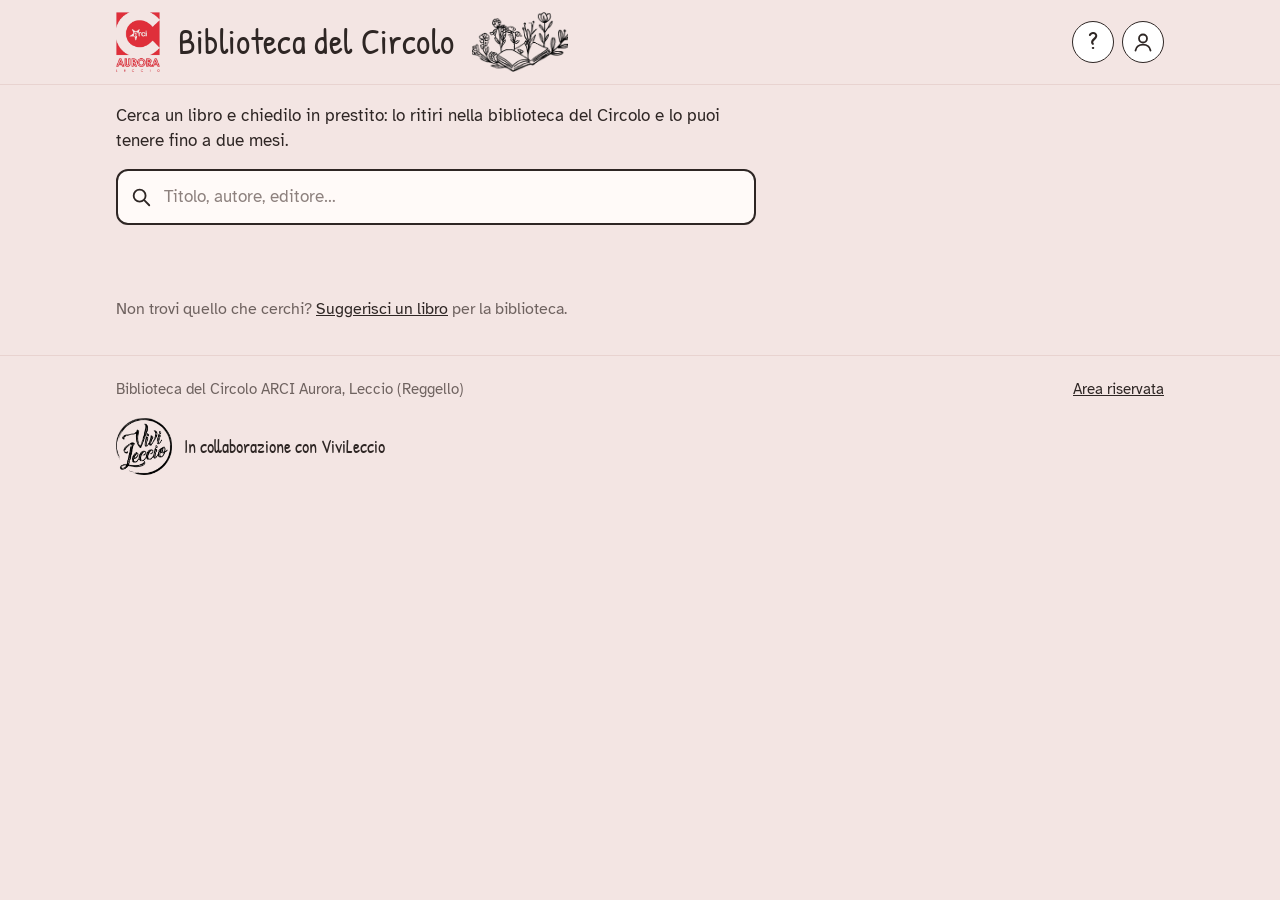
<file: index.html>
<!doctype html>
<html lang="it">
<head>
<meta charset="utf-8">
<meta name="viewport" content="width=device-width, initial-scale=1, interactive-widget=resizes-content">
<title>Biblioteca del Circolo ARCI Aurora — Leccio</title>
<meta name="description" content="Il catalogo della biblioteca del Circolo ARCI Aurora di Leccio: cerca un libro e chiedilo in prestito.">
<link rel="manifest" href="manifest.webmanifest">
<meta name="theme-color" content="#f3e5e3">
<link rel="icon" href="assets/icone/favicon-32.png" sizes="32x32" type="image/png">
<link rel="icon" href="assets/icone/favicon-16.png" sizes="16x16" type="image/png">
<link rel="apple-touch-icon" href="assets/icone/apple-touch-icon.png">
<meta name="apple-mobile-web-app-title" content="Biblioteca">
<meta name="mobile-web-app-capable" content="yes">
<meta name="apple-mobile-web-app-capable" content="yes">
<link rel="preconnect" href="https://fonts.googleapis.com">
<link rel="preconnect" href="https://fonts.gstatic.com" crossorigin>
<link href="https://fonts.googleapis.com/css2?family=Atkinson+Hyperlegible:ital,wght@0,400;0,700;1,400&family=Patrick+Hand&display=swap" rel="stylesheet">
<style>
:root{
  --rosa:#f3e5e3;        /* carta del materiale della biblioteca */
  --rosa-scuro:#e8d3d0;
  --pagina:#fffaf8;      /* bianco delle schede */
  --inchiostro:#2e2624;  /* tratto del disegno */
  --grigio:#6f6360;
  --rosso:#df2f3a;       /* rosso del logo Aurora */
  --verde:#2c7a55;
  --ambra:#a86a12;
  --mano:'Patrick Hand','Comic Neue',cursive;
  --testo:'Atkinson Hyperlegible',system-ui,sans-serif;
}
*{box-sizing:border-box}
html{-webkit-text-size-adjust:100%}
body{margin:0;background:var(--rosa);color:var(--inchiostro);font:400 1rem/1.5 var(--testo)}
img{max-width:100%;display:block}
button,input,select{font:inherit;color:inherit}
:focus-visible{outline:3px solid var(--rosso);outline-offset:2px}
[hidden]{display:none !important}
.contenitore{max-width:1080px;margin:0 auto;padding:0 16px}

/* ---------- barra in alto (resta ferma scorrendo) ---------- */
.testata{position:sticky;top:0;z-index:10;background:var(--rosa);border-bottom:1.5px solid var(--rosa-scuro)}
.testata .contenitore{display:flex;align-items:center;gap:10px}
.marchio{display:flex;align-items:center;gap:12px;height:66px;color:inherit;text-decoration:none;flex:1 1 auto;min-width:0}
/* area personale: cerchietto "profilo" sempre in vista nell'intestazione, pallino rosso quando c'è un avviso */
.profilo{position:relative;flex:none;width:42px;height:42px;border-radius:50%;border:1.5px solid var(--inchiostro);background:#fff;padding:0;cursor:pointer;display:grid;place-items:center;color:var(--inchiostro)}
.profilo svg{width:24px;height:24px;fill:none;stroke:currentColor;stroke-width:1.8;stroke-linecap:round;stroke-linejoin:round}
.testata .contenitore{gap:8px}
.domanda{text-decoration:none;font:400 1.6rem/1 var(--mano);padding-bottom:2px}
@media (max-width:600px){.marchio .disegno{display:none}}   /* sul telefono il posto va ai due bottoni */
@media (max-width:380px){.profilo{width:38px;height:38px}.marchio{gap:8px}}
.profilo .punto{position:absolute;top:-3px;right:-3px;width:14px;height:14px;border-radius:50%;background:var(--rosso);border:2px solid var(--rosa)}
.profilo .punto[hidden]{display:none}
.marchio img{height:46px;width:auto;flex:none}
.marchio .disegno{flex:0 1 auto;min-width:0;object-fit:contain;object-position:left center}
.marchio h1{font:400 clamp(1.35rem,6vw,2.2rem)/1 var(--mano);margin:0;white-space:nowrap;letter-spacing:.01em}
@media (min-width:760px){
  .marchio{height:84px;gap:18px}
  .marchio img{height:60px}
}

.intro{margin:18px 0 0;max-width:36em;font-size:1.05rem}

/* ---------- ricerca e filtri ---------- */
.ricerca{position:relative;margin:16px 0 14px;max-width:640px}
.ricerca svg{position:absolute;left:14px;top:50%;transform:translateY(-50%);width:22px;height:22px;stroke:var(--inchiostro)}
.ricerca input{width:100%;padding:13px 44px 13px 46px;border:2px solid var(--inchiostro);border-radius:12px;background:var(--pagina);font-size:1.08rem}
.ricerca input::placeholder{color:#8d817e}
.ricerca input:focus-visible{outline:2px solid var(--inchiostro);outline-offset:2px}
.ricerca input::-webkit-search-cancel-button{-webkit-appearance:none;appearance:none;display:none}
.ricerca .svuota{position:absolute;right:6px;top:50%;transform:translateY(-50%);border:0;background:none;width:36px;height:36px;border-radius:8px;font-size:1.4rem;line-height:1;cursor:pointer;color:var(--grigio)}
.ricerca .svuota[hidden]{display:none}


/* ---------- home a righe ---------- */
.righe{display:grid;grid-template-columns:minmax(0,1fr);padding:8px 0 40px}
.riga{padding:18px 0 14px;border-top:1.5px solid var(--rosa-scuro)}
.riga:first-child{border-top:0;padding-top:12px}
.riga{min-width:0}
.riga h2{display:flex;align-items:center;gap:8px;margin:0 0 10px;font:400 1.3rem/1.1 var(--mano)}
.riga h2 small{font:400 .88rem/1 var(--testo);color:var(--grigio);margin-left:2px}
.riga h2 a{margin-left:auto;font:400 .95rem/1 var(--testo);color:var(--inchiostro);white-space:nowrap}
.riga ul{list-style:none;margin:0 -16px;padding:4px 16px 8px;display:flex;gap:12px;overflow-x:auto;scroll-snap-type:x proximity;scroll-padding-inline:16px;scrollbar-width:none;-webkit-overflow-scrolling:touch}
.riga ul::-webkit-scrollbar{display:none}
.riga li{flex:0 0 31%;max-width:150px;scroll-snap-align:start}
@media (min-width:600px){.riga li{flex-basis:132px}}
.riga .ancora{display:flex;align-items:center;justify-content:center;text-align:center;aspect-ratio:2/3;border:1.5px dashed var(--inchiostro);border-radius:2px 5px 5px 2px;
  font:400 1.1rem/1.2 var(--mano);color:var(--inchiostro);text-decoration:none;padding:10px;background:transparent}
@media (min-width:760px){.riga ul{margin:0;padding:4px 0 8px;scroll-padding-inline:0}}

/* ---------- risultati ---------- */
.testa-risultati{padding-top:14px}
.indietro{border:0;background:none;padding:0;cursor:pointer;color:var(--grigio);text-decoration:underline;font-size:.95rem}
.titolo-risultati{margin:6px 0 2px;font:400 2.1rem/1.05 var(--mano)}
.titolo-risultati small{font:400 1rem/1 var(--testo);color:var(--grigio);margin-left:8px}
.scaffali{display:flex;gap:8px;overflow-x:auto;padding:10px 16px 12px;margin:0 -16px;scrollbar-width:none;scroll-padding-inline:16px}
.scaffali::-webkit-scrollbar{display:none}
.scaffali button{flex:none;border:1.5px solid var(--inchiostro);background:transparent;border-radius:8px;padding:3px 12px 4px;font:400 1.1rem/1.3 var(--mano);cursor:pointer;white-space:nowrap}
.scaffali button[aria-pressed="true"]{background:var(--inchiostro);color:var(--pagina)}
@media (min-width:760px){.scaffali{flex-wrap:wrap;overflow:visible;margin:0;padding:10px 0 12px}}

.barra{display:flex;flex-wrap:wrap;align-items:center;gap:10px 18px;padding:8px 0 14px;border-bottom:1.5px solid var(--rosa-scuro)}
.barra label{display:inline-flex;align-items:center;gap:8px}
.interruttore{display:inline-flex;align-items:center;gap:8px;cursor:pointer;user-select:none}
.interruttore input{appearance:none;width:40px;height:24px;border-radius:12px;background:var(--rosa-scuro);border:1.5px solid var(--inchiostro);position:relative;cursor:pointer;margin:0;transition:background .15s}
.interruttore input::after{content:"";position:absolute;top:2px;left:2px;width:17px;height:17px;border-radius:50%;background:var(--pagina);border:1.5px solid var(--inchiostro);transition:transform .15s}
.interruttore input:checked{background:var(--verde)}
.interruttore input:checked::after{transform:translateX(16px)}
.barra select{border:1.5px solid var(--inchiostro);border-radius:8px;background:var(--pagina);padding:4px 8px;margin-left:auto}
.conteggio{flex-basis:100%;color:var(--grigio);font-size:.92rem}
@media (min-width:760px){.barra select{margin-left:0}.conteggio{flex-basis:auto;margin-left:auto;font-size:1rem}}

/* ---------- griglia dei libri: 3 colonne su telefono ---------- */
.libri{list-style:none;margin:0;padding:20px 0 40px;display:grid;grid-template-columns:repeat(3,minmax(0,1fr));gap:22px 12px}
@media (min-width:600px){.libri{grid-template-columns:repeat(auto-fill,minmax(118px,1fr));gap:28px 20px}}
.libro{display:block;width:100%;text-align:left;background:none;border:0;padding:0;cursor:pointer}
.libro .copertina{transition:transform .15s}
.libro:hover .copertina{transform:translateY(-3px)}
.libro h2{font:700 .86rem/1.25 var(--testo);margin:8px 0 0;display:-webkit-box;-webkit-line-clamp:2;-webkit-box-orient:vertical;overflow:hidden}
@media (min-width:600px){.libro h2{font-size:.92rem}}

/* copertina: immagine se c'è, altrimenti disegnata col colore dello scaffale.
   Il testo si ridimensiona con la larghezza della copertina (unità cqi). */
.copertina{position:relative;container-type:inline-size;aspect-ratio:2/3;border-radius:2px 5px 5px 2px;overflow:hidden;color:var(--inchiostro);
  background:color-mix(in srgb,var(--c,#888) 16%,var(--pagina));border:1.5px solid var(--inchiostro);box-shadow:2px 3px 0 var(--rosa-scuro)}
.copertina::before{content:"";position:absolute;inset:0 auto 0 0;width:11%;background:var(--c,#888);border-right:1.5px solid var(--inchiostro)}
.copertina .t{position:absolute;left:20%;right:8%;top:10%;font:400 14.5cqi/1.05 var(--mano);overflow-wrap:break-word;hyphens:auto}
.copertina .a{position:absolute;left:20%;right:8%;bottom:8%;font-size:8.5cqi;line-height:1.2;color:var(--grigio)}
.copertina img{position:absolute;inset:0;width:100%;height:100%;object-fit:cover;background:var(--pagina)}
/* libro non disponibile: copertina velata e fascia in basso */
.copertina.occupato::after{content:"";position:absolute;inset:0;background:rgba(243,229,227,.55)}
.copertina .fascia{position:absolute;z-index:1;left:0;right:0;bottom:0;background:var(--inchiostro);color:var(--pagina);font:700 .7rem/1 var(--testo);padding:6px 4px;text-align:center}

.miei-gruppo{margin:14px 0 0}
.miei-gruppo h3{font:400 1.35rem/1.1 var(--mano);margin:0 0 6px}
.miei-riga{display:grid;grid-template-columns:52px 1fr;gap:12px;align-items:center;padding:10px 0;border-top:1px solid var(--rosa-scuro)}
.miei-riga .copertina{width:52px}
.miei-riga .copertina .t,.miei-riga .copertina .a{display:none}
.miei-riga b{display:block}
.miei-riga span{color:var(--grigio);font-size:.92rem}
.miei-riga span.scaduto{color:var(--rosso);font-weight:700}
.miei-numeri{display:flex;gap:18px;margin:4px 0 8px;font:400 1.1rem/1.2 var(--mano)}
.miei-numeri b{font-size:1.9rem;color:var(--rosso);font-weight:400;display:block;line-height:1}
.suggerisci{padding:10px 0 34px;color:var(--grigio)}
.suggerisci p{margin:0}
.suggerisci .link,.messaggio .link{border:0;background:none;padding:0;font:inherit;color:var(--inchiostro);text-decoration:underline;cursor:pointer}
.titolo-desiderio{font:400 1.9rem/1.05 var(--mano);margin:4px 36px 4px 0}
.sotto-desiderio{margin:0 0 14px;color:var(--grigio);max-width:46ch}
.messaggio{padding:40px 0 60px;max-width:34em}
.messaggio h2{font:400 1.8rem/1.1 var(--mano);margin:0 0 6px}
.messaggio p{margin:0;color:var(--grigio)}

/* ---------- scheda del libro ---------- */
dialog{border:0;padding:0;background:var(--pagina);color:var(--inchiostro);width:min(680px,100%);max-height:92vh;max-height:92dvh;overflow:auto;overscroll-behavior:contain;
  border-radius:16px;box-shadow:0 20px 60px rgba(46,38,36,.35)}
dialog::backdrop{background:rgba(46,38,36,.45)}
.maniglia{display:none}
@media (max-width:640px){
  dialog{margin:auto 0 0;max-width:100%;border-radius:16px 16px 0 0;max-height:94vh;max-height:94dvh;touch-action:pan-y}
  dialog.trascinata{transition:none}
  .maniglia{display:block;position:sticky;top:0;z-index:3;height:22px;background:var(--pagina)}
  .maniglia::after{content:"";position:absolute;left:50%;top:8px;width:40px;height:5px;border-radius:3px;background:var(--rosa-scuro);transform:translateX(-50%)}
  .scheda{padding-top:6px}
}
@media (prefers-reduced-motion:no-preference){
  dialog[open]{animation:entra .2s ease-out}
  @keyframes entra{from{opacity:0;transform:translateY(16px)}to{opacity:1;transform:none}}
}
.scheda{padding:20px 20px 26px;position:relative}
.scheda:has(form.richiesta){padding-bottom:0}
.chiudi{position:absolute;top:10px;right:10px;border:0;background:var(--rosa);width:40px;height:40px;border-radius:50%;font-size:1.5rem;line-height:1;cursor:pointer}
.scheda-testa{display:grid;grid-template-columns:110px 1fr;gap:18px;align-items:start;padding-right:36px}
@media (min-width:640px){.scheda-testa{grid-template-columns:150px 1fr}}
.scheda h2{font:400 1.9rem/1.05 var(--mano);margin:2px 0 6px}
.scheda .autori{margin:0 0 10px;font-size:1.05rem}
.dati{margin:0;display:grid;grid-template-columns:auto 1fr;gap:2px 12px;font-size:.92rem}
.dati dt{color:var(--grigio)}
.dati dd{margin:0}
.stato{display:inline-flex;align-items:center;gap:6px;margin-top:8px;font-size:.92rem}
.stato::before{content:"";width:9px;height:9px;border-radius:50%;background:currentColor}
.stato.disponibile{color:var(--verde)}
.stato.prenotato{color:var(--ambra)}
.stato.in-prestito{color:var(--grigio)}
.trama{margin:18px 0 0;max-width:62ch}
.cuore{display:inline-flex;align-items:center;gap:8px;margin:12px 0 0;padding:6px 12px 6px 8px;border:1.5px solid var(--inchiostro);border-radius:999px;background:#fff;color:var(--inchiostro);font:400 1.05rem/1 var(--mano);cursor:pointer}
.cuore svg{width:20px;height:20px;fill:none;stroke:var(--rosso);stroke-width:2.2;stroke-linejoin:round;transition:transform .15s}
.cuore[aria-pressed="true"]{background:var(--rosa);border-color:var(--rosa-scuro)}
.cuore[aria-pressed="true"] svg{fill:var(--rosso)}
.cuore:active svg{transform:scale(1.25)}

.dove{margin:22px 0 0;padding:14px 14px 16px;background:var(--rosa);border-radius:12px}
.dove h3{font:400 1.45rem/1.1 var(--mano);margin:0 0 10px}
.mappa{display:grid;grid-template-columns:repeat(2,1fr);gap:4px;border:2px solid var(--inchiostro);border-radius:4px;padding:4px;background:var(--pagina)}
@media (min-width:640px){.mappa{grid-template-columns:repeat(4,1fr)}}
/* mappa fisica: una colonna per scaffalatura, i ripiani dall'alto in basso */
.mappa.fisica{grid-template-columns:repeat(var(--colonne),1fr);gap:0 10px;padding:6px 8px;overflow-x:auto}
.mappa.fisica span{min-height:2.2em;font-size:.88rem;border-bottom:2.5px solid var(--inchiostro);padding:4px 5px 5px}
.mappa.fisica span:empty{border-bottom-color:var(--rosa-scuro)}
.mappa.fisica b{grid-row:1;font:400 .95rem/1.2 var(--mano);color:var(--grigio);text-align:center;padding-bottom:4px}
.mappa span{padding:6px 6px 7px;font:400 .98rem/1.1 var(--mano);color:var(--grigio);border-bottom:2px solid var(--rosa-scuro);min-height:2.6em;display:flex;align-items:flex-end}
.mappa span.qui{background:var(--rosso);color:#fff;border-color:var(--inchiostro);border-radius:3px}

.prestito{margin-top:22px}
.prestito > p{margin:0 0 12px;max-width:52ch}
.bottone{display:inline-block;border:2px solid var(--inchiostro);background:var(--inchiostro);color:var(--pagina);border-radius:10px;padding:11px 20px;font-weight:700;cursor:pointer;text-decoration:none;text-align:center}
.bottone.chiaro{background:transparent;color:var(--inchiostro)}
.bottone[disabled]{opacity:.6;cursor:wait}

/* form di richiesta: i bottoni restano attaccati in fondo alla scheda, anche con la tastiera aperta */
form.richiesta{display:grid;gap:12px;scroll-margin-top:12px}
form.richiesta h3{font:400 1.6rem/1.1 var(--mano);margin:0}
form.richiesta .nota{margin:-6px 0 2px;color:var(--grigio);font-size:.95rem}
form.richiesta label{display:grid;gap:4px;font-size:.92rem;color:var(--grigio);max-width:440px}
form.richiesta input{border:1.5px solid var(--inchiostro);border-radius:8px;padding:10px 12px;background:#fff;color:var(--inchiostro);font-size:1rem}
form.richiesta input:focus-visible{outline:2px solid var(--inchiostro);outline-offset:1px}
form.richiesta input[aria-invalid="true"]{border-color:var(--rosso);box-shadow:inset 0 0 0 1px var(--rosso)}
.esito{margin:0;font-size:.95rem}
.esito:empty{display:none}
.esito.errore{color:var(--rosso)}
form.richiesta .azioni .esito{flex-basis:100%}
.a-destra{display:flex;justify-content:flex-end}
form.richiesta .azioni{position:sticky;bottom:0;z-index:2;display:flex;flex-wrap:wrap;justify-content:flex-end;gap:10px;margin:2px -20px 0;padding:12px 20px calc(14px + env(safe-area-inset-bottom));
  background:var(--pagina);border-top:1.5px solid var(--rosa-scuro)}
form.richiesta .azioni [type="submit"]{min-width:200px}
.fatto{padding:14px;border:2px solid var(--verde);border-radius:12px}
.fatto h3{font:400 1.5rem/1.1 var(--mano);margin:0 0 4px;color:var(--verde)}
.fatto p{margin:0}

/* ---------- lente flottante: compare quando la ricerca esce dallo schermo ---------- */
.lente{position:fixed;z-index:20;right:18px;bottom:calc(20px + env(safe-area-inset-bottom));width:58px;height:58px;border-radius:50%;
  display:grid;place-items:center;border:2px solid var(--inchiostro);background:#f7d5d1;cursor:pointer;
  box-shadow:4px 5px 12px rgba(46,38,36,.32);opacity:0;transform:translateY(12px) scale(.9);pointer-events:none;transition:opacity .18s,transform .18s}
.lente.visibile{opacity:1;transform:none;pointer-events:auto}
.lente svg{width:26px;height:26px;stroke:var(--inchiostro)}
.lente:active{transform:scale(.94)}
@media (prefers-reduced-motion:reduce){.lente{transition:none}}
@media (min-width:760px){.lente{right:28px;bottom:28px}}

/* ---------- piede ---------- */
.piede{border-top:1.5px solid var(--rosa-scuro);padding:22px 0 30px;font-size:.92rem;color:var(--grigio)}
.piede .contenitore{display:flex;flex-wrap:wrap;gap:8px 24px;justify-content:space-between;align-items:center}
.piede a{color:var(--inchiostro)}
.piede .collaborazione{justify-content:flex-start;gap:12px;margin-top:18px;color:var(--inchiostro);font:400 1.1rem/1.2 var(--mano)}
.piede .collaborazione img{width:56px;height:auto;flex:none}
.installa{border:1.5px solid var(--inchiostro);background:var(--pagina);border-radius:8px;padding:6px 12px;cursor:pointer;font-size:.92rem}
.avviso-demo{background:var(--inchiostro);color:var(--pagina);text-align:center;font-size:.85rem;padding:6px 16px}
</style>
</head>
<body>

<div class="avviso-demo" id="avviso-demo" hidden>Anteprima con libri di prova: il catalogo vero arriverà dal foglio Google.</div>

<header class="testata">
  <div class="contenitore">
    <a class="marchio" href="./">
      <img src="assets/logo-aurora.png" alt="Circolo ARCI Aurora Leccio">
      <h1>Biblioteca del Circolo</h1>
      <img class="disegno" src="assets/icona-biblioteca.png" alt="">
    </a>
    <a class="profilo domanda" href="aiuto.html" aria-label="Come funziona" title="Come funziona">?</a>
    <button class="profilo" type="button" id="apri-miei" aria-label="I miei libri" title="I miei libri">
      <svg viewBox="0 0 24 24" aria-hidden="true"><circle cx="12" cy="8.5" r="4"/><path d="M4.5 20.5c.8-3.8 3.9-5.8 7.5-5.8s6.7 2 7.5 5.8"/></svg>
      <span class="punto" id="miei-punto" hidden></span>
    </button>
  </div>
</header>

<main class="contenitore">
  <p class="intro">Cerca un libro e chiedilo in prestito: lo ritiri nella biblioteca del Circolo e lo puoi tenere fino a due mesi.</p>

  <div class="ricerca" role="search">
    <svg viewBox="0 0 24 24" fill="none" stroke-width="2" stroke-linecap="round" aria-hidden="true"><circle cx="10.5" cy="10.5" r="6.5"/><path d="M15.5 15.5 21 21"/></svg>
    <input id="q" type="search" placeholder="Titolo, autore, editore…" aria-label="Cerca nel catalogo" autocomplete="off" enterkeyhint="search">
    <button class="svuota" id="svuota" type="button" aria-label="Cancella la ricerca" hidden>×</button>
  </div>


  <!-- home: una riga per scaffale, da scorrere in orizzontale -->
  <section class="righe" id="righe"></section>

  <!-- risultati: ricerca o singolo scaffale -->
  <div class="risultati" id="risultati" hidden>
  <div class="testa-risultati">
    <button class="indietro" type="button" id="indietro">← Tutti gli scaffali</button>
    <h2 class="titolo-risultati" id="titolo-risultati"></h2>
  </div>
  <nav class="scaffali" id="scaffali" aria-label="Scaffali"></nav>
  <div class="barra">
    <label class="interruttore"><input type="checkbox" id="disponibili"> Solo disponibili</label>
    <select id="ordine" aria-label="Ordina">
      <option value="recenti">Ultimi arrivati</option>
      <option value="titolo">Per titolo</option>
      <option value="autore">Per autore</option>
    </select>
    <span class="conteggio" id="conteggio" aria-live="polite"></span>
  </div>

  <ul class="libri" id="libri"></ul>
  <div class="messaggio" id="messaggio" hidden></div>
  </div>

  <section class="suggerisci">
    <p>Non trovi quello che cerchi? <button class="link" type="button" id="apri-desiderio">Suggerisci un libro</button> per la biblioteca.</p>
  </section>
</main>

<dialog id="dialogo-miei" aria-labelledby="miei-titolo">
  <div class="maniglia" aria-hidden="true"></div>
  <div class="scheda">
    <button class="chiudi" type="button" aria-label="Chiudi" data-chiudi-miei>×</button>
    <h2 id="miei-titolo" class="titolo-desiderio">I miei libri</h2>
    <div id="miei"></div>
  </div>
</dialog>

<dialog id="dialogo-desiderio" aria-labelledby="desiderio-titolo">
  <div class="maniglia" aria-hidden="true"></div>
  <div class="scheda">
    <button class="chiudi" type="button" aria-label="Chiudi" data-chiudi-desiderio>×</button>
    <h2 id="desiderio-titolo" class="titolo-desiderio">Suggerisci un libro</h2>
    <p class="sotto-desiderio">Un libro che vorresti trovare in biblioteca. La bibliotecaria lo riceve e, se arriva, lo vedi nel catalogo.</p>
    <form class="richiesta" id="form-desiderio" novalidate>
      <label>Titolo<input name="titolo" required autocomplete="off"></label>
      <label>Autore<input name="autore" autocomplete="off"></label>
      <label>Perché lo consigli, o altre note<input name="nota" autocomplete="off"></label>
      <label>Il tuo nome (facoltativo)<input name="nome" autocomplete="name"></label>
      <label>Email, se vuoi sapere quando arriva (facoltativa)<input name="email" type="email" autocomplete="email" inputmode="email"></label>
      <div class="azioni">
        <p class="esito" id="esito-desiderio" aria-live="polite"></p>
        <button class="bottone" type="submit">Invia il suggerimento</button>
      </div>
    </form>
  </div>
</dialog>

<footer class="piede">
  <div class="contenitore">
    <span>Biblioteca del Circolo ARCI Aurora, Leccio (Reggello)</span>
    <button class="installa" type="button" id="installa" hidden>Installa l'app sul telefono</button>
    <a href="admin.html">Area riservata</a>
  </div>
  <div class="contenitore collaborazione">
    <img src="assets/logo-vivileccio.png" alt="ViviLeccio" width="56" height="57">
    <span>In collaborazione con ViviLeccio</span>
  </div>
</footer>

<button class="lente" id="lente" type="button" aria-label="Cerca un libro" tabindex="-1">
  <svg viewBox="0 0 24 24" fill="none" stroke-width="2.2" stroke-linecap="round" aria-hidden="true"><circle cx="10.5" cy="10.5" r="6.5"/><path d="M15.5 15.5 21 21"/></svg>
</button>

<dialog id="dialogo" aria-labelledby="scheda-titolo">
  <div class="maniglia" id="maniglia" aria-hidden="true"></div>
  <div class="scheda" id="scheda"></div>
</dialog>

<script>
/* ================= IMPOSTAZIONI ================= */
const API_URL = "https://script.google.com/macros/s/AKfycby-9mfOH8GR7sk716ybS6NWo-8Q4LF_VZXZs0Xj7svTZI3io9WxKG9DedNnM7yjM3Ll/exec";   // URL della web app Apps Script (finisce con /exec). Vuoto = libri di prova.

/* Colore delle copertine disegnate, per scaffale (le categorie nuove prendono un colore dalla lista) */
const COLORI_SCAFFALE = {
  "Albi illustrati": "#c98a1c",
  "Narrativa ragazzi": "#2f6690",
  "Fantasy e avventura": "#5a4a8c",
  "Fumetti e graphic novel": "#df2f3a",
  "Gialli e mistero": "#2f4d4a",
  "Divulgazione": "#3f7a52",
  "Classici": "#8a3a3a",
  "Narrativa adulti": "#6b5547"
};
const COLORI_RISERVA = ["#2f6690", "#5a4a8c", "#3f7a52", "#8a3a3a", "#c98a1c", "#2f4d4a", "#6b5547"];

/* ================= LIBRI DI PROVA (usati solo se API_URL è vuoto) ================= */
const PROVA = {
  categorie: Object.keys(COLORI_SCAFFALE),
  libri: [
    { id:"L0001", isbn:"9788804776352", titolo:"Il barone rampante", autori:"Italo Calvino", editore:"Mondadori", anno:"2023", categoria:"Classici", stato:"disponibile", data_inserimento:"2026-09-02",
      copertina:"https://covers.openlibrary.org/b/isbn/9788804776352-M.jpg?default=false",
      trama:"Cosimo, dodici anni, sale su un albero per protesta e decide di non scendere più: da lassù vive tutta la sua vita." },
    { id:"L0002", isbn:"9788833842424", titolo:"L'oppio di Firenze capitale", autori:"Sergio Calamandrei", editore:"Pontecorboli Editore", anno:"2025", categoria:"Gialli e mistero", stato:"in prestito", data_inserimento:"2026-09-02",
      copertina:"https://covers.openlibrary.org/b/isbn/9788833842424-M.jpg?default=false",
      trama:"La prima avventura di Sabatino Arturi nella Firenze capitale d'Italia." },
    { id:"L0003", isbn:"9788804772118", titolo:"Le città invisibili", autori:"Italo Calvino", editore:"Mondadori", anno:"2022", categoria:"Classici", stato:"disponibile", data_inserimento:"2026-09-02",
      copertina:"https://covers.openlibrary.org/b/isbn/9788804772118-M.jpg?default=false",
      trama:"Marco Polo racconta a Kublai Khan le città che ha visitato. O forse le inventa." },
    { id:"L0004", titolo:"Wonder", autori:"R.J. Palacio", editore:"Giunti", anno:"2013", categoria:"Narrativa ragazzi", stato:"disponibile", data_inserimento:"2026-10-10",
      trama:"Auggie ha dieci anni e un volto diverso da tutti. Quest'anno, per la prima volta, va a scuola." },
    { id:"L0005", titolo:"Il piccolo principe", autori:"Antoine de Saint-Exupéry", editore:"Bompiani", anno:"2015", categoria:"Classici", stato:"prenotato", data_inserimento:"2026-09-12",
      trama:"Un aviatore precipitato nel deserto incontra un bambino arrivato da un piccolissimo pianeta." },
    { id:"L0006", titolo:"Harry Potter e la pietra filosofale", autori:"J.K. Rowling", editore:"Salani", anno:"2014", categoria:"Fantasy e avventura", stato:"in prestito", data_inserimento:"2026-09-12",
      trama:"Il giorno del suo undicesimo compleanno Harry scopre di essere un mago." },
    { id:"L0007", titolo:"La storia infinita", autori:"Michael Ende", editore:"Longanesi", anno:"2018", categoria:"Fantasy e avventura", stato:"disponibile", data_inserimento:"2026-09-20",
      trama:"Bastiano ruba un libro e, leggendolo, si accorge che il regno di Fantàsia ha bisogno di lui." },
    { id:"L0008", titolo:"Momo", autori:"Michael Ende", editore:"Longanesi", anno:"2019", categoria:"Fantasy e avventura", stato:"disponibile", data_inserimento:"2026-09-20",
      trama:"Una bambina che sa ascoltare sfida gli Uomini Grigi, che rubano il tempo alle persone." },
    { id:"L0009", titolo:"Matilde", autori:"Roald Dahl", editore:"Salani", anno:"2016", categoria:"Narrativa ragazzi", stato:"disponibile", data_inserimento:"2026-09-15",
      trama:"Matilde legge tutto, è un genio e ha due genitori che non se ne accorgono. E poi c'è la preside." },
    { id:"L0010", titolo:"Il GGG", autori:"Roald Dahl", editore:"Salani", anno:"2016", categoria:"Narrativa ragazzi", stato:"disponibile", data_inserimento:"2026-09-15",
      trama:"Sofia viene rapita da un gigante: per fortuna è il Grande Gigante Gentile." },
    { id:"L0011", titolo:"Diario di una schiappa", autori:"Jeff Kinney", editore:"Il Castoro", anno:"2009", categoria:"Narrativa ragazzi", stato:"prenotato", data_inserimento:"2026-10-05",
      trama:"Il primo anno di medie di Greg Heffley, raccontato da lui, con i suoi disegni." },
    { id:"L0012", titolo:"Storia di una gabbianella e del gatto che le insegnò a volare", autori:"Luis Sepúlveda", editore:"Salani", anno:"2010", categoria:"Narrativa ragazzi", stato:"disponibile", data_inserimento:"2026-09-28",
      trama:"Il gatto Zorba promette a una gabbiana di covare il suo uovo e di insegnare a volare al piccolo." },
    { id:"L0013", titolo:"Il ladro di fulmini", autori:"Rick Riordan", editore:"Mondadori", anno:"2010", categoria:"Fantasy e avventura", stato:"disponibile", data_inserimento:"2026-10-12",
      trama:"Percy Jackson scopre di essere figlio di un dio greco e ha dieci giorni per evitare una guerra sull'Olimpo." },
    { id:"L0014", titolo:"Hunger Games", autori:"Suzanne Collins", editore:"Mondadori", anno:"2009", categoria:"Fantasy e avventura", stato:"in prestito", data_inserimento:"2026-10-01",
      trama:"Katniss prende il posto della sorella nei giochi in cui ventiquattro ragazzi devono sopravvivere." },
    { id:"L0015", titolo:"Smile", autori:"Raina Telgemeier", editore:"Il Castoro", anno:"2016", categoria:"Fumetti e graphic novel", stato:"disponibile", data_inserimento:"2026-10-14",
      trama:"A dodici anni Raina cade e si rompe i denti davanti: comincia una lunga storia di apparecchi e amicizie." },
    { id:"L0016", titolo:"Bone. Fuori da Boneville", autori:"Jeff Smith", editore:"BAO Publishing", anno:"2016", categoria:"Fumetti e graphic novel", stato:"disponibile", data_inserimento:"2026-10-14",
      trama:"Tre cugini cacciati da Boneville si perdono in una valle piena di misteri." },
    { id:"L0017", titolo:"Asterix il gallico", autori:"René Goscinny, Albert Uderzo", editore:"Panini", anno:"2019", categoria:"Fumetti e graphic novel", stato:"disponibile", data_inserimento:"2026-09-25",
      trama:"Un piccolo villaggio di Galli resiste ancora e sempre all'invasore romano." },
    { id:"L0018", titolo:"Il Gruffalò", autori:"Julia Donaldson, Axel Scheffler", editore:"Emme Edizioni", anno:"2017", categoria:"Albi illustrati", stato:"disponibile", data_inserimento:"2026-09-30",
      trama:"Un topo attraversa il bosco e, per non farsi mangiare, si inventa un mostro. Che poi incontra." },
    { id:"L0019", titolo:"Nel paese dei mostri selvaggi", autori:"Maurice Sendak", editore:"Adelphi", anno:"2018", categoria:"Albi illustrati", stato:"disponibile", data_inserimento:"2026-09-30",
      trama:"Max, mandato a letto senza cena, parte per l'isola dei mostri selvaggi e ne diventa il re." },
    { id:"L0020", titolo:"Storie della buonanotte per bambine ribelli", autori:"Elena Favilli, Francesca Cavallo", editore:"Mondadori", anno:"2017", categoria:"Divulgazione", stato:"prenotato", data_inserimento:"2026-10-08",
      trama:"Cento ritratti di donne che hanno cambiato il loro tempo, ognuno in una pagina." },
    { id:"L0021", titolo:"Il mondo di Sofia", autori:"Jostein Gaarder", editore:"Longanesi", anno:"2016", categoria:"Divulgazione", stato:"disponibile", data_inserimento:"2026-10-08",
      trama:"Sofia trova nella cassetta della posta due domande: chi sei? da dove viene il mondo? Comincia così la storia della filosofia." },
    { id:"L0022", titolo:"Il diario di Anna Frank", autori:"Anna Frank", editore:"Einaudi", anno:"2014", categoria:"Classici", stato:"disponibile", data_inserimento:"2026-09-18",
      trama:"Il diario scritto da Anna nei due anni passati nascosta con la famiglia ad Amsterdam." },
    { id:"L0023", titolo:"Il buio oltre la siepe", autori:"Harper Lee", editore:"Feltrinelli", anno:"2015", categoria:"Narrativa adulti", stato:"disponibile", data_inserimento:"2026-09-18",
      trama:"Scout racconta l'estate in cui suo padre, avvocato, difese un uomo nero accusato ingiustamente." },
    { id:"L0024", titolo:"La profezia dell'armadillo", autori:"Zerocalcare", editore:"BAO Publishing", anno:"2012", categoria:"Fumetti e graphic novel", stato:"in prestito", data_inserimento:"2026-10-16",
      trama:"Zero, il suo armadillo e i pensieri di chi ha da poco perso un'amica d'infanzia." }
  ]
};

/* ================= CODICE ================= */
const CHIAVE_CACHE = "biblioteca-aurora-catalogo";
const $ = s => document.querySelector(s);
const esc = s => String(s ?? "").replace(/[&<>"']/g, c => ({ "&":"&amp;", "<":"&lt;", ">":"&gt;", '"':"&quot;", "'":"&#39;" }[c]));
const norm = s => String(s ?? "").normalize("NFD").replace(/[̀-ͯ]/g, "").toLowerCase();
const chiaveTitolo = t => norm(t).replace(/^(il|lo|la|i|gli|le|un|uno|una)\s+|^(l|un)'\s*/, "");   // ignora l'articolo iniziale
const ETICHETTA_STATO = { "disponibile":"Disponibile", "prenotato":"Prenotato", "in prestito":"In prestito" };
const classeStato = s => String(s || "").replace(" ", "-");

let LIBRI = [], CATEGORIE = [];
const filtro = { q:"", categoria:"", soloDisponibili:false, ordine:"recenti" };

function colore(cat) {
  if (COLORI_SCAFFALE[cat]) return COLORI_SCAFFALE[cat];
  let h = 0; for (const c of String(cat)) h = (h * 31 + c.charCodeAt(0)) >>> 0;
  return COLORI_RISERVA[h % COLORI_RISERVA.length];
}

// conFascia: nella griglia i libri non disponibili hanno la copertina velata e la scritta in basso
function copertina(l, conFascia) {
  const occupato = conFascia && l.stato !== "disponibile";
  return `<div class="copertina ${occupato ? "occupato" : ""}" style="--c:${colore(l.categoria)}" aria-hidden="true">
    <span class="t">${esc(l.titolo)}</span><span class="a">${esc(l.autori)}</span>
    ${l.copertina ? `<img src="${esc(l.copertina)}" alt="" loading="lazy">` : ""}
    ${occupato ? `<span class="fascia">${ETICHETTA_STATO[l.stato] || esc(l.stato)}</span>` : ""}
  </div>`;
}
// se l'immagine non si carica resta la copertina disegnata
document.addEventListener("error", e => { if (e.target.matches?.(".copertina img")) e.target.remove(); }, true);

/* ---------- caricamento ---------- */
async function carica() {
  if (!API_URL) { $("#avviso-demo").hidden = false; usa(PROVA); return; }
  let salvato = null;
  try { salvato = JSON.parse(localStorage.getItem(CHIAVE_CACHE)); } catch {}
  if (salvato?.libri) usa(salvato);   // mostra subito l'ultima copia, poi aggiorna
  else messaggio("Carico il catalogo…", "La prima apertura può richiedere qualche secondo.");
  try {
    const r = await fetch(API_URL + "?azione=catalogo", { cache: "no-store" });
    const d = await r.json();
    if (!d.ok) throw new Error(d.errore);
    usa(d);
    try { localStorage.setItem(CHIAVE_CACHE, JSON.stringify({ libri: d.libri, categorie: d.categorie })); } catch {}
  } catch (err) {
    console.error(err);
    if (!salvato) messaggio("Il catalogo non si è caricato", "Ricarica la pagina tra qualche secondo.");
  }
}

function usa(d) {
  LIBRI = (d.libri || []).map(l => ({ ...l, _testo: norm([l.titolo, l.autori, l.editore, l.isbn, l.categoria, l.collana, l.genere].join(" ")) }));
  const usate = [...new Set(LIBRI.map(l => l.categoria).filter(Boolean))];
  CATEGORIE = (d.categorie?.length ? d.categorie : usate).filter(c => usate.includes(c));
  MAPPA = d.mappa || null;
  ORARI = d.orari || "";
  if (filtro.categoria && !CATEGORIE.includes(filtro.categoria)) filtro.categoria = "";
  $("#q").placeholder = LIBRI.length ? `Cerca tra ${LIBRI.length} libri…` : "Titolo, autore, editore…";
  disegna();
  apriDaIndirizzo();
}

/* ---------- home a righe: ultimi arrivati, poi uno scaffale per riga ---------- */
const PER_RIGA = 12;
const recenti = (a, b) => String(b.data_inserimento || "").localeCompare(String(a.data_inserimento || "")) || String(b.id).localeCompare(String(a.id));
function tessera(l) {
  return `<li><button class="libro" type="button" data-id="${esc(l.id)}" aria-label="${esc(l.titolo)}, ${esc(l.autori)}: ${ETICHETTA_STATO[l.stato] || esc(l.stato)}">
    ${copertina(l, true)}<h2>${esc(l.titolo)}</h2></button></li>`;
}
function disegnaRighe() {
  const righe = [{ nome: "Ultimi arrivati", cat: "", libri: [...LIBRI].sort(recenti) }]
    .concat(CATEGORIE.map(c => ({ nome: c, cat: c, libri: LIBRI.filter(l => l.categoria === c).sort(recenti) })))
    .filter(r => r.libri.length);
  $("#righe").innerHTML = righe.map(r => `
    <section class="riga" aria-label="${esc(r.nome)}">
      <h2>${esc(r.nome)} <small>${r.libri.length} libri</small>${r.cat ? `<a href="#scaffale=${encodeURIComponent(r.cat)}" data-cat="${esc(r.cat)}">Vedi tutti →</a>` : ""}</h2>
      <ul>${r.libri.slice(0, PER_RIGA).map(tessera).join("")}
        ${r.cat && r.libri.length > PER_RIGA ? `<li><a class="ancora" href="#scaffale=${encodeURIComponent(r.cat)}" data-cat="${esc(r.cat)}">Tutti i ${r.libri.length} libri<br>di ${esc(r.nome)} →</a></li>` : ""}
      </ul>
    </section>`).join("");
}

function risultati() {
  const parole = norm(filtro.q).split(/\s+/).filter(Boolean);
  const cifre = filtro.q.replace(/[\s-]/g, "");
  const r = LIBRI.filter(l =>
    (!filtro.categoria || l.categoria === filtro.categoria) &&
    (!filtro.soloDisponibili || l.stato === "disponibile") &&
    (parole.every(p => l._testo.includes(p)) || (/^\d{4,}$/.test(cifre) && String(l.isbn || "").includes(cifre))));
  const perTitolo = (a, b) => chiaveTitolo(a.titolo).localeCompare(chiaveTitolo(b.titolo), "it");
  const cmp = {
    titolo: perTitolo,
    autore: (a, b) => norm(a.autori).localeCompare(norm(b.autori), "it") || perTitolo(a, b),
    recenti: (a, b) => String(b.data_inserimento || "").localeCompare(String(a.data_inserimento || "")) || String(b.id).localeCompare(String(a.id))
  }[filtro.ordine];
  return r.sort(cmp);
}

function disegna() {
  const home = !filtro.q && !filtro.categoria;
  $("#righe").hidden = !home;
  $("#risultati").hidden = home;
  if (home) { disegnaRighe(); $("#messaggio").hidden = true; return; }
  const r = risultati();
  const disp = r.filter(l => l.stato === "disponibile").length;
  const nScaffale = filtro.categoria ? LIBRI.filter(l => l.categoria === filtro.categoria).length : 0;
  $("#titolo-risultati").innerHTML = filtro.q ? `Risultati per «${esc(filtro.q)}»` : `${esc(filtro.categoria)} <small>${nScaffale} libri</small>`;
  $("#scaffali").hidden = !!filtro.q;   // i bottoni degli scaffali solo nella vista scaffale
  $("#scaffali").innerHTML = ["", ...CATEGORIE].map(c =>
    `<button type="button" data-cat="${esc(c)}" aria-pressed="${filtro.categoria === c}">${c ? esc(c) : "Tutti"}</button>`).join("");
  $("#conteggio").textContent = r.length === 1 ? "1 libro" : `${r.length} libri, ${disp} disponibili`;
  $("#libri").innerHTML = r.map(tessera).join("");
  if (r.length) $("#messaggio").hidden = true;
  else if (!LIBRI.length) messaggio("Il catalogo è ancora vuoto", "I libri arrivano presto: torna a dare un'occhiata.");
  else messaggio("Nessun libro trovato", filtro.q ? `Niente per «${filtro.q}». Prova con un'altra parola o togli i filtri.` : "Prova a togliere i filtri.", filtro.q);
}

function messaggio(titolo, testo, conSuggerimento) {
  $("#messaggio").innerHTML = `<h2>${esc(titolo)}</h2><p>${esc(testo)}</p>${conSuggerimento ? `<p>Oppure <button class="link" type="button" data-suggerisci>suggerisci questo libro</button> alla biblioteca.</p>` : ""}`;
  $("#messaggio").hidden = false;
}

$("#q").addEventListener("input", e => {
  const prima = filtro.q;
  filtro.q = e.target.value.trim(); $("#svuota").hidden = !e.target.value;
  if (filtro.q && filtro.categoria) { filtro.categoria = ""; history.replaceState(null, "", location.pathname + location.search); }   // la ricerca è sempre su tutto il catalogo
  disegna();
});
$("#svuota").addEventListener("click", () => { $("#q").value = ""; filtro.q = ""; $("#svuota").hidden = true; $("#q").focus(); disegna(); });
function vaiAScaffale(cat) {
  filtro.categoria = cat;
  disegna();
  if (cat) history.pushState(null, "", "#scaffale=" + encodeURIComponent(cat));
  else history.replaceState(null, "", location.pathname + location.search);
  if (cat) scrollTo({ top: 0, behavior: "auto" });
}
$("#righe").addEventListener("click", e => {
  const a = e.target.closest("a[data-cat]"); if (!a) return;
  e.preventDefault(); vaiAScaffale(a.dataset.cat);
});
$("#righe").addEventListener("click", e => { const b = e.target.closest(".libro"); if (b) apri(b.dataset.id); });
$("#scaffali").addEventListener("click", e => {
  const b = e.target.closest("button[data-cat]"); if (!b) return;
  if (!b.dataset.cat && !filtro.q) { $("#indietro").click(); return; }   // "Tutti" senza ricerca = home
  vaiAScaffale(b.dataset.cat);
  const attivo = $('#scaffali button[aria-pressed="true"]'); if (attivo) attivo.scrollIntoView({ inline: "center", block: "nearest" });
});
$("#indietro").addEventListener("click", () => {
  filtro.categoria = ""; $("#q").value = ""; filtro.q = ""; $("#svuota").hidden = true;
  vaiAScaffale("");
  scrollTo({ top: 0, behavior: "smooth" });
});
$("#disponibili").addEventListener("change", e => { filtro.soloDisponibili = e.target.checked; disegna(); });
$("#ordine").addEventListener("change", e => { filtro.ordine = e.target.value; disegna(); });
$("#libri").addEventListener("click", e => { const b = e.target.closest(".libro"); if (b) apri(b.dataset.id); });

/* ---------- lente flottante ----------
   Compare quando la casella di ricerca è scorsa sopra lo schermo; toccandola si torna
   alla ricerca con la tastiera già aperta. */
const lente = $("#lente");
new IntersectionObserver(([v]) => {
  const sopra = !v.isIntersecting && v.boundingClientRect.top < 0;
  lente.classList.toggle("visibile", sopra);
  lente.tabIndex = sopra ? 0 : -1;
}, { rootMargin: "-70px 0px 0px 0px" }).observe($(".ricerca"));
lente.addEventListener("click", () => {
  const q = $("#q");
  q.focus({ preventScroll: true });   // dentro il tocco, così il telefono apre la tastiera
  const y = $(".ricerca").getBoundingClientRect().top + scrollY - $(".testata").offsetHeight - 12;
  scrollTo({ top: Math.max(0, y), behavior: matchMedia("(prefers-reduced-motion: reduce)").matches ? "auto" : "smooth" });
});

/* ---------- scheda del libro ---------- */
const dialogo = $("#dialogo");

function apri(id) {
  const l = LIBRI.find(x => x.id === id);
  if (!l) return;
  const dati = [["Genere", l.genere], ["Collana", l.collana], ["Editore", l.editore], ["Anno", l.anno], ["ISBN", l.isbn]].filter(d => d[1]);
  $("#scheda").innerHTML = `
    <button class="chiudi" type="button" aria-label="Chiudi" data-chiudi>×</button>
    <div class="scheda-testa">
      ${copertina(l, false)}
      <div>
        <h2 id="scheda-titolo">${esc(l.titolo)}</h2>
        <p class="autori">${esc(l.autori)}</p>
        ${dati.length ? `<dl class="dati">${dati.map(([k, v]) => `<dt>${k}</dt><dd>${esc(v)}</dd>`).join("")}</dl>` : ""}
        <span class="stato ${classeStato(l.stato)}">${ETICHETTA_STATO[l.stato] || esc(l.stato)}</span>
        <div>${bottoneCuore(l.id)}</div>
      </div>
    </div>
    ${l.trama ? `<p class="trama">${esc(l.trama)}</p>` : ""}
    ${l.categoria ? `<section class="dove">
      <h3>Lo trovi qui: ${esc(l.categoria)}</h3>
      ${mappaScaffali(l.categoria)}
    </section>` : ""}
    <section class="prestito" id="prestito">${zonaPrestito(l)}</section>`;
  if (!dialogo.open) dialogo.showModal();
  dialogo.scrollTop = 0;
  history.replaceState(null, "", "#" + l.id);
}

// MAPPA: dal foglio "Mappa" (ogni colonna una scaffalatura, prima riga il nome, sotto i ripiani dall'alto);
// se il foglio non c'è, l'elenco degli scaffali in due colonne.
let MAPPA = null, ORARI = "";
function mappaScaffali(cat) {
  const qui = c => String(c || "").trim() === cat;
  if (!MAPPA || !MAPPA.length) return `<div class="mappa">${CATEGORIE.map(c => `<span class="${qui(c) ? "qui" : ""}">${esc(c)}</span>`).join("")}</div>`;
  const nCol = Math.max(...MAPPA.map(r => r.length));
  const celle = [];
  for (let r = 0; r < MAPPA.length; r++) for (let c = 0; c < nCol; c++) {
    const v = String((MAPPA[r] || [])[c] || "").trim();
    celle.push(r === 0 ? `<b>${esc(v)}</b>` : `<span class="${qui(v) ? "qui" : ""}">${esc(v)}</span>`);
  }
  return `<div class="mappa fisica" style="--colonne:${nCol}">${celle.join("")}</div>`;
}

function zonaPrestito(l) {
  if (l.stato === "prenotato") return `<p>Qualcuno l'ha già chiesto in prestito. Torna a controllare tra qualche settimana.</p>`;
  if (l.stato === "in prestito") return `<p>Ora è in prestito. Torna a controllare più avanti.</p>`;
  return `<p>Lascia nome e contatti: ti scriviamo quando è pronto e lo ritiri in biblioteca negli orari di apertura${ORARI ? " (" + esc(ORARI) + ")" : ""}.</p>
    <div class="a-destra"><button class="bottone" type="button" data-richiedi="${esc(l.id)}">Chiedi in prestito</button></div>`;
}

function formRichiesta(l) {
  $("#prestito").innerHTML = `
    <form class="richiesta" id="form-richiesta" novalidate>
      <h3>Chiedi in prestito</h3>
      <p class="nota">Ti scriviamo quando il libro è pronto da ritirare.</p>
      <label>Nome e cognome<input name="nome" required autocomplete="name" enterkeyhint="next" value="${esc(io.nome || "")}"></label>
      <label>Email<input name="email" type="email" required autocomplete="email" inputmode="email" enterkeyhint="next" value="${esc(io.email || "")}"></label>
      <label>Telefono<input name="telefono" type="tel" required autocomplete="tel" inputmode="tel" enterkeyhint="send" value="${esc(io.telefono || "")}"></label>
      <div class="azioni">
        <p class="esito" id="esito" aria-live="polite"></p>
        <button class="bottone" type="submit">Invia la richiesta</button>
      </div>
    </form>`;
  const f = $("#form-richiesta");
  f.scrollIntoView({ block: "start", behavior: "smooth" });
  setTimeout(() => f.nome.focus({ preventScroll: true }), 300);

  // Invio sui primi due campi passa al successivo; sull'ultimo invia
  f.addEventListener("keydown", ev => {
    if (ev.key !== "Enter" || ev.target === f.telefono || ev.target.tagName !== "INPUT") return;
    ev.preventDefault();
    (ev.target === f.nome ? f.email : f.telefono).focus();
  });
  f.addEventListener("input", ev => ev.target.removeAttribute("aria-invalid"));

  f.addEventListener("submit", async ev => {
    ev.preventDefault();
    const esito = $("#esito");
    esito.className = "esito"; esito.textContent = "";
    const mancanti = [
      [f.nome, !f.nome.value.trim()],
      [f.email, !f.email.value.trim() || !f.email.checkValidity()],
      [f.telefono, !f.telefono.value.trim()]
    ].filter(([, male]) => male).map(([campo]) => campo);
    if (mancanti.length) {
      mancanti.forEach(c => c.setAttribute("aria-invalid", "true"));
      esito.textContent = "Compila nome, email e telefono."; esito.classList.add("errore");
      mancanti[0].focus();
      return;
    }
    const bottone = f.querySelector('[type="submit"]');
    bottone.disabled = true; bottone.textContent = "Invio…";
    const email = f.email.value.trim();
    const chiave = chiavePersonale();
    const r = API_URL
      ? await invia({ azione: "richiesta", id_libro: l.id, nome: f.nome.value.trim(), email, telefono: f.telefono.value.trim(), chiave })
      : { ok: true, prova: true };
    if (r.ok) {
      const conferma = r.mail === false
        ? `La richiesta è registrata, ma la mail di conferma a ${esc(email)} non è partita: controlla di averla scritta giusta.`
        : `Ti arriva una mail di conferma a ${esc(email)}.`;
      $("#prestito").innerHTML = `<div class="fatto"><h3>Richiesta inviata</h3>
        <p>${conferma} Quando il libro è pronto ti contattiamo: lo ritiri nella biblioteca del Circolo.</p>
        ${r.prova ? `<p class="esito">Anteprima: non è stato inviato niente.</p>` : ""}</div>`;
      $("#prestito").scrollIntoView({ block: "nearest", behavior: "smooth" });
      io = { nome: f.nome.value.trim(), email, telefono: f.telefono.value.trim() };
      try { localStorage.setItem(CHIAVE_IO, JSON.stringify(io)); } catch {}
      if (!r.prova) { l.stato = "prenotato"; disegna(); salvaCopiaLocale(); aggiornaStatoScheda(l); }
    } else if (r.stato) {
      // nel frattempo l'ha chiesto qualcun altro
      l.stato = r.stato; disegna(); salvaCopiaLocale(); aggiornaStatoScheda(l);
      $("#prestito").innerHTML = `<p>${esc(r.errore)}</p>`;
    } else {
      esito.textContent = r.errore || "La richiesta non è partita: riprova."; esito.classList.add("errore");
      bottone.disabled = false; bottone.textContent = "Invia la richiesta";
    }
  });
}

function aggiornaStatoScheda(l) {
  const s = $("#scheda .stato");
  if (s) { s.className = "stato " + classeStato(l.stato); s.textContent = ETICHETTA_STATO[l.stato] || l.stato; }
}
// la copia del catalogo nel browser riflette subito il cambio di stato
function salvaCopiaLocale() {
  if (!API_URL) return;
  try { localStorage.setItem(CHIAVE_CACHE, JSON.stringify({ libri: LIBRI.map(({ _testo, ...l }) => l), categorie: CATEGORIE })); } catch {}
}

dialogo.addEventListener("click", e => {
  if (e.target === dialogo || e.target.closest("[data-chiudi]")) return dialogo.close();
  const ric = e.target.closest("[data-richiedi]"); if (ric) return formRichiesta(LIBRI.find(x => x.id === ric.dataset.richiedi));
  const ann = e.target.closest("[data-annulla]"); if (ann) $("#prestito").innerHTML = zonaPrestito(LIBRI.find(x => x.id === ann.dataset.annulla));
});
/* trascinando in giù dalla cima della scheda si chiude (come i pannelli delle app) */
(() => {
  let y0 = null, dy = 0, attivo = false;
  dialogo.addEventListener("touchstart", e => {
    if (innerWidth > 640 || dialogo.scrollTop > 0) return;
    y0 = e.touches[0].clientY; dy = 0; attivo = true;
  }, { passive: true });
  dialogo.addEventListener("touchmove", e => {
    if (!attivo || y0 === null) return;
    dy = e.touches[0].clientY - y0;
    if (dy < 0) { dy = 0; return; }
    dialogo.classList.add("trascinata");
    dialogo.style.transform = `translateY(${dy}px)`;
  }, { passive: true });
  const fine = () => {
    if (!attivo) return;
    attivo = false; y0 = null;
    dialogo.classList.remove("trascinata");
    if (dy > 90) { dialogo.style.transition = "transform .18s ease-in"; dialogo.style.transform = "translateY(100%)"; setTimeout(() => { dialogo.close(); dialogo.style.transition = ""; dialogo.style.transform = ""; }, 180); }
    else { dialogo.style.transition = "transform .18s"; dialogo.style.transform = ""; setTimeout(() => dialogo.style.transition = "", 200); }
  };
  dialogo.addEventListener("touchend", fine); dialogo.addEventListener("touchcancel", fine);
})();

dialogo.addEventListener("close", () => history.replaceState(null, "", filtro.categoria ? "#scaffale=" + encodeURIComponent(filtro.categoria) : location.pathname + location.search));

// quando si apre la tastiera del telefono, il campo in cui si scrive resta in vista
(window.visualViewport || window).addEventListener("resize", () => {
  const a = document.activeElement;
  if (a && a.closest && a.closest("form.richiesta")) a.scrollIntoView({ block: "center" });
});

// link diretto a un libro: …/biblioteca/#L0012
function apriDaIndirizzo() {
  const h = decodeURIComponent(location.hash.slice(1));
  if (h.startsWith("scaffale=")) { const c = h.slice(9); if (CATEGORIE.includes(c) && filtro.categoria !== c) { filtro.categoria = c; disegna(); } return; }
  if (!h && filtro.categoria) { filtro.categoria = ""; disegna(); return; }   // tasto Indietro: dallo scaffale alla home
  const id = h;
  if (id && !dialogo.open && LIBRI.some(l => l.id === id)) apri(id);
}
window.addEventListener("hashchange", apriDaIndirizzo);

/* ---------- chiave personale e "I miei libri" ----------
   Nessun login: una chiave casuale, creata alla prima richiesta di prestito, resta nel telefono e nel link
   della mail di conferma (…/?chiave=…). Con la chiave il sito mostra i prestiti di quella persona. */
const CHIAVE_PERSONALE = "biblioteca-aurora-chiave", CHIAVE_IO = "biblioteca-aurora-io";
let io = {};
try { io = JSON.parse(localStorage.getItem(CHIAVE_IO)) || {}; } catch {}
function chiavePersonale() {
  let k = "";
  try { k = localStorage.getItem(CHIAVE_PERSONALE) || ""; } catch {}
  if (!/^[a-z0-9]{16,64}$/.test(k)) {
    k = Array.from(crypto.getRandomValues(new Uint8Array(16)), b => (b % 36).toString(36)).join("");
    try { localStorage.setItem(CHIAVE_PERSONALE, k); } catch {}
  }
  return k;
}
function haChiave() { try { return /^[a-z0-9]{16,64}$/.test(localStorage.getItem(CHIAVE_PERSONALE) || ""); } catch { return false; } }
// Pallino rosso sull'icona: un libro scaduto o in scadenza entro una settimana (controllo in sottofondo all'apertura)
async function mostraMiei() {
  if (!haChiave() || !API_URL) return;
  try {
    const r = await invia({ azione: "miei", chiave: chiavePersonale() });
    const oggi = new Date(r.oggi || Date.now());
    const avviso = (r.prestiti || []).some(x => x.stato === "in prestito" && x.scadenza && (new Date(x.scadenza) - oggi) / 86400000 <= 7);
    $("#miei-punto").hidden = !avviso;
  } catch {}
}

// Preferiti: il cuore sulla scheda. L'elenco sta nel telefono (subito) e nel foglio, legato alla chiave (così segue il link della mail).
const CHIAVE_PREFERITI = "biblioteca-aurora-preferiti";
let PREFERITI = new Set();
try { PREFERITI = new Set(JSON.parse(localStorage.getItem(CHIAVE_PREFERITI)) || []); } catch {}
const CUORE_SVG = `<svg viewBox="0 0 24 24" aria-hidden="true"><path d="M12 20.5s-7.5-4.6-9.3-9.4C1.5 7.8 3.6 4.5 6.9 4.5c2 0 3.6 1.1 5.1 3 1.5-1.9 3.1-3 5.1-3 3.3 0 5.4 3.3 4.2 6.6-1.8 4.8-9.3 9.4-9.3 9.4z"/></svg>`;
function bottoneCuore(id) {
  const on = PREFERITI.has(id);
  return `<button class="cuore" type="button" data-cuore="${esc(id)}" aria-pressed="${on}">${CUORE_SVG}${on ? "Tra i preferiti" : "Aggiungi ai preferiti"}</button>`;
}
function toggleCuore(id) {
  const on = !PREFERITI.has(id);
  if (on) PREFERITI.add(id); else PREFERITI.delete(id);
  try { localStorage.setItem(CHIAVE_PREFERITI, JSON.stringify([...PREFERITI])); } catch {}
  document.querySelectorAll(`[data-cuore="${id}"]`).forEach(b => { b.outerHTML = bottoneCuore(id); });
  const chiave = chiavePersonale();   // il primo cuore crea la chiave personale (così i preferiti seguono il link della mail)
  if (API_URL) invia({ azione: "preferito", chiave, id_libro: id, attivo: on }).catch(() => {});
}
document.addEventListener("click", e => { const b = e.target.closest("[data-cuore]"); if (b) toggleCuore(b.dataset.cuore); });
// arrivo dal link della mail: la chiave passa a questo telefono
(() => {
  const k = new URLSearchParams(location.search).get("chiave");
  if (k && /^[a-z0-9]{16,64}$/.test(k)) {
    try { localStorage.setItem(CHIAVE_PERSONALE, k); } catch {}
    history.replaceState(null, "", location.pathname + location.hash);
    addEventListener("load", () => apriMiei());
  }
})();
mostraMiei();

const dialogoMiei = $("#dialogo-miei");
async function apriMiei() {
  $("#miei").innerHTML = `<p class="sotto-desiderio">Carico…</p>`;
  dialogoMiei.showModal();
  const r = API_URL ? await invia({ azione: "miei", chiave: chiavePersonale() }) : { ok: true, nome: "Giulia", oggi: "2026-10-19", prestiti: [
    { id_prestito: "P0001", id_libro: "L0013", titolo: "Il ladro di fulmini", autori: "Rick Riordan", categoria: "Fantasy e avventura", stato: "in prestito", data_ritiro: "2026-09-01", scadenza: "2026-11-01" },
    { id_prestito: "P0002", id_libro: "L0009", titolo: "Matilde", autori: "Roald Dahl", categoria: "Narrativa ragazzi", stato: "richiesto", data_richiesta: "2026-10-18" },
    { id_prestito: "P0000", id_libro: "L0018", titolo: "Il Gruffalò", autori: "Julia Donaldson", categoria: "Albi illustrati", stato: "restituito", data_restituzione: "2026-08-20" }], preferiti: [] };
  if (!r.ok) { $("#miei").innerHTML = `<p class="sotto-desiderio">Non riesco a leggere i tuoi prestiti: riprova tra poco.${r.errore ? " (" + esc(r.errore) + ")" : ""}</p>`; return; }
  const oggi = r.oggi || new Date().toISOString().slice(0, 10);
  const dataIt = s => { if (!s) return ""; const [a, m, g] = String(s).split("-"); return g ? `${g}/${m}/${a}` : s; };
  const giorni = (a, b) => Math.round((new Date(a) - new Date(b)) / 86400000);
  const p = r.prestiti || [];
  const inCorso = p.filter(x => x.stato === "in prestito"), attesa = p.filter(x => x.stato === "richiesto"), letti = p.filter(x => x.stato === "restituito");
  $("#miei-punto").hidden = !inCorso.some(x => x.scadenza && giorni(x.scadenza, oggi) <= 7);
  // preferiti: quelli del foglio più quelli salvati in questo telefono (se il foglio ne ha di nuovi, li teniamo anche qui)
  (r.preferiti || []).forEach(x => PREFERITI.add(x.id_libro));
  try { localStorage.setItem(CHIAVE_PREFERITI, JSON.stringify([...PREFERITI])); } catch {}
  const preferiti = [...PREFERITI].map(id => (r.preferiti || []).find(x => x.id_libro === id) || LIBRI.find(l => l.id === id)).filter(Boolean)
    .map(x => ({ id_libro: x.id_libro || x.id, titolo: x.titolo, autori: x.autori, categoria: x.categoria, copertina: x.copertina, stato: x.stato }));
  const riga = (x, testo, cls = "") => `<div class="miei-riga" data-id="${esc(x.id_libro)}">
      ${copertina({ titolo: x.titolo, autori: x.autori, categoria: x.categoria, copertina: x.copertina, stato: "disponibile" }, false)}
      <div><b>${esc(x.titolo)}</b><span class="${cls}">${testo}</span></div></div>`;
  if (!p.length && !preferiti.length) {
    $("#miei").innerHTML = `<p class="sotto-desiderio">Qui vedrai i libri che hai in prestito, le scadenze, quelli che hai già letto e i tuoi preferiti. Per ora non c'è niente: cerca un libro e chiedilo in prestito, o segnalo con il cuore.</p>`;
    return;
  }
  let h = `<p class="sotto-desiderio">${r.nome ? "Ciao " + esc(r.nome) + "! " : ""}Questa è la tua pagina: la ritrovi dal link nella mail di conferma, anche su un altro telefono.</p>
    <div class="miei-numeri"><div><b>${letti.length}</b>libri letti</div><div><b>${inCorso.length}</b>in prestito</div>${attesa.length ? `<div><b>${attesa.length}</b>in attesa</div>` : ""}${preferiti.length ? `<div><b>${preferiti.length}</b>preferiti</div>` : ""}</div>`;
  if (inCorso.length) h += `<section class="miei-gruppo"><h3>Da restituire</h3>` + inCorso.map(x => {
    const d = x.scadenza ? giorni(x.scadenza, oggi) : null;
    const t = d === null ? "in prestito" : d < 0 ? `scaduto da ${-d} giorni: riportalo in biblioteca` : d === 0 ? "scade oggi" : `entro il ${dataIt(x.scadenza)} (${d} giorni)`;
    return riga(x, t, d !== null && d < 0 ? "scaduto" : "");
  }).join("") + `</section>`;
  if (attesa.length) h += `<section class="miei-gruppo"><h3>In attesa di ritiro</h3>` + attesa.map(x => riga(x, `richiesto il ${dataIt(x.data_richiesta)}: ti scriviamo quando è pronto`)).join("") + `</section>`;
  if (letti.length) h += `<section class="miei-gruppo"><h3>Già letti</h3>` + letti.map(x => riga(x, `restituito il ${dataIt(x.data_restituzione)}`)).join("") + `</section>`;
  if (preferiti.length) h += `<section class="miei-gruppo"><h3>Preferiti</h3>` + preferiti.map(x => riga(x, ETICHETTA_STATO[x.stato] || "da leggere")).join("") + `</section>`;
  $("#miei").innerHTML = h;
}
$("#apri-miei").addEventListener("click", apriMiei);
dialogoMiei.addEventListener("click", e => {
  if (e.target === dialogoMiei || e.target.closest("[data-chiudi-miei]")) return dialogoMiei.close();
  const r = e.target.closest(".miei-riga[data-id]"); if (r && LIBRI.some(l => l.id === r.dataset.id)) { dialogoMiei.close(); apri(r.dataset.id); }
});

/* ---------- suggerisci un libro ---------- */
const dialogoDesiderio = $("#dialogo-desiderio");
function apriDesiderio(titolo) {
  const f = $("#form-desiderio");
  f.reset(); $("#esito-desiderio").textContent = ""; $("#esito-desiderio").className = "esito";
  f.querySelector('[type="submit"]').disabled = false; f.querySelector('[type="submit"]').textContent = "Invia il suggerimento";
  f.hidden = false;
  if (titolo) f.titolo.value = titolo;
  dialogoDesiderio.showModal();
  setTimeout(() => (titolo ? f.autore : f.titolo).focus({ preventScroll: true }), 300);
}
$("#apri-desiderio").addEventListener("click", () => apriDesiderio(""));
$("#messaggio").addEventListener("click", e => { if (e.target.closest("[data-suggerisci]")) apriDesiderio(filtro.q); });
dialogoDesiderio.addEventListener("click", e => { if (e.target === dialogoDesiderio || e.target.closest("[data-chiudi-desiderio]")) dialogoDesiderio.close(); });
$("#form-desiderio").addEventListener("submit", async ev => {
  ev.preventDefault();
  const f = ev.target, esito = $("#esito-desiderio");
  esito.className = "esito"; esito.textContent = "";
  if (!f.titolo.value.trim()) { f.titolo.setAttribute("aria-invalid", "true"); esito.className = "esito errore"; esito.textContent = "Scrivi almeno il titolo."; f.titolo.focus(); return; }
  if (f.email.value && !f.email.checkValidity()) { f.email.setAttribute("aria-invalid", "true"); esito.className = "esito errore"; esito.textContent = "L'indirizzo email non sembra giusto."; f.email.focus(); return; }
  const b = f.querySelector('[type="submit"]'); b.disabled = true; b.textContent = "Invio…";
  const dati = { azione: "desiderio" }; ["titolo", "autore", "nota", "nome", "email"].forEach(k => dati[k] = f[k].value.trim());
  const r = API_URL ? await invia(dati) : { ok: true, prova: true };
  if (r.ok) {
    f.hidden = true;
    f.insertAdjacentHTML("afterend", `<div class="fatto" id="desiderio-fatto"><h3>Grazie!</h3><p>Il suggerimento è arrivato alla biblioteca.${r.prova ? " (Anteprima: non è stato inviato niente.)" : ""}</p><p style="margin-top:10px"><button class="bottone chiaro" type="button" data-chiudi-desiderio>Chiudi</button></p></div>`);
  } else { esito.className = "esito errore"; esito.textContent = r.errore || "Invio non riuscito: riprova."; b.disabled = false; b.textContent = "Invia il suggerimento"; }
});
dialogoDesiderio.addEventListener("close", () => { const d = $("#desiderio-fatto"); if (d) d.remove(); });
$("#form-desiderio").addEventListener("input", e => e.target.removeAttribute("aria-invalid"));

/* ---------- invio ad Apps Script ----------
   POST come text/plain (niente preflight CORS). Se la risposta diretta non arriva
   (avvio lento di Apps Script, redirect), si chiede l'esito con il codice rid. */
async function invia(dati) {
  dati.rid = Date.now().toString(36) + Math.random().toString(36).slice(2, 8);
  const ctrl = new AbortController(); const timer = setTimeout(() => ctrl.abort(), 45000);
  try {
    const r = await fetch(API_URL, { method: "POST", body: JSON.stringify(dati), redirect: "follow", signal: ctrl.signal });
    return await r.json();
  } catch (err) {
    for (let i = 0; i < 6; i++) {
      await new Promise(ok => setTimeout(ok, 2500));
      try {
        const x = await fetch(`${API_URL}?azione=esito&rid=${dati.rid}`, { cache: "no-store" }).then(r => r.json());
        if (x.risposta) return x.risposta;
      } catch {}
    }
    return { ok: false, errore: "Nessuna risposta dal server: controlla la connessione e riprova." };
  } finally { clearTimeout(timer); }
}

/* ---------- app installabile ---------- */
if ("serviceWorker" in navigator) addEventListener("load", () => navigator.serviceWorker.register("sw.js").catch(() => {}));
let invitoInstalla = null;
addEventListener("beforeinstallprompt", e => { e.preventDefault(); invitoInstalla = e; $("#installa").hidden = false; });
addEventListener("appinstalled", () => { invitoInstalla = null; $("#installa").hidden = true; });
$("#installa").addEventListener("click", async () => {
  if (!invitoInstalla) return;
  invitoInstalla.prompt();
  await invitoInstalla.userChoice;
  invitoInstalla = null; $("#installa").hidden = true;
});

carica();
</script>
</body>
</html>
</file>
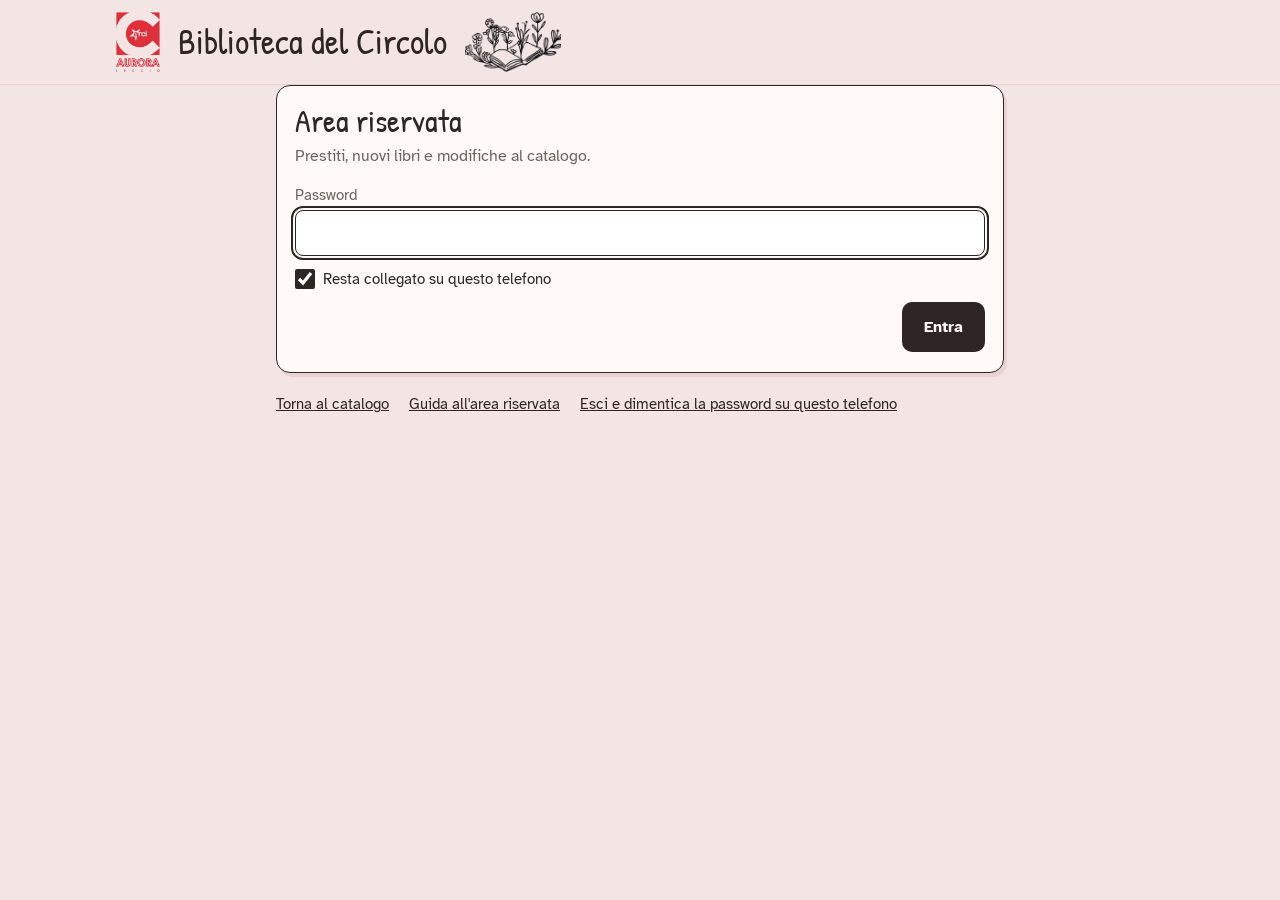
<file: admin.html>
<!doctype html>
<html lang="it">
<head>
<meta charset="utf-8">
<meta name="viewport" content="width=device-width, initial-scale=1, interactive-widget=resizes-content">
<meta name="robots" content="noindex">
<title>Area riservata — Biblioteca del Circolo ARCI Aurora</title>
<link rel="manifest" href="manifest.webmanifest">
<meta name="theme-color" content="#f3e5e3">
<link rel="icon" href="assets/icone/favicon-32.png" sizes="32x32" type="image/png">
<link rel="icon" href="assets/icone/favicon-16.png" sizes="16x16" type="image/png">
<link rel="apple-touch-icon" href="assets/icone/gestione-apple-touch-icon.png">
<meta name="apple-mobile-web-app-title" content="Gestione libri">
<meta name="mobile-web-app-capable" content="yes">
<meta name="apple-mobile-web-app-capable" content="yes">
<link rel="preconnect" href="https://fonts.googleapis.com">
<link rel="preconnect" href="https://fonts.gstatic.com" crossorigin>
<link href="https://fonts.googleapis.com/css2?family=Atkinson+Hyperlegible:ital,wght@0,400;0,700;1,400&family=Patrick+Hand&display=swap" rel="stylesheet">
<style>
:root{
  --rosa:#f3e5e3; --rosa-scuro:#e8d3d0; --pagina:#fffaf8; --inchiostro:#2e2624; --grigio:#6f6360;
  --rosso:#df2f3a; --verde:#2c7a55;
  --mano:'Patrick Hand','Comic Neue',cursive; --testo:'Atkinson Hyperlegible',system-ui,sans-serif;
}
*{box-sizing:border-box}
html{-webkit-text-size-adjust:100%}
body{margin:0;background:var(--rosa);color:var(--inchiostro);font:400 1rem/1.5 var(--testo)}
img{max-width:100%;display:block}
button,input,select,textarea{font:inherit;color:inherit}
:focus-visible{outline:2px solid var(--inchiostro);outline-offset:2px}
[hidden]{display:none !important}
.contenitore{max-width:760px;margin:0 auto;padding:0 16px}

/* barra in alto, come nel catalogo */
.testata{position:sticky;top:0;z-index:10;background:var(--rosa);border-bottom:1.5px solid var(--rosa-scuro)}
.testata .contenitore{max-width:1080px}
.marchio{display:flex;align-items:center;gap:12px;height:66px;color:inherit;text-decoration:none;width:max-content;max-width:100%}
.marchio img{height:46px;width:auto;flex:none}
.marchio .disegno{flex:0 1 auto;min-width:0;object-fit:contain;object-position:left center}
.marchio h1{font:400 clamp(1.35rem,6vw,2.2rem)/1 var(--mano);margin:0;white-space:nowrap}
@media (min-width:760px){.marchio{height:84px;gap:18px}.marchio img{height:60px}}

main{padding:22px 0 60px}
h2{font:400 2rem/1.05 var(--mano);margin:0 0 6px}
.pannello{background:var(--pagina);border:1.5px solid var(--inchiostro);border-radius:14px;padding:18px 18px 20px;box-shadow:3px 4px 0 var(--rosa-scuro)}
.sotto{margin:0 0 16px;color:var(--grigio)}
.riga-titolo{display:flex;align-items:baseline;justify-content:space-between;gap:12px;margin-bottom:12px}
.schede{display:flex;gap:6px;align-items:center;overflow-x:auto;margin:0 -16px 14px;padding:2px 16px 6px;scrollbar-width:none}
.schede::-webkit-scrollbar{display:none}
.schede button[data-scheda]{flex:none;border:1.5px solid var(--inchiostro);background:transparent;border-radius:8px;padding:5px 12px 6px;font:400 1.15rem/1.2 var(--mano);cursor:pointer;display:inline-flex;align-items:center;gap:6px}
.schede button[aria-pressed="true"]{background:var(--inchiostro);color:var(--pagina)}
.schede .esci{margin-left:auto;flex:none;color:var(--inchiostro);text-decoration:underline}
.piede-righe{display:flex;flex-wrap:wrap;gap:8px 20px;align-items:center}
.pallino{min-width:20px;height:20px;padding:0 6px;border-radius:10px;background:var(--rosso);color:#fff;font:700 .78rem/20px var(--testo);text-align:center}
.schede button[aria-pressed="true"] .pallino{background:var(--pagina);color:var(--rosso)}
.schede .ingranaggio{margin-left:auto;padding:5px 8px 6px}
.schede .ingranaggio svg{width:22px;height:22px;fill:none;stroke:currentColor;stroke-width:1.6;stroke-linecap:round;stroke-linejoin:round;display:block}
.impostazioni-azioni{display:flex;gap:12px;justify-content:space-between;align-items:center}
.impostazioni-azioni .link{text-align:left;font-size:.92rem}

/* prestiti */
.gruppo{margin:14px 0 0}
.gruppo h3{font:400 1.35rem/1.1 var(--mano);margin:0 0 6px}
.gruppo h3 small{font:400 .85rem/1 var(--testo);color:var(--grigio);margin-left:6px}
.prestito-riga{display:grid;grid-template-columns:1fr auto;gap:4px 12px;padding:10px 0;border-top:1px solid var(--rosa-scuro)}
.prestito-riga .t{font-weight:700}
.prestito-riga .chi{color:var(--grigio);font-size:.92rem}
.prestito-riga .chi a{color:var(--inchiostro)}
.prestito-riga .quando{font-size:.88rem;color:var(--grigio)}
.prestito-riga .quando.scaduto{color:var(--rosso);font-weight:700}
.prestito-riga .az{display:flex;flex-direction:column;gap:6px;align-items:stretch}
.prestito-riga .az .bottone{padding:7px 12px;font-size:.9rem}
.prestito-riga.chiuso{opacity:.7}
.vuoto{margin:8px 0 0;color:var(--grigio)}

/* modifica: ricerca */
.ricerca-cat input{border:2px solid var(--inchiostro);border-radius:12px;padding:12px 14px;font-size:1.05rem;width:100%}
.trovati{list-style:none;margin:12px 0 0;padding:0}
.trovati li{display:grid;grid-template-columns:44px 1fr;gap:10px;align-items:center;padding:8px 0;border-top:1px solid var(--rosa-scuro);cursor:pointer}
.trovati .copertina{width:44px}
.trovati .copertina .t,.trovati .copertina .a{display:none}
.trovati b{display:block}
.trovati span{color:var(--grigio);font-size:.9rem}
.trovati li:hover{background:var(--rosa)}
body:not(.modifica) .solo-modifica{display:none !important}
body.modifica .solo-aggiunta,body.modifica .da-collana{display:none !important}
.link{border:0;background:none;padding:4px 0;text-decoration:underline;cursor:pointer;color:var(--inchiostro)}

label{display:grid;gap:4px;font-size:.92rem;color:var(--grigio)}
input,select,textarea{border:1.5px solid var(--inchiostro);border-radius:8px;padding:10px 12px;background:#fff;color:var(--inchiostro);font-size:1rem;width:100%}
textarea{resize:vertical;min-height:5.5em;line-height:1.4}
input[aria-invalid="true"],select[aria-invalid="true"]{border-color:var(--rosso);box-shadow:inset 0 0 0 1px var(--rosso)}
.bottone{display:inline-block;border:2px solid var(--inchiostro);background:var(--inchiostro);color:var(--pagina);border-radius:10px;padding:11px 20px;font-weight:700;cursor:pointer;text-align:center;white-space:nowrap}
.bottone.chiaro{background:transparent;color:var(--inchiostro)}
.bottone.piccolo{padding:6px 12px;font-size:.9rem;border-width:1.5px}
.bottone[disabled]{opacity:.6;cursor:wait}
.esito{margin:0;font-size:.95rem}
.esito:empty{display:none}
.esito.errore{color:var(--rosso)}
.esito.ok{color:var(--verde)}
.esito .bottone{margin-top:8px}

form{display:grid;gap:12px}

/* ricerca ISBN */
.isbn{margin-bottom:18px;padding-bottom:18px;border-bottom:1.5px dashed var(--rosa-scuro)}
.isbn-riga{display:flex;gap:8px}
.isbn-riga input{font-size:1.25rem;letter-spacing:.04em;padding:12px 14px}
.aiuto{margin:-4px 0 0;font-size:.88rem;color:var(--grigio)}
.scansiona{display:flex;align-items:center;justify-content:center;gap:10px;width:100%;padding:14px 20px;font-size:1.05rem}
.oppure-isbn{margin-top:4px}
.scansiona svg{width:24px;height:24px}

/* scanner a tutto schermo */
.scanner{position:fixed;inset:0;z-index:50;background:#000;display:grid}
.scanner video{width:100%;height:100%;object-fit:cover;grid-area:1/1;position:relative;z-index:0}
.scanner .mirino{position:relative;z-index:1;pointer-events:none}
.scanner .scanner-giu{position:relative;z-index:2}
.mirino{grid-area:1/1;place-self:center;width:min(82vw,420px);aspect-ratio:2/1;border:3px solid #fff;border-radius:12px;
  box-shadow:0 0 0 100vmax rgba(0,0,0,.45)}
.scanner-giu{grid-area:1/1;align-self:end;display:grid;justify-items:center;gap:12px;padding:20px 16px calc(24px + env(safe-area-inset-bottom));color:#fff;text-align:center}
.scanner-giu p{margin:0;font-size:1.05rem;max-width:26em}
.scanner-giu .bottone{background:var(--pagina);color:var(--inchiostro);border-color:var(--pagina);min-width:160px}

/* scheda del libro */
.libro-form{grid-template-columns:1fr}
.libro-testa{display:grid;grid-template-columns:96px 1fr;gap:14px;align-items:start}
@media (min-width:560px){.libro-testa{grid-template-columns:130px 1fr}}
.anteprima{position:relative;min-width:0}
.libro-testa > *{min-width:0}
.togli{position:absolute;top:-9px;right:-9px;z-index:2;width:32px;height:32px;border-radius:50%;border:1.5px solid var(--inchiostro);
  background:var(--pagina);font-size:1.3rem;line-height:1;cursor:pointer;display:grid;place-items:center;padding:0 0 2px}
.due{display:grid;grid-template-columns:minmax(0,1fr) 6.5em;gap:10px}
.campi{display:grid;gap:12px}
.libro-form .azioni .esito{flex-basis:100%}
.libro-form .azioni{position:sticky;bottom:0;display:flex;flex-wrap:wrap;gap:10px;margin:4px -18px -20px;padding:12px 18px calc(14px + env(safe-area-inset-bottom));
  background:var(--pagina);border-top:1.5px solid var(--rosa-scuro);border-radius:0 0 14px 14px}
.libro-form .azioni{justify-content:flex-end}
.libro-form .azioni [type="submit"]{order:3;min-width:180px}
.libro-form .azioni #svuota{order:2}
.libro-form .azioni #rimuovi{order:1;margin-right:auto}

/* copertina: stessa resa del catalogo */
.copertina{position:relative;container-type:inline-size;aspect-ratio:2/3;border-radius:2px 5px 5px 2px;overflow:hidden;color:var(--inchiostro);
  background:color-mix(in srgb,var(--c,#888) 16%,var(--pagina));border:1.5px solid var(--inchiostro);box-shadow:2px 3px 0 var(--rosa-scuro)}
.copertina::before{content:"";position:absolute;inset:0 auto 0 0;width:11%;background:var(--c,#888);border-right:1.5px solid var(--inchiostro)}
.copertina .t{position:absolute;left:20%;right:8%;top:10%;font:400 14.5cqi/1.05 var(--mano);overflow-wrap:break-word;hyphens:auto}
.copertina .a{position:absolute;left:20%;right:8%;bottom:8%;font-size:8.5cqi;line-height:1.2;color:var(--grigio)}
.copertina img{position:absolute;inset:0;width:100%;height:100%;object-fit:cover;background:var(--pagina)}

.aggiunti{margin-top:22px}
.aggiunti h3{font:400 1.5rem/1.1 var(--mano);margin:0 0 6px}
.aggiunti ul{margin:0;padding:0;list-style:none}
.aggiunti li{display:flex;gap:10px;padding:7px 0;border-bottom:1px solid var(--rosa-scuro)}
.aggiunti li span{color:var(--grigio);font-variant-numeric:tabular-nums}

.piede{padding:16px 0 30px;font-size:.92rem}
.piede a{color:var(--inchiostro)}
.nascosto{position:absolute;width:1px;height:1px;opacity:0;pointer-events:none;overflow:hidden}
.a-destra{display:flex;justify-content:flex-end}
.spunta{display:flex;align-items:center;gap:8px;color:var(--inchiostro);font-size:.95rem;cursor:pointer}
.spunta input{width:20px;height:20px;accent-color:var(--inchiostro);margin:0}

.installa-box{display:grid;grid-template-columns:52px 1fr;gap:12px;align-items:center;margin:0 0 16px;padding:12px 14px;
  background:var(--pagina);border:1.5px dashed var(--inchiostro);border-radius:12px}
.installa-box img{width:52px;height:52px;border-radius:50%}
.installa-box p{margin:0 0 6px;font-size:.95rem}
.installa-azioni{display:flex;gap:14px;align-items:center;flex-wrap:wrap}

.da-collana{display:grid;gap:10px}
.da-collana .link{justify-self:start;text-align:left}
.collana-box{display:grid;gap:10px;padding:12px;border-radius:10px;background:var(--rosa)}
.foto-righe{display:flex;align-items:center;gap:6px 14px;flex-wrap:wrap}
.foto-righe .bottone{display:inline-flex;align-items:center;gap:8px}
.foto-righe svg{width:20px;height:20px}
.scegli{display:inline;position:relative;color:var(--inchiostro);text-decoration:underline;cursor:pointer;font-size:.92rem}

.mirino-copertina{width:auto;height:min(56vh,96vw);aspect-ratio:2/3;transform:translateY(-5vh)}
.foto-bottoni{display:flex;align-items:center;gap:30px}
.scatta{width:74px;height:74px;border-radius:50%;border:5px solid #fff;background:rgba(255,255,255,.3);cursor:pointer;padding:0}
.scatta:active{background:#fff}
.scatta[disabled]{opacity:.4}
</style>
<script>
  // password ricordata: si entra subito, senza mostrare il modulo vuoto (il controllo col server avviene dopo)
  try { if (localStorage.getItem("biblioteca-aurora-pw") || sessionStorage.getItem("biblioteca-aurora-pw")) document.documentElement.classList.add("ricordata"); } catch (e) {}
</script>
<style>.ricordata #accesso{display:none}.ricordata #gestione[hidden]{display:block !important}</style>
</head>
<body>

<header class="testata">
  <div class="contenitore">
    <a class="marchio" href="./">
      <img src="assets/logo-aurora.png" alt="Circolo ARCI Aurora Leccio">
      <h1>Biblioteca del Circolo</h1>
      <img class="disegno" src="assets/icona-biblioteca.png" alt="">
    </a>
  </div>
</header>

<main class="contenitore">

  <!-- accesso -->
  <section class="pannello" id="accesso">
    <h2>Area riservata</h2>
    <p class="sotto">Prestiti, nuovi libri e modifiche al catalogo.</p>
    <form id="form-accesso" novalidate>
      <input class="nascosto" type="text" name="utente" value="biblioteca" autocomplete="username" tabindex="-1" aria-hidden="true">
      <label>Password<input type="password" name="password" autocomplete="current-password" enterkeyhint="go"></label>
      <label class="spunta"><input type="checkbox" name="ricorda" checked> Resta collegato su questo telefono</label>
      <p class="esito" id="esito-accesso" aria-live="polite"></p>
      <div class="a-destra"><button class="bottone" type="submit">Entra</button></div>
    </form>
  </section>

  <!-- inserimento -->
  <div id="gestione" hidden>
  <nav class="schede" aria-label="Sezioni">
    <button type="button" data-scheda="prestiti" aria-pressed="true">Prestiti <span class="pallino" id="n-prestiti" hidden></span></button>
    <button type="button" data-scheda="aggiungi">Aggiungi</button>
    <button type="button" data-scheda="modifica">Modifica</button>
    <button type="button" data-scheda="desideri">Desideri <span class="pallino" id="n-desideri" hidden></span></button>
    <button type="button" data-scheda="impostazioni" class="ingranaggio" aria-label="Impostazioni" title="Impostazioni"><svg viewBox="0 0 24 24" aria-hidden="true"><circle cx="12" cy="12" r="3"/><path d="M19.4 15a1.7 1.7 0 0 0 .3 1.8l.1.1a2 2 0 1 1-2.8 2.8l-.1-.1a1.7 1.7 0 0 0-1.8-.3 1.7 1.7 0 0 0-1 1.5V21a2 2 0 1 1-4 0v-.1a1.7 1.7 0 0 0-1.1-1.5 1.7 1.7 0 0 0-1.8.3l-.1.1a2 2 0 1 1-2.8-2.8l.1-.1a1.7 1.7 0 0 0 .3-1.8 1.7 1.7 0 0 0-1.5-1H3a2 2 0 1 1 0-4h.1a1.7 1.7 0 0 0 1.5-1.1 1.7 1.7 0 0 0-.3-1.8l-.1-.1a2 2 0 1 1 2.8-2.8l.1.1a1.7 1.7 0 0 0 1.8.3H9a1.7 1.7 0 0 0 1-1.5V3a2 2 0 1 1 4 0v.1a1.7 1.7 0 0 0 1 1.5 1.7 1.7 0 0 0 1.8-.3l.1-.1a2 2 0 1 1 2.8 2.8l-.1.1a1.7 1.7 0 0 0-.3 1.8V9a1.7 1.7 0 0 0 1.5 1H21a2 2 0 1 1 0 4h-.1a1.7 1.7 0 0 0-1.5 1z"/></svg></button>
  </nav>

  <!-- PRESTITI -->
  <section class="pannello scheda-p" id="scheda-prestiti">
    <div class="riga-titolo">
      <h2>Prestiti</h2>
      <button class="link" type="button" id="ricarica-prestiti">Aggiorna</button>
    </div>
    <p class="esito" id="esito-prestiti" aria-live="polite"></p>
    <div id="prestiti"></div>
  </section>

  <!-- MODIFICA: ricerca nel catalogo -->
  <section class="pannello scheda-p" id="scheda-modifica" hidden>
    <h2>Modifica un libro</h2>
    <p class="sotto">Cerca il libro nel catalogo, poi correggi la scheda, cambia scaffale o aggiungi la copertina.</p>
    <div class="ricerca-cat">
      <input id="cerca-cat" type="search" placeholder="Titolo, autore o codice (L0123)" autocomplete="off" enterkeyhint="search">
    </div>
    <ul class="trovati" id="trovati"></ul>
  </section>

  <!-- DESIDERI -->
  <section class="pannello scheda-p" id="scheda-desideri" hidden>
    <div class="riga-titolo">
      <h2>Libri suggeriti</h2>
      <button class="link" type="button" id="ricarica-desideri">Aggiorna</button>
    </div>
    <p class="sotto">Dal sito, "Suggerisci un libro". Quando lo compri, aggiungilo dalla scheda Aggiungi e segnalo qui come acquistato.</p>
    <p class="esito" id="esito-desideri" aria-live="polite"></p>
    <div id="desideri"></div>
  </section>

  <!-- IMPOSTAZIONI -->
  <section class="pannello scheda-p" id="scheda-impostazioni" hidden>
    <h2>Impostazioni</h2>
    <p class="sotto" id="info-mail">Carico…</p>
    <form id="form-impostazioni" novalidate>
      <label>Chi riceve gli avvisi di richieste e suggerimenti<input name="EMAIL_BIBLIOTECARIA" type="text" inputmode="email" autocomplete="off" autocapitalize="off" spellcheck="false"></label>
      <p class="aiuto">Uno o più indirizzi, separati da virgola.</p>
      <label>A chi rispondono i lettori<input name="EMAIL_RISPOSTE" type="email" inputmode="email" autocomplete="off" autocapitalize="off" spellcheck="false"></label>
      <p class="aiuto">Chi risponde alla mail di conferma scrive a questo indirizzo. Se è vuoto, al primo degli avvisi.</p>
      <label>Orari di ritiro<input name="ORARI_RITIRO" type="text" autocomplete="off" placeholder="il martedì e il giovedì dalle 17 alle 19"></label>
      <p class="aiuto">Compaiono nella mail di conferma e nella scheda del libro sul sito.</p>
      <p class="esito" id="esito-impostazioni" aria-live="polite"></p>
      <div class="impostazioni-azioni">
        <button class="link" type="button" id="prova-mail">Salva e manda una mail di prova</button>
        <button class="bottone" type="submit">Salva</button>
      </div>
    </form>
  </section>

  <!-- AGGIUNGI / scheda del libro (usata anche per la modifica) -->
  <section class="pannello scheda-p" id="inserimento" hidden>
    <div class="riga-titolo">
      <h2 id="titolo-scheda">Aggiungi un libro</h2>
      <button class="link" type="button" id="annulla-modifica" hidden>Annulla modifica</button>
    </div>

    <form class="isbn solo-aggiunta" id="form-isbn" novalidate>
      <button class="bottone scansiona" type="button" id="scansiona" hidden>
        <svg viewBox="0 0 24 24" fill="none" stroke="currentColor" stroke-width="2" stroke-linecap="round" aria-hidden="true"><path d="M3 7V5a2 2 0 0 1 2-2h2M17 3h2a2 2 0 0 1 2 2v2M21 17v2a2 2 0 0 1-2 2h-2M7 21H5a2 2 0 0 1-2-2v-2M7 8v8M10 8v8M13 8v8M17 8v8"/></svg>
        Scansiona il codice a barre
      </button>
      <label for="isbn" class="oppure-isbn">oppure scrivi l'ISBN</label>
      <div class="isbn-riga">
        <input id="isbn" inputmode="numeric" autocomplete="off" placeholder="978…" enterkeyhint="search">
        <button class="bottone chiaro" type="submit">Cerca</button>
      </div>
      <p class="aiuto">Le cifre sotto il codice a barre, con o senza trattini. Se il libro non ha ISBN, compila direttamente la scheda.</p>
      <p class="esito" id="esito-isbn" aria-live="polite"></p>
      <div class="da-collana">
        <button class="link" type="button" id="apri-collana">Aggiungi da una collana (per i volumi senza ISBN stampato)</button>
        <div class="collana-box" id="collana-box" hidden>
          <label>Collana<select id="collana"></select></label>
          <label>Volume<select id="volume"><option value="">Carico l'elenco…</option></select></label>
          <p class="aiuto" id="collana-nota"></p>
        </div>
      </div>
    </form>

    <form class="libro-form" id="form-libro" novalidate>
      <div class="libro-testa">
        <div class="anteprima">
          <div id="anteprima"></div>
          <button class="togli" type="button" id="togli-copertina" aria-label="Togli l'immagine di copertina" title="Togli l'immagine" hidden>×</button>
        </div>
        <div class="campi">
          <label>Titolo<input name="titolo" autocomplete="off"></label>
          <label>Autori<input name="autori" autocomplete="off" placeholder="Separati da virgola"></label>
        </div>
      </div>
      <div class="foto-righe">
        <button class="bottone chiaro piccolo" type="button" id="fotografa" hidden>
          <svg viewBox="0 0 24 24" fill="none" stroke="currentColor" stroke-width="2" stroke-linejoin="round" aria-hidden="true"><path d="M4 8h3l2-3h6l2 3h3v11H4z"/><circle cx="12" cy="13" r="3.5"/></svg>
          Fotografa la copertina
        </button>
        <label class="scegli">oppure scegli una foto<input type="file" id="scegli-foto" accept="image/*" class="nascosto"></label>
      </div>
      <div class="due">
        <label>Editore<input name="editore" autocomplete="off"></label>
        <label>Anno<input name="anno" inputmode="numeric" maxlength="4" autocomplete="off"></label>
      </div>
      <label>Scaffale<select name="categoria"><option value="">Scegli lo scaffale…</option></select></label>
      <div class="due solo-modifica">
        <label>ISBN<input name="isbn_visibile" inputmode="numeric" autocomplete="off"></label>
        <label>Stato<select name="stato"><option value="disponibile">disponibile</option><option value="prenotato">prenotato</option><option value="in prestito">in prestito</option></select></label>
      </div>
      <label>Trama <textarea name="trama" rows="4"></textarea></label>
      <input type="hidden" name="isbn"><input type="hidden" name="copertina"><input type="hidden" name="collana"><input type="hidden" name="id"><input type="hidden" name="genere">
      <div class="azioni">
        <p class="esito" id="esito-libro" aria-live="polite"></p>
        <button class="bottone" type="submit" id="salva">Salva nel catalogo</button>
        <button class="bottone chiaro" type="button" id="svuota"><span class="solo-aggiunta">Svuota</span><span class="solo-modifica">Ripristina</span></button>
        <button class="bottone chiaro solo-modifica" type="button" id="rimuovi">Rimuovi dal catalogo</button>
      </div>
    </form>
  </section>

  <section class="aggiunti" id="aggiunti" hidden>
    <h3>Aggiunti adesso</h3>
    <ul id="lista-aggiunti"></ul>
  </section>
  </div>
</main>

<!-- fotocamera per il codice a barre -->
<div class="scanner" id="scanner" hidden role="dialog" aria-label="Scansione del codice a barre">
  <video id="video" playsinline muted></video>
  <div class="mirino" aria-hidden="true"></div>
  <div class="scanner-giu">
    <p id="scanner-testo">Avvio la fotocamera…</p>
    <button class="bottone chiaro" type="button" id="scanner-chiudi">Annulla</button>
  </div>
</div>

<!-- fotocamera per la copertina -->
<div class="scanner" id="foto" hidden role="dialog" aria-label="Foto della copertina">
  <video id="video-foto" playsinline muted></video>
  <div class="mirino mirino-copertina" id="mirino-copertina" aria-hidden="true"></div>
  <div class="scanner-giu">
    <p id="foto-testo">Avvio la fotocamera…</p>
    <div class="foto-bottoni">
      <button class="bottone chiaro" type="button" id="foto-annulla">Annulla</button>
      <button class="scatta" type="button" id="foto-scatta" aria-label="Scatta la foto" disabled></button>
    </div>
  </div>
</div>

<footer class="piede"><div class="contenitore piede-righe"><a href="./">Torna al catalogo</a> <a href="guide/bibliotecaria.html">Guida all'area riservata</a> <button class="link" type="button" id="esci">Esci e dimentica la password su questo telefono</button></div></footer>

<script>
/* ================= IMPOSTAZIONI ================= */
const API_URL = "https://script.google.com/macros/s/AKfycby-9mfOH8GR7sk716ybS6NWo-8Q4LF_VZXZs0Xj7svTZI3io9WxKG9DedNnM7yjM3Ll/exec";

const COLORI_SCAFFALE = {
  "Albi illustrati": "#c98a1c", "Narrativa ragazzi": "#2f6690", "Fantasy e avventura": "#5a4a8c",
  "Fumetti e graphic novel": "#df2f3a", "Gialli e mistero": "#2f4d4a", "Divulgazione": "#3f7a52",
  "Classici": "#8a3a3a", "Narrativa adulti": "#6b5547"
};
const COLORI_RISERVA = ["#2f6690", "#5a4a8c", "#3f7a52", "#8a3a3a", "#c98a1c", "#2f4d4a", "#6b5547"];

/* ================= CODICE ================= */
const $ = s => document.querySelector(s);
const esc = s => String(s ?? "").replace(/[&<>"']/g, c => ({ "&":"&amp;", "<":"&lt;", ">":"&gt;", '"':"&quot;", "'":"&#39;" }[c]));
const CHIAVE_PW = "biblioteca-aurora-pw";
let PASSWORD = "";
let fotoLocale = "";      // foto della copertina appena scattata (anteprima immediata)
let caricamento = null;   // caricamento della foto su Drive in corso
// password ricordata: nel telefono (localStorage) se "Resta collegato", altrimenti solo finché resta aperta la scheda
const memoria = {
  leggi() { try { return localStorage.getItem(CHIAVE_PW) || sessionStorage.getItem(CHIAVE_PW) || ""; } catch { return ""; } },
  salva(pw, ricorda) {
    try { (ricorda ? localStorage : sessionStorage).setItem(CHIAVE_PW, pw); (ricorda ? sessionStorage : localStorage).removeItem(CHIAVE_PW); } catch {}
  },
  cancella() { try { localStorage.removeItem(CHIAVE_PW); sessionStorage.removeItem(CHIAVE_PW); } catch {} }
};

function colore(cat) {
  if (COLORI_SCAFFALE[cat]) return COLORI_SCAFFALE[cat];
  let h = 0; for (const c of String(cat)) h = (h * 31 + c.charCodeAt(0)) >>> 0;
  return COLORI_RISERVA[h % COLORI_RISERVA.length];
}
document.addEventListener("error", e => {
  if (!e.target.matches?.("#anteprima img")) return;
  if (e.target.getAttribute("src") === libro.copertina.value) libro.copertina.value = "";
  e.target.remove();
  $("#togli-copertina").hidden = !(fotoLocale || libro.copertina.value);
}, true);

/* ---------- invio ad Apps Script (stesso schema del catalogo) ---------- */
async function invia(dati) {
  dati.rid = Date.now().toString(36) + Math.random().toString(36).slice(2, 8);
  const ctrl = new AbortController(); const timer = setTimeout(() => ctrl.abort(), 45000);
  try {
    const r = await fetch(API_URL, { method: "POST", body: JSON.stringify(dati), redirect: "follow", signal: ctrl.signal });
    return await r.json();
  } catch (err) {
    for (let i = 0; i < 6; i++) {
      await new Promise(ok => setTimeout(ok, 2500));
      try {
        const x = await fetch(`${API_URL}?azione=esito&rid=${dati.rid}`, { cache: "no-store" }).then(r => r.json());
        if (x.risposta) return x.risposta;
      } catch {}
    }
    return { ok: false, errore: "Nessuna risposta dal server: controlla la connessione e riprova." };
  } finally { clearTimeout(timer); }
}

// mostra "attendere" se il server ci mette (la prima chiamata della giornata può durare 10-20 secondi)
function inAttesa(bottone, testo, esito) {
  const orig = bottone.textContent;
  bottone.disabled = true; bottone.textContent = testo;
  const t = setTimeout(() => { esito.className = "esito"; esito.textContent = "Il server si sta avviando, ancora qualche secondo…"; }, 4000);
  return () => { clearTimeout(t); bottone.disabled = false; bottone.textContent = orig; };
}

/* ---------- accesso ---------- */
const accesso = $("#form-accesso");

function riempiScaffali(categorie) {
  libro.categoria.innerHTML = `<option value="">Scegli lo scaffale…</option>` + (categorie || []).map(c => `<option>${esc(c)}</option>`).join("");
}
function apriGestione(password) {
  PASSWORD = password;
  $("#accesso").hidden = true;
  $("#gestione").hidden = false;
  $("#esito-accesso").textContent = "";
  vaiAScheda(localStorage.getItem("biblioteca-scheda") || "prestiti");
  disegnaAnteprima();
  if (!$("#scansiona").hidden) preparaRilevatore().catch(() => {});   // il lettore si carica in anticipo
}
function tornaAlLogin(messaggio) {
  PASSWORD = "";
  memoria.cancella();
  document.documentElement.classList.remove("ricordata");
  $("#gestione").hidden = true; $("#aggiunti").hidden = true; $("#accesso").hidden = false;
  const esito = $("#esito-accesso");
  esito.className = messaggio ? "esito errore" : "esito"; esito.textContent = messaggio || "";
  accesso.password.focus();
}
// con la password già salvata: si entra subito e il server la controlla in sottofondo (insieme agli scaffali)
async function caricaScaffali() {
  const r = await invia({ azione: "login", password: PASSWORD });
  if (r.ok) riempiScaffali(r.categorie);
  else if (/password/i.test(r.errore || "")) tornaAlLogin("La password è cambiata: scrivila di nuovo.");
  return r;
}

async function entra(password, silenzioso) {
  if (silenzioso) { apriGestione(password); caricaScaffali(); return; }
  const esito = $("#esito-accesso");
  const fine = inAttesa(accesso.querySelector("button"), "Controllo…", esito);
  const r = await invia({ azione: "login", password });
  fine();
  if (!r.ok) {
    esito.className = "esito errore";
    esito.textContent = r.errore || "Il server non risponde: riprova.";
    accesso.password.focus();
    return;
  }
  memoria.salva(password, accesso.ricorda.checked);
  riempiScaffali(r.categorie);
  apriGestione(password);
}

accesso.addEventListener("submit", e => {
  e.preventDefault();
  const pw = accesso.password.value;
  if (!pw) { $("#esito-accesso").className = "esito errore"; $("#esito-accesso").textContent = "Scrivi la password."; return; }
  entra(pw);
});

$("#esci").addEventListener("click", () => { accesso.reset(); tornaAlLogin(""); });

/* ---------- schede ---------- */
function vaiAScheda(nome) {
  document.querySelectorAll(".schede button[data-scheda]").forEach(b => b.setAttribute("aria-pressed", b.dataset.scheda === (nome === "modifica-scheda" ? "modifica" : nome)));
  $("#scheda-prestiti").hidden = nome !== "prestiti";
  $("#scheda-modifica").hidden = nome !== "modifica";
  $("#scheda-desideri").hidden = nome !== "desideri";
  $("#scheda-impostazioni").hidden = nome !== "impostazioni";
  $("#inserimento").hidden = !(nome === "aggiungi" || nome === "modifica-scheda");
  $("#aggiunti").hidden = nome !== "aggiungi" || !$("#lista-aggiunti").children.length;
  if (nome === "aggiungi" && libro.id.value) esciDaModifica();
  try { localStorage.setItem("biblioteca-scheda", nome === "modifica-scheda" ? "modifica" : nome); } catch {}
  if (nome === "prestiti") caricaPrestiti();
  if (nome === "desideri") caricaDesideri();
  if (nome === "impostazioni") caricaImpostazioni();
  if (nome === "modifica") { caricaCatalogo(); $("#cerca-cat").focus(); }
  if (nome === "aggiungi" && !$("#scansiona").hidden) $("#scansiona").focus({ preventScroll: true });
  if ((nome === "aggiungi" || nome === "modifica-scheda") && PASSWORD && libro.categoria.options.length < 2) caricaScaffali();   // se all'avvio il server non aveva risposto   // niente tastiera: prima la scansione
}
document.querySelector(".schede").addEventListener("click", e => { const b = e.target.closest("button[data-scheda]"); if (b) vaiAScheda(b.dataset.scheda); });

/* ---------- prestiti ---------- */
const dataIt = s => { if (!s) return ""; const [a, m, g] = String(s).split("-"); return g && m ? `${g}/${m}/${a}` : s; };
const giorni = (a, b) => Math.round((new Date(a) - new Date(b)) / 86400000);
let OGGI = new Date().toISOString().slice(0, 10);

async function caricaPrestiti() {
  const esito = $("#esito-prestiti");
  esito.className = "esito"; esito.textContent = "Carico…";
  const r = await invia({ azione: "prestiti", password: PASSWORD });
  if (!r.ok) { esito.className = "esito errore"; esito.textContent = r.errore || "Non riesco a leggere i prestiti."; return; }
  esito.textContent = "";
  OGGI = r.oggi || OGGI;
  disegnaPrestiti(r.aperti, r.chiusi);
}

function disegnaPrestiti(aperti, chiusi) {
  const richiesti = aperti.filter(p => p.stato === "richiesto");
  const inCorso = aperti.filter(p => p.stato === "in prestito").sort((a, b) => String(a.scadenza).localeCompare(String(b.scadenza)));
  const scaduti = inCorso.filter(p => p.scadenza && p.scadenza < OGGI);
  const n = richiesti.length + scaduti.length;
  $("#n-prestiti").textContent = n; $("#n-prestiti").hidden = !n;
  const chi = p => `<div class="chi">${esc(p.nome)}${p.telefono ? ` · <a href="tel:${esc(p.telefono.replace(/\s+/g, ""))}">${esc(p.telefono)}</a>` : ""}${p.email ? ` · <a href="mailto:${esc(p.email)}">${esc(p.email)}</a>` : ""}</div>`;
  const riga = (p, quando, azioni, cls = "") => `<div class="prestito-riga ${cls}" data-id="${esc(p.id_prestito)}">
      <div><div class="t">${esc(p.titolo)} <small style="color:var(--grigio);font-weight:400">${esc(p.id_libro)}</small></div>${chi(p)}${quando}</div>
      <div class="az">${azioni}</div></div>`;
  const b = (stato, testo, chiaro) => `<button class="bottone ${chiaro ? "chiaro" : ""}" type="button" data-stato="${stato}">${testo}</button>`;
  let h = `<section class="gruppo"><h3>Da preparare <small>${richiesti.length}</small></h3>`;
  h += richiesti.length ? richiesti.map(p => riga(p, `<div class="quando">richiesto il ${dataIt(p.data_richiesta)}</div>`, b("in prestito", "Consegnato") + b("annullato", "Annulla", true))).join("") : `<p class="vuoto">Nessuna richiesta in attesa.</p>`;
  h += `</section><section class="gruppo"><h3>In prestito <small>${inCorso.length}${scaduti.length ? `, ${scaduti.length} in ritardo` : ""}</small></h3>`;
  h += inCorso.length ? inCorso.map(p => {
    const d = p.scadenza ? giorni(p.scadenza, OGGI) : null;
    const q = d === null ? "" : d < 0 ? `in ritardo di ${-d} giorni (scadeva il ${dataIt(p.scadenza)})` : d === 0 ? "scade oggi" : `scade il ${dataIt(p.scadenza)} (tra ${d} giorni)`;
    return riga(p, `<div class="quando ${d !== null && d < 0 ? "scaduto" : ""}">${q}</div>`, b("restituito", "Restituito"));
  }).join("") : `<p class="vuoto">Nessun libro fuori.</p>`;
  h += `</section>`;
  if (chiusi.length) {
    h += `<section class="gruppo"><h3>Chiusi di recente <small>${chiusi.length}</small></h3>` + chiusi.map(p =>
      riga(p, `<div class="quando">${p.stato === "restituito" ? "restituito il " + dataIt(p.data_restituzione) : "annullato"}</div>`, b("in prestito", "Riapri", true), "chiuso")).join("") + `</section>`;
  }
  $("#prestiti").innerHTML = h;
}

$("#prestiti").addEventListener("click", async e => {
  const bt = e.target.closest("button[data-stato]"); if (!bt) return;
  const id = bt.closest(".prestito-riga").dataset.id;
  if (bt.dataset.stato === "annullato" && !confirm("Annullare questa richiesta? Il libro torna disponibile.")) return;
  const esito = $("#esito-prestiti");
  bt.closest(".az").querySelectorAll("button").forEach(x => x.disabled = true);
  const r = await invia({ azione: "cambiaPrestito", password: PASSWORD, id_prestito: id, stato: bt.dataset.stato });
  if (!r.ok) { esito.className = "esito errore"; esito.textContent = r.errore || "Non riesco a cambiare lo stato."; bt.closest(".az").querySelectorAll("button").forEach(x => x.disabled = false); return; }
  esito.className = "esito ok"; esito.textContent = "Fatto.";
  caricaPrestiti();
});
$("#ricarica-prestiti").addEventListener("click", caricaPrestiti);

/* ---------- desideri ---------- */
async function caricaDesideri() {
  const esito = $("#esito-desideri");
  esito.className = "esito"; esito.textContent = "Carico…";
  const r = await invia({ azione: "desideri", password: PASSWORD });
  if (!r.ok) { esito.className = "esito errore"; esito.textContent = r.errore || "Non riesco a leggere i suggerimenti."; return; }
  esito.textContent = "";
  const nuovi = r.desideri.filter(d => d.stato === "nuovo");
  $("#n-desideri").textContent = nuovi.length; $("#n-desideri").hidden = !nuovi.length;
  $("#desideri").innerHTML = r.desideri.length ? r.desideri.map(d => `<div class="prestito-riga ${d.stato !== "nuovo" ? "chiuso" : ""}" data-id="${esc(d.id_desiderio)}">
      <div><div class="t">${esc(d.titolo)}${d.autore ? ` <small style="font-weight:400">— ${esc(d.autore)}</small>` : ""}</div>
      ${d.nota ? `<div class="chi">${esc(d.nota)}</div>` : ""}
      <div class="quando">${dataIt(d.data)}${d.nome ? " · " + esc(d.nome) : ""}${d.email ? ` · <a href="mailto:${esc(d.email)}">${esc(d.email)}</a>` : ""}${d.stato !== "nuovo" ? " · " + esc(d.stato) : ""}</div></div>
      <div class="az">${d.stato === "nuovo" ? `<button class="bottone" type="button" data-stato="acquistato">Acquistato</button><button class="bottone chiaro" type="button" data-stato="scartato">Scarta</button>` : `<button class="bottone chiaro" type="button" data-stato="nuovo">Riapri</button>`}</div>
    </div>`).join("") : `<p class="vuoto">Nessun suggerimento per ora.</p>`;
}
$("#desideri").addEventListener("click", async e => {
  const bt = e.target.closest("button[data-stato]"); if (!bt) return;
  const id = bt.closest(".prestito-riga").dataset.id;
  bt.closest(".az").querySelectorAll("button").forEach(x => x.disabled = true);
  const r = await invia({ azione: "cambiaDesiderio", password: PASSWORD, id_desiderio: id, stato: bt.dataset.stato });
  if (!r.ok) { $("#esito-desideri").className = "esito errore"; $("#esito-desideri").textContent = r.errore || "Errore."; return; }
  caricaDesideri();
});
$("#ricarica-desideri").addEventListener("click", caricaDesideri);

/* ---------- impostazioni ---------- */
const formImp = $("#form-impostazioni");
function mostraImpostazioni(r) {
  ["EMAIL_BIBLIOTECARIA", "EMAIL_RISPOSTE", "ORARI_RITIRO"].forEach(k => { formImp[k].value = r[k] || ""; });
  formImp.EMAIL_RISPOSTE.placeholder = (r.EMAIL_BIBLIOTECARIA || "").split(",")[0].trim();
  $("#info-mail").textContent = `Le mail partono dall'account ${r.mittente}${r.quota !== undefined ? `; oggi se ne possono mandare ancora ${r.quota}` : ""}.`;
}
async function caricaImpostazioni() {
  const esito = $("#esito-impostazioni");
  esito.className = "esito"; esito.textContent = "";
  const r = await invia({ azione: "impostazioni", password: PASSWORD });
  if (!r.ok) { esito.className = "esito errore"; esito.textContent = r.errore || "Non riesco a leggere le impostazioni."; return; }
  mostraImpostazioni(r);
}
async function salvaImpostazioni(prova) {
  const esito = $("#esito-impostazioni");
  const bottone = prova ? $("#prova-mail") : formImp.querySelector('[type="submit"]');
  const fine = inAttesa(bottone, prova ? "Invio…" : "Salvo…", esito);
  const dati = { azione: "impostazioni", password: PASSWORD, salva: true, prova };
  ["EMAIL_BIBLIOTECARIA", "EMAIL_RISPOSTE", "ORARI_RITIRO"].forEach(k => { dati[k] = formImp[k].value.trim(); });
  const r = await invia(dati);
  fine();
  if (!r.ok) { esito.className = "esito errore"; esito.textContent = r.errore || "Non riesco a salvare."; return; }
  mostraImpostazioni(r);
  esito.className = "esito ok";
  esito.textContent = prova ? `Salvato. Mail di prova inviata a ${r.EMAIL_BIBLIOTECARIA}: controlla anche lo spam.` : "Salvato.";
}
formImp.addEventListener("submit", e => { e.preventDefault(); salvaImpostazioni(false); });
$("#prova-mail").addEventListener("click", () => salvaImpostazioni(true));

/* ---------- modifica: ricerca nel catalogo ---------- */
let CATALOGO = null;
const normC = s => String(s || "").normalize("NFD").replace(/[\u0300-\u036f]/g, "").toLowerCase();
async function caricaCatalogo(forza) {
  if (CATALOGO && !forza) return CATALOGO;
  try {
    const d = await fetch(API_URL + "?azione=catalogo", { cache: "no-store" }).then(r => r.json());
    CATALOGO = (d.libri || []).map(l => ({ ...l, _t: normC([l.id, l.titolo, l.autori, l.isbn].join(" ")) }));
  } catch { CATALOGO = []; }
  cercaNelCatalogo();
  return CATALOGO;
}
function cercaNelCatalogo() {
  const q = normC($("#cerca-cat").value.trim());
  const parole = q.split(/\s+/).filter(Boolean);
  if (!CATALOGO) { $("#trovati").innerHTML = `<li><span>Carico il catalogo…</span></li>`; return; }
  if (!parole.length) { $("#trovati").innerHTML = ""; return; }
  const r = CATALOGO.filter(l => parole.every(p => l._t.includes(p))).slice(0, 30);
  $("#trovati").innerHTML = r.length ? r.map(l => `<li data-id="${esc(l.id)}">
      <div class="copertina" style="--c:${colore(l.categoria)}"><span class="t"></span><span class="a"></span>${l.copertina ? `<img src="${esc(l.copertina)}" alt="">` : ""}</div>
      <div><b>${esc(l.titolo)}</b><span>${esc(l.autori || "")} · ${esc(l.categoria || "")} · ${esc(l.id)}${l.stato !== "disponibile" ? " · " + esc(l.stato) : ""}</span></div></li>`).join("")
    : `<li><span>Nessun libro trovato.</span></li>`;
}
$("#cerca-cat").addEventListener("input", cercaNelCatalogo);
$("#trovati").addEventListener("click", e => { const li = e.target.closest("li[data-id]"); if (li) apriModifica(li.dataset.id); });

function apriModifica(id) {
  const l = (CATALOGO || []).find(x => x.id === id); if (!l) return;
  svuotaLibro();
  document.body.classList.add("modifica");
  $("#titolo-scheda").textContent = "Modifica libro " + l.id;
  $("#annulla-modifica").hidden = false;
  $("#salva").textContent = "Salva le modifiche";
  for (const k of ["id", "isbn", "titolo", "autori", "editore", "anno", "categoria", "trama", "copertina", "collana", "genere"]) libro[k].value = l[k] || "";
  libro.isbn_visibile.value = l.isbn || "";
  libro.stato.value = l.stato || "disponibile";
  disegnaAnteprima();
  vaiAScheda("modifica-scheda");
  $("#inserimento").scrollIntoView({ block: "start", behavior: "smooth" });
}
function esciDaModifica() {
  document.body.classList.remove("modifica");
  $("#titolo-scheda").textContent = "Aggiungi un libro";
  $("#annulla-modifica").hidden = true;
  $("#salva").textContent = "Salva nel catalogo";
  svuotaLibro();
}
$("#annulla-modifica").addEventListener("click", () => { esciDaModifica(); vaiAScheda("modifica"); });
$("#rimuovi").addEventListener("click", async () => {
  const id = libro.id.value; if (!id) return;
  const motivo = prompt(`Rimuovere «${libro.titolo.value}» dal catalogo? Resta nel foglio Rimossi. Motivo (facoltativo):`);
  if (motivo === null) return;
  const esito = $("#esito-libro");
  const fine = inAttesa($("#rimuovi"), "Rimuovo…", esito);
  const r = await invia({ azione: "modificaLibro", password: PASSWORD, id, rimuovi: true, motivo });
  fine();
  if (!r.ok) { esito.className = "esito errore"; esito.textContent = r.errore || "Non riesco a rimuoverlo."; return; }
  CATALOGO = CATALOGO.filter(x => x.id !== id);
  esciDaModifica(); vaiAScheda("modifica");
  $("#trovati").innerHTML = `<li><span>Libro ${esc(id)} rimosso dal catalogo.</span></li>`;
});

/* ---------- ISBN ---------- */
// ISBN-10 o ISBN-13, con o senza trattini → ISBN-13 di sole cifre; "" se non valido (come nello script)
function normalizzaIsbn(v) {
  const s = String(v).toUpperCase().replace(/[^0-9X]/g, "");
  const cifra13 = b => (10 - b.split("").reduce((t, c, i) => t + Number(c) * (i % 2 ? 3 : 1), 0) % 10) % 10;
  if (/^\d{13}$/.test(s)) return cifra13(s.slice(0, 12)) === Number(s[12]) ? s : "";
  if (/^\d{9}[\dX]$/.test(s)) {
    const somma = s.split("").reduce((t, c, i) => t + (c === "X" ? 10 : Number(c)) * (10 - i), 0);
    if (somma % 11) return "";
    const base = "978" + s.slice(0, 9);
    return base + cifra13(base);
  }
  return "";
}

const testoPulito = s => String(s || "")
  .replace(/<\/?(br|p|div|li)[^>]*>/gi, " ").replace(/<[^>]+>/g, "")
  .replace(/\s+/g, " ").replace(/\s+([.,;:!?])/g, "$1").trim();

async function daGoogleBooks(isbn) {
  const chiedi = async q => {
    const r = await fetch(`https://www.googleapis.com/books/v1/volumes?q=${q}&maxResults=1`);
    if (!r.ok) throw new Error("Google Books " + r.status);
    return (await r.json()).items?.[0]?.volumeInfo;
  };
  const v = (await chiedi("isbn:" + isbn)) || (await chiedi(isbn));   // alcune edizioni si trovano solo così
  if (!v) return null;
  const img = v.imageLinks?.thumbnail || v.imageLinks?.smallThumbnail || "";
  return {
    titolo: v.title || "",
    autori: (v.authors || []).join(", "),
    editore: v.publisher || "",
    anno: (String(v.publishedDate || "").match(/\d{4}/) || [""])[0],
    trama: testoPulito(v.description),
    copertina: img.replace(/^http:/, "https:").replace("&edge=curl", "")
  };
}

async function daOpenLibrary(isbn) {
  const r = await fetch(`https://openlibrary.org/api/books?bibkeys=ISBN:${isbn}&format=json&jscmd=data`);
  if (!r.ok) throw new Error("Open Library " + r.status);
  const b = (await r.json())[`ISBN:${isbn}`];
  if (!b) return null;
  return {
    titolo: b.title || "",
    autori: (b.authors || []).map(a => a.name).join(", "),
    editore: b.publishers?.[0]?.name || "",
    anno: (String(b.publish_date || "").match(/\d{4}/) || [""])[0],
    trama: "",
    copertina: b.cover?.medium || b.cover?.large || ""
  };
}

// Copertine: prima quelle date dalle fonti, poi Open Library e Amazon per ISBN.
// Ogni immagine viene caricata e controllata (quelle mancanti tornano vuote o di 1 pixel).
const COPERTINE_AMAZON = true;   // immagini pubbliche di Amazon per ISBN: non è un servizio ufficiale, si può spegnere
let giroCopertina = 0;
function isbn10(i13) {
  if (!/^978\d{10}$/.test(i13)) return "";
  const b = i13.slice(3, 12);
  const k = (11 - b.split("").reduce((t, c, i) => t + Number(c) * (10 - i), 0) % 11) % 11;
  return b + (k === 10 ? "X" : String(k));
}
function candidatiCopertina(isbn, dalleFonti) {
  const l = dalleFonti.filter(Boolean);
  l.push(`https://covers.openlibrary.org/b/isbn/${isbn}-M.jpg?default=false`);
  const i10 = isbn10(isbn);
  if (COPERTINE_AMAZON && i10) l.push(`https://images-na.ssl-images-amazon.com/images/P/${i10}.01.L.jpg`);
  return [...new Set(l)];
}
function immagineValida(url, ms = 7000) {
  return new Promise(ok => {
    const im = new Image();
    const t = setTimeout(() => { im.src = ""; ok(false); }, ms);
    im.onload = () => { clearTimeout(t); ok(im.naturalWidth >= 40 && im.naturalHeight >= 40); };
    im.onerror = () => { clearTimeout(t); ok(false); };
    im.src = url;
  });
}
async function primaImmagine(urls) {
  for (const u of urls) if (await immagineValida(u)) return u;
  return "";
}

// Catalogo nazionale SBN, tramite Apps Script (il servizio non accetta chiamate dirette dal browser)
async function daSbn(isbn) {
  const ctrl = new AbortController(); const t = setTimeout(() => ctrl.abort(), 12000);
  try {
    const r = await fetch(`${API_URL}?azione=isbn&isbn=${isbn}`, { signal: ctrl.signal });
    const d = await r.json();
    if (!d.ok) throw new Error(d.errore || "SBN");
    return d.trovato ? { titolo: d.titolo, autori: d.autori, editore: d.editore, anno: d.anno, trama: "", copertina: "" } : null;
  } finally { clearTimeout(t); }
}

const formIsbn = $("#form-isbn");
formIsbn.addEventListener("submit", async e => {
  e.preventDefault();
  const esito = $("#esito-isbn");
  const grezzo = $("#isbn").value.trim();
  esito.className = "esito"; esito.textContent = "";
  if (!grezzo) { $("#isbn").focus(); return; }
  const isbn = normalizzaIsbn(grezzo);
  if (!isbn) {
    $("#isbn").setAttribute("aria-invalid", "true");
    esito.className = "esito errore"; esito.textContent = "ISBN non valido: controlla le cifre.";
    return;
  }
  const bottone = formIsbn.querySelector("button");
  bottone.disabled = true; bottone.textContent = "Cerco…";
  // tre fonti in parallelo; per ogni campo vale la prima che ce l'ha, in questo ordine
  const NOMI = ["Google Books", "SBN", "Open Library"];
  const esiti = await Promise.allSettled([daGoogleBooks(isbn), daSbn(isbn), daOpenLibrary(isbn)]);
  bottone.disabled = false; bottone.textContent = "Cerca";
  esiti.forEach((x, i) => { if (x.status === "rejected") console.warn(NOMI[i], x.reason); });
  const trovate = esiti.map((x, i) => (x.status === "fulfilled" && x.value) ? { nome: NOMI[i], dati: x.value } : null).filter(Boolean);

  svuotaLibro();
  libro.isbn.value = isbn;
  if (!trovate.length) {
    esito.className = "esito errore";
    esito.textContent = esiti.every(x => x.status === "rejected")
      ? "Ricerca non riuscita (connessione?). Puoi compilare la scheda a mano: l'ISBN resta salvato."
      : "Nessun risultato per questo ISBN: compila la scheda a mano, l'ISBN resta salvato.";
    libro.titolo.focus();
  } else {
    for (const k of ["titolo", "autori", "editore", "anno", "trama"]) libro[k].value = trovate.map(f => f.dati[k]).find(Boolean) || "";
    const dove = `Trovato su ${trovate.map(f => f.nome).join(", ").replace(/, ([^,]*)$/, " e $1")}.`;
    esito.className = "esito ok";
    esito.textContent = dove + " Cerco la copertina…";
    libro.categoria.focus();
    disegnaAnteprima();
    const giro = ++giroCopertina;
    const cop = await primaImmagine(candidatiCopertina(isbn, trovate.map(f => f.dati.copertina)));
    if (giro !== giroCopertina) return;   // nel frattempo è partita un'altra ricerca o una foto
    libro.copertina.value = cop;
    esito.textContent = dove + (cop ? " Controlla i dati e scegli lo scaffale." : " Copertina non trovata: puoi fotografarla.");
  }
  disegnaAnteprima();
});
$("#isbn").addEventListener("input", e => e.target.removeAttribute("aria-invalid"));

/* ---------- scansione del codice a barre ----------
   Usa il lettore del browser se c'è (Chrome su Android), altrimenti una libreria
   che fa la stessa cosa (iPhone, computer). Letto un ISBN, parte subito la ricerca. */
const LIBRERIA_SCANNER = "https://cdn.jsdelivr.net/npm/barcode-detector@3.2.0/dist/es/ponyfill.js";
const video = $("#video");
let rilevatore = null, flusso = null, giro = null, scannerAperto = false;

async function preparaRilevatore() {
  if (rilevatore) return rilevatore;
  if ("BarcodeDetector" in window) {
    try {
      const formati = await BarcodeDetector.getSupportedFormats();
      if (formati.includes("ean_13")) return (rilevatore = new BarcodeDetector({ formats: ["ean_13"] }));
    } catch {}
  }
  const m = await import(LIBRERIA_SCANNER);
  return (rilevatore = new m.BarcodeDetector({ formats: ["ean_13"] }));
}

function testoScanner(t) { $("#scanner-testo").textContent = t; }

async function apriScanner() {
  scannerAperto = true;
  $("#scanner").hidden = false;
  testoScanner("Avvio la fotocamera…");
  try {
    const [det, stream] = await Promise.all([
      preparaRilevatore(),
      navigator.mediaDevices.getUserMedia({ video: { facingMode: { ideal: "environment" }, width: { ideal: 1280 }, height: { ideal: 720 } }, audio: false })
    ]);
    if (!scannerAperto) { stream.getTracks().forEach(t => t.stop()); return; }   // annullato nel frattempo
    flusso = stream;
    video.srcObject = stream;
    await video.play();
    testoScanner("Inquadra il codice a barre sul retro del libro");
    const cerca = async () => {
      if (!scannerAperto) return;
      try {
        const codici = await det.detect(video);
        const isbn = codici.map(c => normalizzaIsbn(c.rawValue)).find(v => /^97[89]/.test(v));
        if (isbn) {
          navigator.vibrate?.(60);
          chiudiScanner();
          $("#isbn").value = isbn;
          formIsbn.requestSubmit();
          return;
        }
        if (codici.length) testoScanner("Questo codice non è un ISBN: cerca quello che inizia con 978 o 979");
      } catch {}
      giro = setTimeout(cerca, 200);
    };
    cerca();
  } catch (err) {
    chiudiScanner();
    const esito = $("#esito-isbn");
    esito.className = "esito errore";
    esito.textContent = err && err.name === "NotAllowedError"
      ? "La fotocamera non ha il permesso: consentila nelle impostazioni del browser per questo sito, oppure scrivi l'ISBN."
      : "Fotocamera o lettore non disponibili su questo dispositivo: scrivi l'ISBN a mano.";
    console.error(err);
  }
}

function chiudiScanner() {
  scannerAperto = false;
  clearTimeout(giro);
  if (flusso) flusso.getTracks().forEach(t => t.stop());
  flusso = null;
  video.srcObject = null;
  $("#scanner").hidden = true;
}

if (navigator.mediaDevices?.getUserMedia && window.isSecureContext) {
  $("#scansiona").hidden = false;
  $("#scansiona").addEventListener("click", apriScanner);
}
$("#scanner-chiudi").addEventListener("click", () => { chiudiScanner(); $("#isbn").focus(); });
document.addEventListener("keydown", e => { if (e.key === "Escape" && scannerAperto) chiudiScanner(); });
document.addEventListener("visibilitychange", () => { if (document.hidden && scannerAperto) chiudiScanner(); });

/* ---------- foto della copertina ----------
   Fotocamera con riquadro 2:3: si ritaglia solo la parte nel riquadro (600×900 px, JPEG),
   si mostra subito e si carica su Drive tramite Apps Script; al salvataggio va l'indirizzo della foto. */
const videoFoto = $("#video-foto");
let flussoFoto = null;

async function apriFoto() {
  $("#foto").hidden = false;
  $("#foto-scatta").disabled = true;
  $("#foto-testo").textContent = "Avvio la fotocamera…";
  try {
    flussoFoto = await navigator.mediaDevices.getUserMedia({ video: { facingMode: { ideal: "environment" }, width: { ideal: 1920 }, height: { ideal: 1080 } }, audio: false });
    if ($("#foto").hidden) return chiudiFoto();
    videoFoto.srcObject = flussoFoto;
    await videoFoto.play();
    $("#foto-testo").textContent = "Inquadra la copertina nel riquadro e scatta";
    $("#foto-scatta").disabled = false;
  } catch (err) {
    chiudiFoto();
    const esito = $("#esito-libro");
    esito.className = "esito errore";
    esito.textContent = err && err.name === "NotAllowedError"
      ? "La fotocamera non ha il permesso: consentila nelle impostazioni del browser, oppure scegli una foto."
      : "Fotocamera non disponibile: puoi scegliere una foto dalla galleria.";
  }
}
function chiudiFoto() {
  if (flussoFoto) flussoFoto.getTracks().forEach(t => t.stop());
  flussoFoto = null; videoFoto.srcObject = null;
  $("#foto").hidden = true;
}
// ritaglia la parte di video che sta nel riquadro (il video è mostrato con object-fit: cover)
function scatta() {
  const v = videoFoto.getBoundingClientRect(), m = $("#mirino-copertina").getBoundingClientRect();
  const iw = videoFoto.videoWidth, ih = videoFoto.videoHeight;
  const scala = Math.max(v.width / iw, v.height / ih);
  const dx = (v.width - iw * scala) / 2, dy = (v.height - ih * scala) / 2;
  let sx = (m.left - v.left - dx) / scala, sy = (m.top - v.top - dy) / scala;
  let sw = m.width / scala, sh = m.height / scala;
  sx = Math.max(0, sx); sy = Math.max(0, sy); sw = Math.min(sw, iw - sx); sh = Math.min(sh, ih - sy);
  return disegnaRitaglio(videoFoto, sx, sy, sw, sh);
}
function disegnaRitaglio(sorgente, sx, sy, sw, sh) {
  const W = 600, H = Math.round(W * sh / sw);
  const c = document.createElement("canvas"); c.width = W; c.height = H;
  c.getContext("2d").drawImage(sorgente, sx, sy, sw, sh, 0, 0, W, H);
  return c.toDataURL("image/jpeg", 0.82);
}
// foto scelta dalla galleria: si ritaglia al centro in proporzione 2:3
function daFile(file) {
  return new Promise((ok, no) => {
    const url = URL.createObjectURL(file), im = new Image();
    im.onload = () => {
      const w = im.naturalWidth, h = im.naturalHeight;
      let sw = w, sh = w * 1.5;
      if (sh > h) { sh = h; sw = h / 1.5; }
      URL.revokeObjectURL(url);
      ok(disegnaRitaglio(im, (w - sw) / 2, (h - sh) / 2, sw, sh));
    };
    im.onerror = () => { URL.revokeObjectURL(url); no(new Error("immagine")); };
    im.src = url;
  });
}
function usaFoto(dataUrl) {
  giroCopertina++;                 // ferma l'eventuale ricerca automatica della copertina
  fotoLocale = dataUrl;
  libro.copertina.value = "";
  disegnaAnteprima();
  const esito = $("#esito-libro");
  esito.className = "esito"; esito.textContent = "Carico la foto…";
  const questo = caricamento = invia({ azione: "caricaCopertina", password: PASSWORD, immagine: dataUrl, isbn: libro.isbn.value, titolo: libro.titolo.value })
    .then(r => {
      if (caricamento !== questo) return;       // nel frattempo la foto è stata tolta o sostituita
      caricamento = null;
      if (r.ok) { libro.copertina.value = r.url; esito.className = "esito ok"; esito.textContent = "Foto caricata."; }
      else { fotoLocale = ""; disegnaAnteprima(); esito.className = "esito errore"; esito.textContent = r.errore || "Foto non caricata: riprova."; }
    });
}

if (navigator.mediaDevices?.getUserMedia && window.isSecureContext) {
  $("#fotografa").hidden = false;
  $("#fotografa").addEventListener("click", apriFoto);
}
$("#foto-annulla").addEventListener("click", chiudiFoto);
$("#foto-scatta").addEventListener("click", () => {
  if (!videoFoto.videoWidth) return;
  const dataUrl = scatta();
  navigator.vibrate?.(30);
  chiudiFoto();
  usaFoto(dataUrl);
});
$("#scegli-foto").addEventListener("change", async e => {
  const f = e.target.files?.[0]; e.target.value = "";
  if (!f) return;
  try { usaFoto(await daFile(f)); }
  catch { $("#esito-libro").className = "esito errore"; $("#esito-libro").textContent = "Questa immagine non si apre: prova con un'altra."; }
});
document.addEventListener("keydown", e => { if (e.key === "Escape" && !$("#foto").hidden) chiudiFoto(); });

/* ---------- inserimento da una collana ----------
   Elenco in collane.json (titolo, autori, ISBN, anno): scelto il volume, la scheda si compila,
   si cerca una copertina e, se non c'è, si fotografa. I volumi già in catalogo hanno la ✓. */
let COLLANE = null;
const isbnInCatalogo = new Set();
const chiaveTitolo = t => String(t).normalize("NFD").replace(/[\u0300-\u036f]/g, "").toLowerCase().replace(/^(il|lo|la|i|gli|le|un|uno|una)\s+|^(l|un)'\s*/, "");

async function apriCollane() {
  $("#collana-box").hidden = false;
  $("#apri-collana").hidden = true;
  if (COLLANE) return;
  try {
    const [c, cat] = await Promise.all([
      fetch("collane.json", { cache: "no-store" }).then(r => r.json()),
      fetch(API_URL + "?azione=catalogo", { cache: "no-store" }).then(r => r.json()).catch(() => null)
    ]);
    COLLANE = c;
    (cat?.libri || []).forEach(l => { if (l.isbn) isbnInCatalogo.add(String(l.isbn)); });
    $("#collana").innerHTML = COLLANE.map((c, i) => `<option value="${i}">${esc(c.nome)} — ${esc(c.editore)}</option>`).join("");
    disegnaVolumi();
  } catch (err) {
    $("#collana-nota").textContent = "Elenco delle collane non disponibile: ricarica la pagina.";
  }
}
function disegnaVolumi() {
  if (!COLLANE) return;
  const c = COLLANE[Number($("#collana").value) || 0];
  const vol = [...c.volumi].sort((a, b) => chiaveTitolo(a.titolo).localeCompare(chiaveTitolo(b.titolo), "it"));
  const mancanti = vol.filter(v => !isbnInCatalogo.has(v.isbn)).length;
  $("#volume").innerHTML = `<option value="">Scegli il titolo… (${mancanti} su ${vol.length} da inserire)</option>` +
    vol.map(v => {
      const gia = isbnInCatalogo.has(v.isbn);
      return `<option value="${v.isbn}"${gia ? " disabled" : ""}>${gia ? "✓ " : ""}${esc(v.titolo)}${v.autori ? " — " + esc(v.autori) : ""}</option>`;
    }).join("") +
    `<option value="altro">Un altro volume della collana (scrivo io il titolo)</option>`;
  $("#collana-nota").textContent = c.nota || "";
}
$("#apri-collana").addEventListener("click", apriCollane);
$("#collana").addEventListener("change", disegnaVolumi);
$("#volume").addEventListener("change", async e => {
  const val = e.target.value;
  if (!val || !COLLANE) return;
  const c = COLLANE[Number($("#collana").value) || 0];
  const scaffale = libro.categoria.value;
  svuotaLibro();
  libro.categoria.value = scaffale;
  libro.collana.value = c.nome;
  libro.editore.value = c.editore;
  $("#isbn").value = "";
  const esito = $("#esito-isbn");
  esito.className = "esito ok";
  if (val === "altro") {
    disegnaAnteprima();
    esito.textContent = "Scrivi titolo e autore, poi fotografa la copertina.";
    libro.titolo.focus();
    return;
  }
  const v = c.volumi.find(x => x.isbn === val);
  libro.isbn.value = v.isbn; libro.titolo.value = v.titolo; libro.autori.value = v.autori || ""; libro.anno.value = v.anno || "";
  disegnaAnteprima();
  esito.textContent = "Scheda compilata dall'elenco. Cerco una copertina…";
  const giro = ++giroCopertina;
  const g = await daGoogleBooks(v.isbn).catch(() => null);
  if (giro !== giroCopertina) return;
  if (g?.trama) libro.trama.value = g.trama;
  const cop = await primaImmagine(candidatiCopertina(v.isbn, [g?.copertina]));
  if (giro !== giroCopertina) return;
  libro.copertina.value = cop;
  disegnaAnteprima();
  esito.textContent = cop
    ? "Scheda compilata dall'elenco, copertina trovata." + (libro.categoria.value ? " Controlla e salva." : " Scegli lo scaffale e salva.")
    : "Scheda compilata dall'elenco. Copertina non trovata: fotografala.";
  const dove = cop ? (libro.categoria.value ? libro.querySelector('[type="submit"]') : libro.categoria) : ($("#fotografa").hidden ? $(".scegli") : $("#fotografa"));
  dove.scrollIntoView({ block: "center", behavior: "smooth" });
});

/* ---------- scheda del libro ---------- */
const libro = $("#form-libro");

function disegnaAnteprima() {
  const t = libro.titolo.value.trim() || "Titolo", a = libro.autori.value.trim(), img = fotoLocale || libro.copertina.value;
  $("#anteprima").innerHTML = `<div class="copertina" style="--c:${colore(libro.categoria.value)}">
    <span class="t">${esc(t)}</span><span class="a">${esc(a)}</span>
    ${img ? `<img src="${esc(img)}" alt="Copertina">` : ""}</div>`;
  $("#togli-copertina").hidden = !img;
}
["titolo", "autori"].forEach(n => libro[n].addEventListener("input", disegnaAnteprima));
libro.categoria.addEventListener("change", disegnaAnteprima);
libro.addEventListener("input", e => e.target.removeAttribute?.("aria-invalid"));
$("#togli-copertina").addEventListener("click", () => {
  giroCopertina++; caricamento = null; fotoLocale = ""; libro.copertina.value = ""; disegnaAnteprima();
});

function svuotaLibro() {
  giroCopertina++; caricamento = null; fotoLocale = "";
  libro.reset();
  libro.isbn.value = ""; libro.copertina.value = ""; libro.collana.value = ""; libro.id.value = ""; libro.genere.value = "";   // i campi nascosti non si azzerano con reset()
  libro.querySelectorAll("[aria-invalid]").forEach(x => x.removeAttribute("aria-invalid"));
  $("#esito-libro").textContent = "";
  disegnaAnteprima();
}
$("#svuota").addEventListener("click", () => {
  if (libro.id.value) { apriModifica(libro.id.value); return; }   // in modifica: ricarica i dati originali
  svuotaLibro(); $("#isbn").value = ""; $("#esito-isbn").textContent = ""; $("#isbn").focus();
});

async function salva(forza) {
  const esito = $("#esito-libro");
  esito.className = "esito"; esito.textContent = "";
  const mancanti = [];
  if (!libro.titolo.value.trim()) mancanti.push(libro.titolo);
  if (!libro.categoria.value) mancanti.push(libro.categoria);
  if (mancanti.length) {
    mancanti.forEach(c => c.setAttribute("aria-invalid", "true"));
    esito.className = "esito errore"; esito.textContent = "Servono almeno il titolo e lo scaffale.";
    mancanti[0].focus();
    return;
  }
  if (caricamento) {
    const b = libro.querySelector('[type="submit"]');
    b.disabled = true; b.textContent = "Carico la foto…";
    try { await caricamento; } catch {}
    b.disabled = false; b.textContent = "Salva nel catalogo";
  }
  const modifica = !!libro.id.value;
  if (modifica) libro.isbn.value = libro.isbn_visibile.value;
  const dati = modifica ? { azione: "modificaLibro", password: PASSWORD, id: libro.id.value, stato: libro.stato.value } : { azione: "aggiungiLibro", password: PASSWORD, forza: !!forza };
  for (const k of ["isbn", "titolo", "autori", "editore", "anno", "categoria", "trama", "copertina", "collana", "genere"]) dati[k] = libro[k].value.trim();
  if (dati.copertina.startsWith("data:")) dati.copertina = "";
  if (dati.copertina.includes("default=false")) dati.copertina = dati.copertina.replace(/[?&]default=false/, "");   // l'immagine è stata verificata nell'anteprima

  const fine = inAttesa(libro.querySelector('[type="submit"]'), "Salvo…", esito);
  const r = await invia(dati);
  fine();

  if (r.ok && modifica) {
    const i = (CATALOGO || []).findIndex(x => x.id === dati.id);
    if (i >= 0) CATALOGO[i] = { ...CATALOGO[i], ...dati, _t: normC([dati.id, dati.titolo, dati.autori, dati.isbn].join(" ")) };
    esciDaModifica(); vaiAScheda("modifica");
    $("#trovati").innerHTML = `<li><span>«${esc(dati.titolo)}» aggiornato.</span></li>`;
    $("#cerca-cat").value = "";
    return;
  }
  if (r.ok) {
    $("#lista-aggiunti").insertAdjacentHTML("afterbegin", `<li><span>${esc(r.id)}</span>${esc(dati.titolo)}</li>`);
    $("#aggiunti").hidden = false;
    svuotaLibro();
    libro.categoria.value = dati.categoria;   // lo scaffale resta quello di prima: comodo per inserire una serie
    disegnaAnteprima();
    $("#isbn").value = "";
    $("#esito-isbn").className = "esito ok";
    $("#esito-isbn").textContent = `«${dati.titolo}» salvato nel catalogo (${r.id}). Puoi inserire il prossimo.`;
    scrollTo({ top: 0, behavior: "smooth" });
    if (dati.isbn) isbnInCatalogo.add(dati.isbn);
    if (!$("#collana-box").hidden) { disegnaVolumi(); $("#volume").focus(); }
  } else if (r.duplicato) {
    esito.className = "esito errore";
    esito.innerHTML = `${esc(r.errore)}<br><button class="bottone chiaro piccolo" type="button" id="forza">Aggiungilo comunque</button>`;
    $("#forza").addEventListener("click", () => salva(true));
  } else {
    esito.className = "esito errore"; esito.textContent = r.errore || "Salvataggio non riuscito: riprova.";
    if (/password/i.test(r.errore || "")) $("#esci").click();
  }
}
libro.addEventListener("submit", e => { e.preventDefault(); salva(false); });

/* ---------- app installabile ("Gestione libri") ---------- */
if ("serviceWorker" in navigator) addEventListener("load", () => navigator.serviceWorker.register("sw.js").catch(() => {}));

/* ---------- avvio: se la password è già stata data in questa scheda del browser, si entra direttamente ---------- */
const salvata = memoria.leggi();
if (salvata) entra(salvata, true); else accesso.password.focus();
</script>
</body>
</html>
</file>
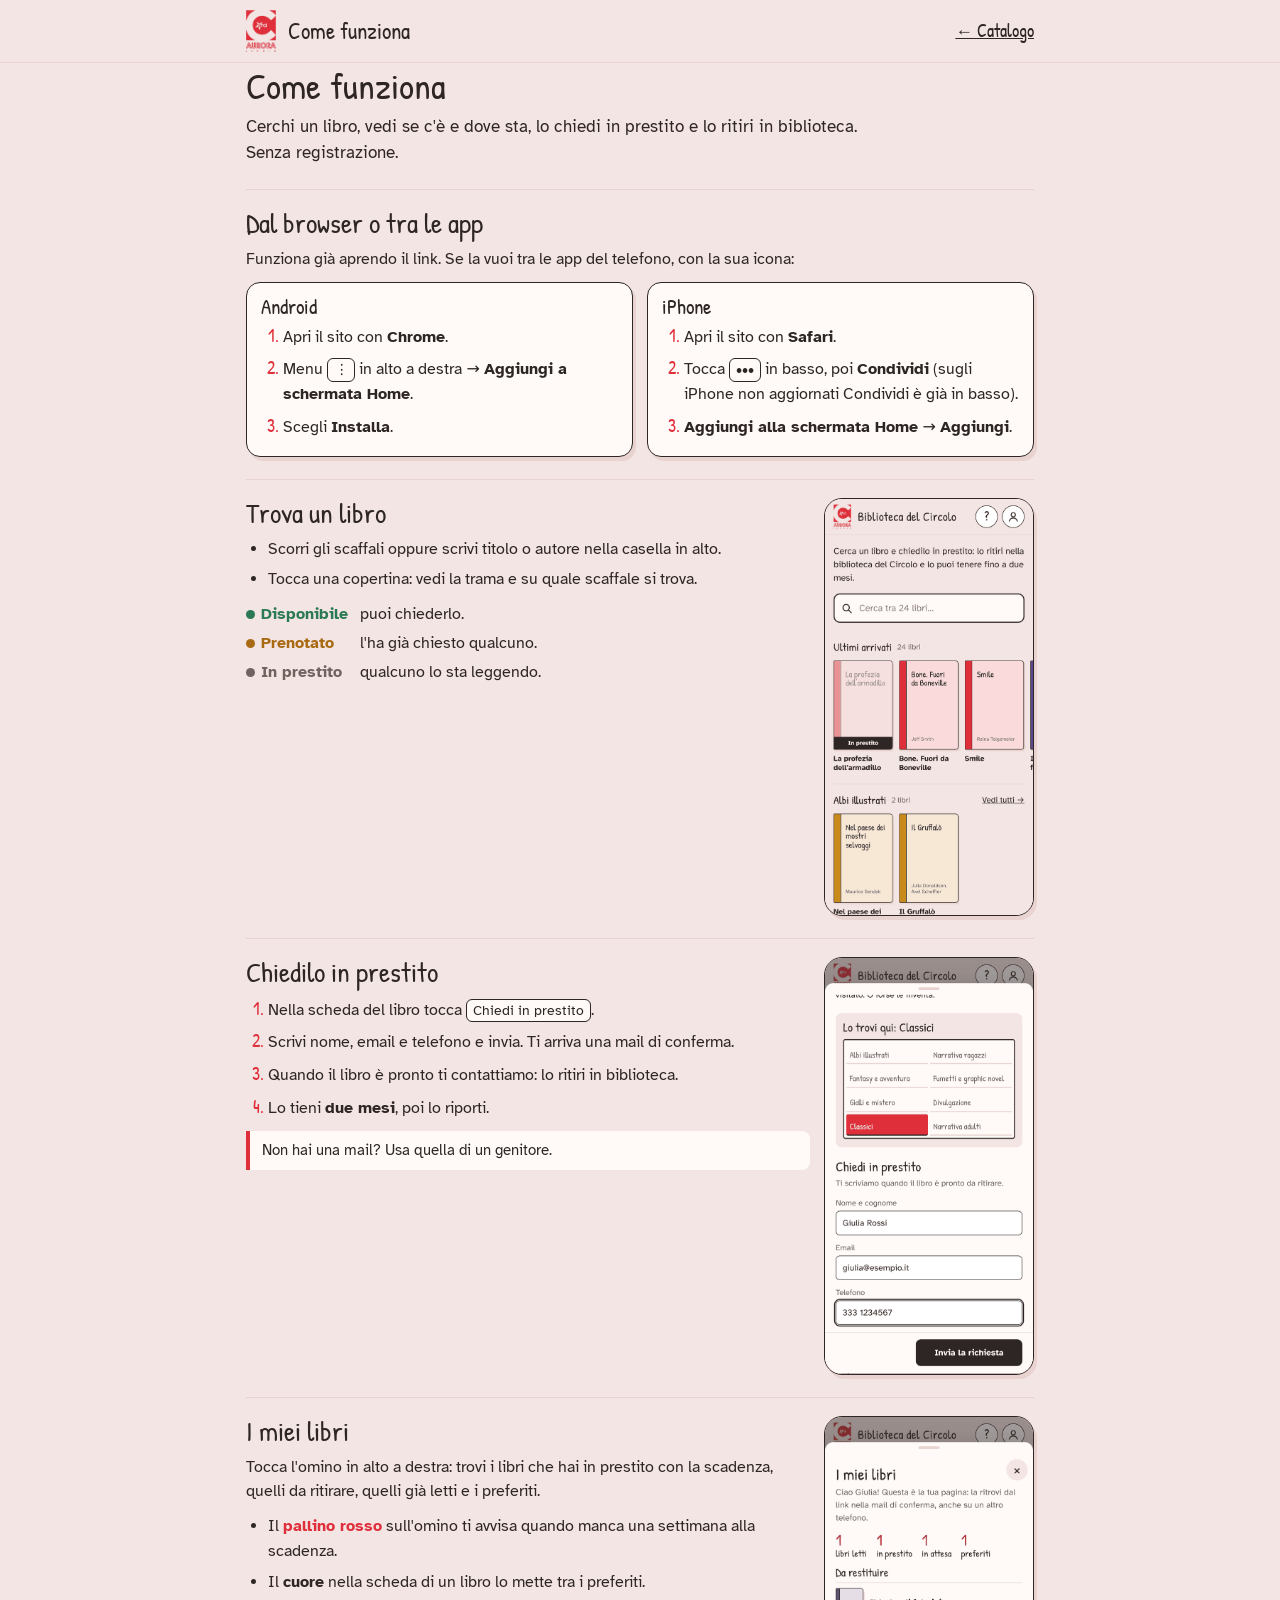
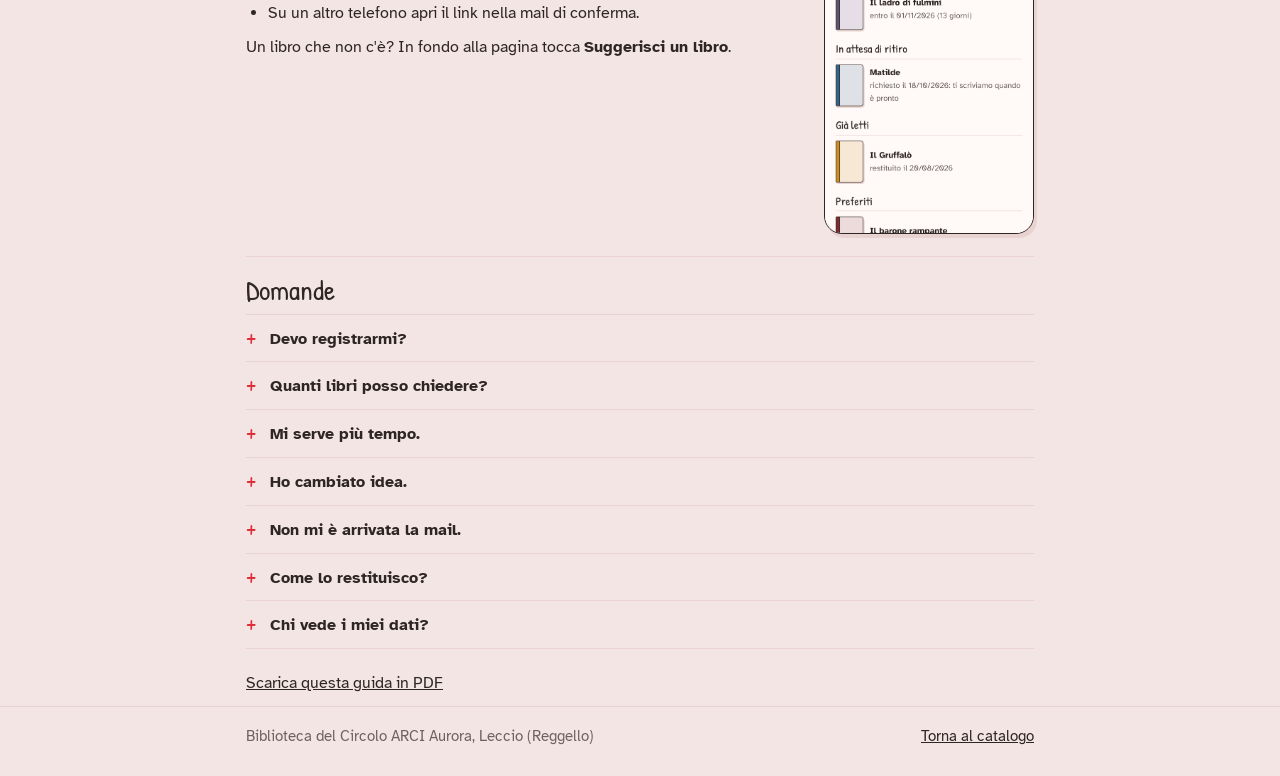
<file: aiuto.html>
<!doctype html>
<html lang="it">
<head>
<meta charset="utf-8">
<meta name="viewport" content="width=device-width, initial-scale=1, viewport-fit=cover">
<title>Come funziona – Biblioteca del Circolo</title>
<meta name="description" content="Come cercare un libro, chiederlo in prestito e usare l'app della biblioteca del Circolo ARCI Aurora di Leccio.">
<meta name="theme-color" content="#f3e5e3">
<link rel="manifest" href="manifest.webmanifest">
<link rel="icon" href="assets/icone/favicon-32.png" sizes="32x32" type="image/png">
<link rel="apple-touch-icon" href="assets/icone/apple-touch-icon.png">
<link rel="preconnect" href="https://fonts.googleapis.com">
<link rel="preconnect" href="https://fonts.gstatic.com" crossorigin>
<link href="https://fonts.googleapis.com/css2?family=Atkinson+Hyperlegible:ital,wght@0,400;0,700;1,400&family=Patrick+Hand&display=swap" rel="stylesheet">
<link rel="stylesheet" href="guide/guida.css">
<style>
  .cover{display:none}
  @media print{
    .cover{display:grid;grid-template-columns:1fr 34mm;gap:8mm;align-items:center;border:1.5px solid var(--inchiostro);border-radius:12px;padding:5mm 6mm;margin:0 0 6mm}
    .cover img.qr{width:34mm;height:34mm}
    .cover .marchi{display:flex;gap:4mm;align-items:center;margin-bottom:2mm}
    .cover .marchi img{height:14mm;width:auto}
    .cover p{margin:0}
    .cover .link{font-weight:700;font-size:12pt}
    .sezione.con-foto{grid-template-columns:minmax(0,1fr) 40mm}
    .telefono{width:40mm}
  }
</style>
</head>
<body>

<header class="testata">
  <div class="contenitore">
    <a href="./"><img src="assets/logo-aurora.png" alt="Torna al catalogo"></a>
    <p class="titolo">Come funziona</p>
    <a class="torna" href="./">← Catalogo</a>
  </div>
</header>

<main class="contenitore">

  <div class="cover">
    <div>
      <div class="marchi"><img src="assets/logo-aurora.png" alt=""><img src="assets/icona-biblioteca.png" alt=""></div>
      <p>Biblioteca del Circolo ARCI Aurora · Leccio</p>
      <p class="link">circolo-aurora.github.io/biblioteca</p>
    </div>
    <img class="qr" src="guide/qr-sito.svg" alt="Codice QR del sito">
  </div>

  <h1>Come funziona</h1>
  <p class="attacco">Cerchi un libro, vedi se c'è e dove sta, lo chiedi in prestito e lo ritiri in biblioteca. Senza registrazione.</p>

  <section class="sezione" id="installa">
    <div>
      <h2>Dal browser o tra le app</h2>
      <p>Funziona già aprendo il link. Se la vuoi tra le app del telefono, con la sua icona:</p>
      <div class="due-colonne">
        <div class="riquadro">
          <h3>Android</h3>
          <ol class="passi">
            <li>Apri il sito con <b>Chrome</b>.</li>
            <li>Menu <span class="tasto">⋮</span> in alto a destra → <b>Aggiungi a schermata Home</b>.</li>
            <li>Scegli <b>Installa</b>.</li>
          </ol>
        </div>
        <div class="riquadro">
          <h3>iPhone</h3>
          <ol class="passi">
            <li>Apri il sito con <b>Safari</b>.</li>
            <li>Tocca <span class="tasto">•••</span> in basso, poi <b>Condividi</b> (sugli iPhone non aggiornati Condividi è già in basso).</li>
            <li><b>Aggiungi alla schermata Home</b> → <b>Aggiungi</b>.</li>
          </ol>
        </div>
      </div>
    </div>
  </section>

  <section class="sezione con-foto" id="cerca">
    <div>
      <h2>Trova un libro</h2>
      <ul class="punti">
        <li>Scorri gli scaffali oppure scrivi titolo o autore nella casella in alto.</li>
        <li>Tocca una copertina: vedi la trama e su quale scaffale si trova.</li>
      </ul>
      <dl class="stati">
        <dt><span class="stato disp">Disponibile</span></dt><dd>puoi chiederlo.</dd>
        <dt><span class="stato pren">Prenotato</span></dt><dd>l'ha già chiesto qualcuno.</dd>
        <dt><span class="stato fuori">In prestito</span></dt><dd>qualcuno lo sta leggendo.</dd>
      </dl>
    </div>
    <figure class="telefono"><img src="assets/aiuto/home.png" alt="La pagina iniziale del catalogo" loading="lazy"></figure>
  </section>

  <section class="sezione con-foto" id="prestito">
    <div>
      <h2>Chiedilo in prestito</h2>
      <ol class="passi">
        <li>Nella scheda del libro tocca <span class="tasto">Chiedi in prestito</span>.</li>
        <li>Scrivi nome, email e telefono e invia. Ti arriva una mail di conferma.</li>
        <li>Quando il libro è pronto ti contattiamo: lo ritiri in biblioteca.</li>
        <li>Lo tieni <b>due mesi</b>, poi lo riporti.</li>
      </ol>
      <p class="nota">Non hai una mail? Usa quella di un genitore.</p>
    </div>
    <figure class="telefono"><img src="assets/aiuto/richiesta.png" alt="Il modulo per chiedere un libro in prestito" loading="lazy"></figure>
  </section>

  <section class="sezione con-foto" id="miei">
    <div>
      <h2>I miei libri</h2>
      <p>Tocca l'omino in alto a destra: trovi i libri che hai in prestito con la scadenza, quelli da ritirare, quelli già letti e i preferiti.</p>
      <ul class="punti">
        <li>Il <b style="color:var(--rosso)">pallino rosso</b> sull'omino ti avvisa quando manca una settimana alla scadenza.</li>
        <li>Il <b>cuore</b> nella scheda di un libro lo mette tra i preferiti.</li>
        <li>Su un altro telefono apri il link nella mail di conferma.</li>
      </ul>
      <p>Un libro che non c'è? In fondo alla pagina tocca <b>Suggerisci un libro</b>.</p>
    </div>
    <figure class="telefono"><img src="assets/aiuto/miei.png" alt="La pagina I miei libri" loading="lazy"></figure>
  </section>

  <section class="sezione domande" id="domande">
    <div>
      <h2>Domande</h2>
      <details><summary>Devo registrarmi?</summary><p>No, bastano nome, email e telefono quando chiedi un libro.</p></details>
      <details><summary>Quanti libri posso chiedere?</summary><p>Quanti vuoi.</p></details>
      <details><summary>Mi serve più tempo.</summary><p>Rispondi alla mail di conferma o chiedi in biblioteca.</p></details>
      <details><summary>Ho cambiato idea.</summary><p>Rispondi alla mail di conferma: la richiesta viene annullata.</p></details>
      <details><summary>Non mi è arrivata la mail.</summary><p>Guarda nello spam. Se hai visto «Richiesta inviata», la richiesta è arrivata comunque.</p></details>
      <details><summary>Come lo restituisco?</summary><p>Riportalo in biblioteca negli orari di apertura.</p></details>
      <details><summary>Chi vede i miei dati?</summary><p>Solo chi gestisce la biblioteca, e solo per i prestiti.</p></details>
    </div>
  </section>

  <p class="solo-schermo" style="margin-top:22px"><a href="guide/guida-lettori.pdf">Scarica questa guida in PDF</a></p>
</main>

<footer class="piede">
  <div class="contenitore">
    <span>Biblioteca del Circolo ARCI Aurora, Leccio (Reggello)</span>
    <a href="./">Torna al catalogo</a>
  </div>
</footer>

<script>
  // in stampa (e nel PDF) le risposte sono tutte aperte
  addEventListener("beforeprint", () => document.querySelectorAll("details").forEach(d => d.open = true));
</script>
</body>
</html>
</file>
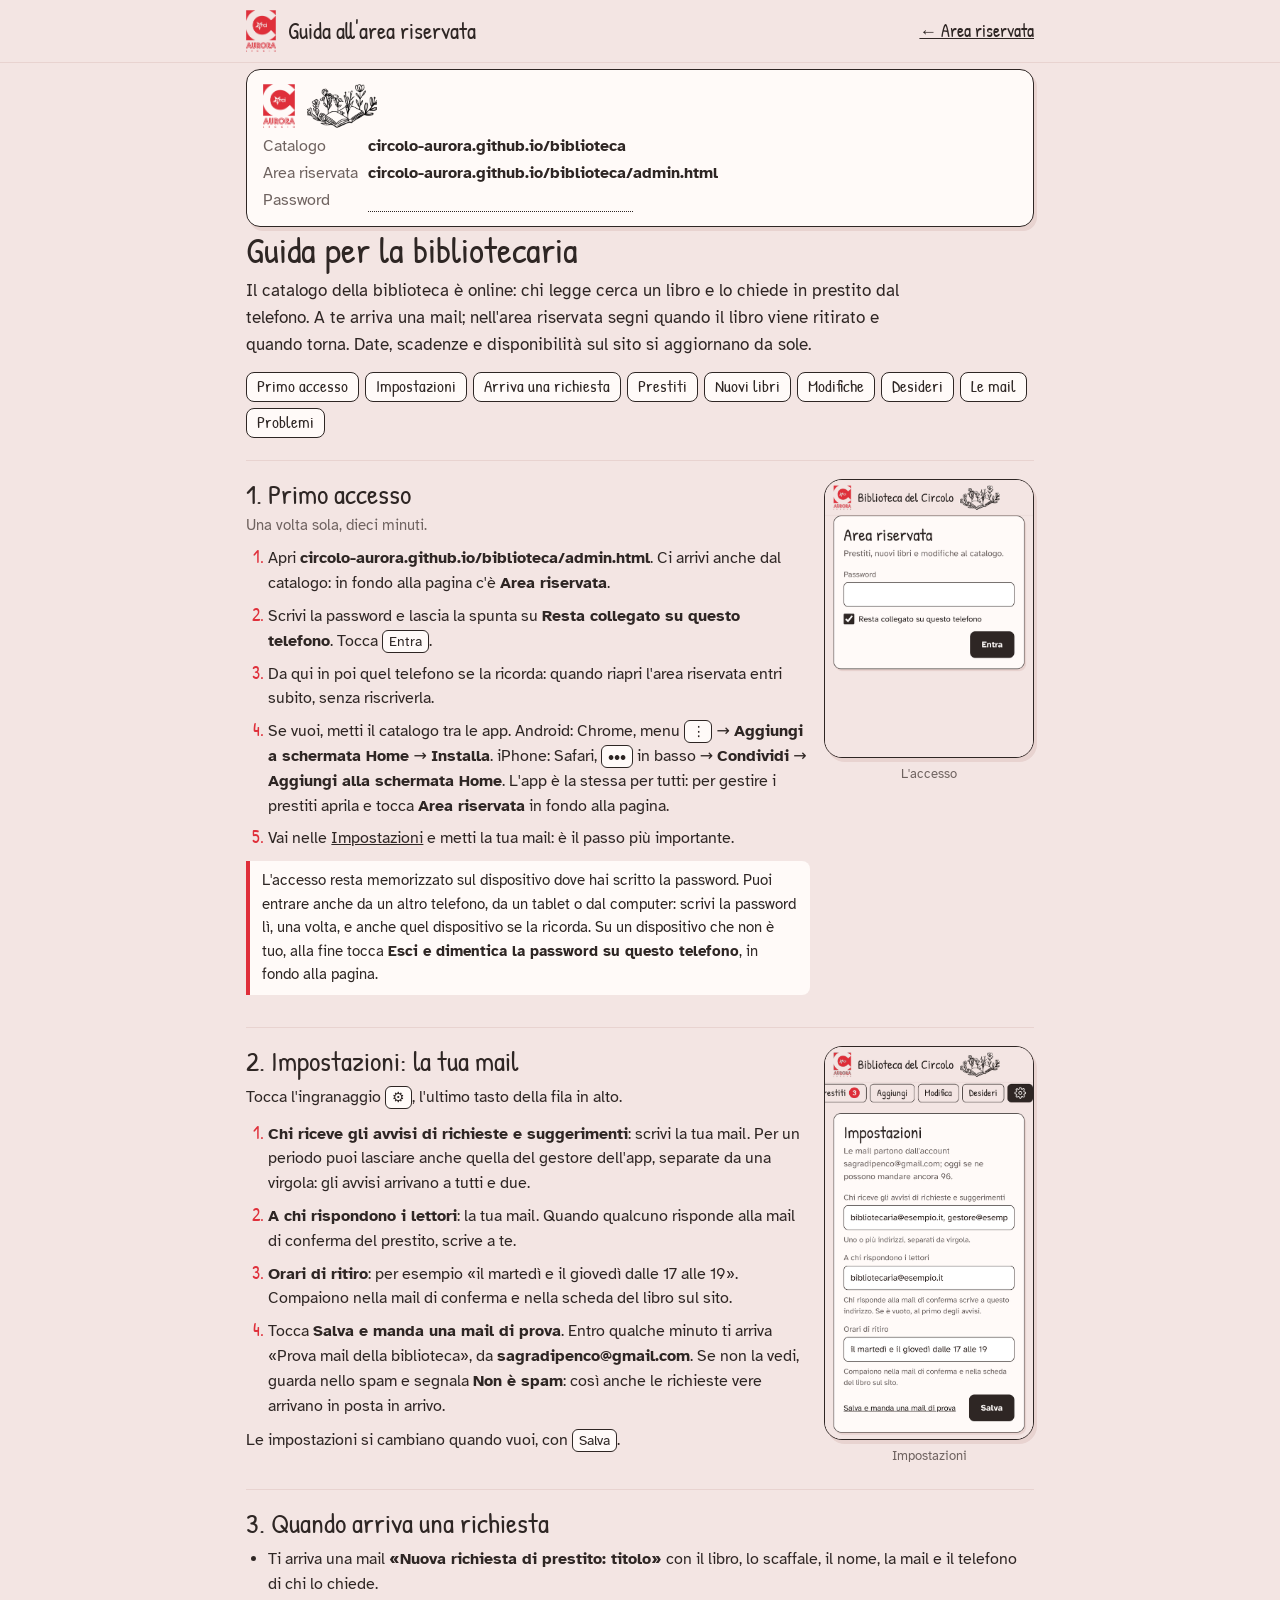
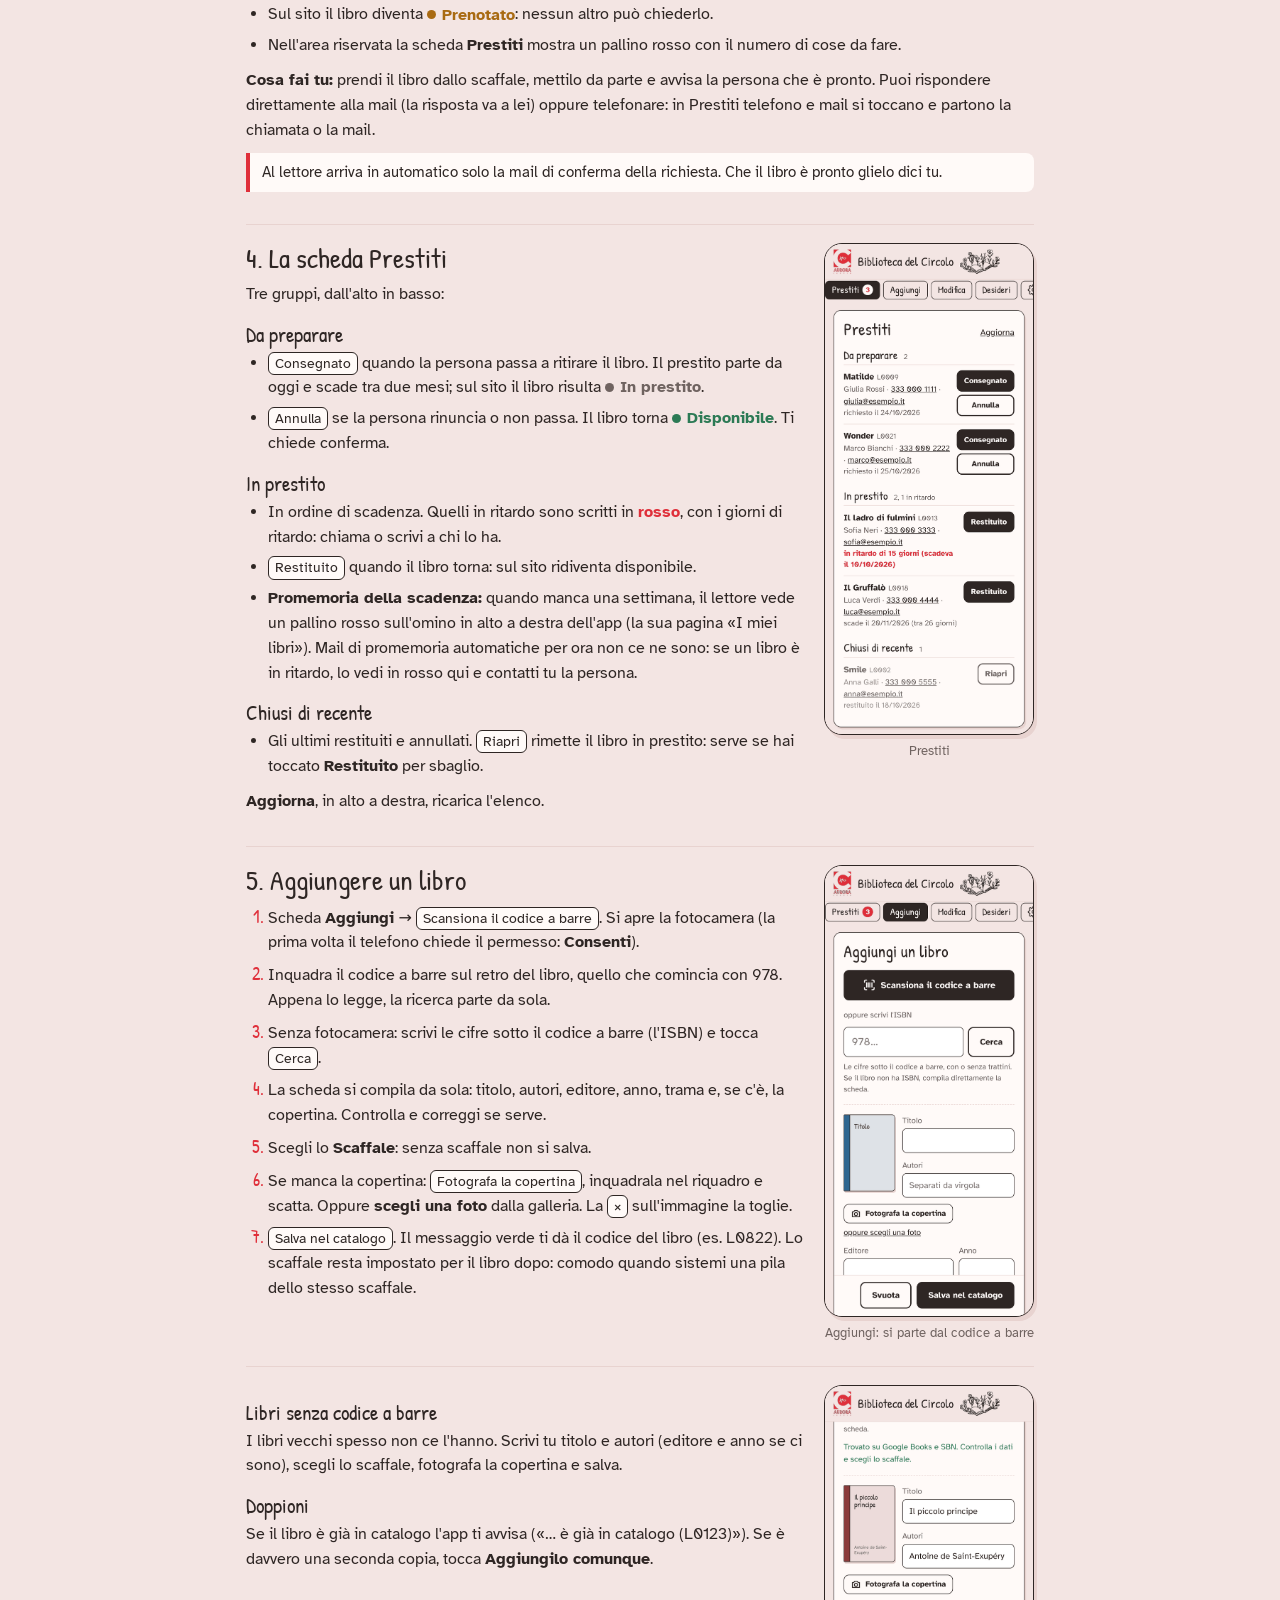
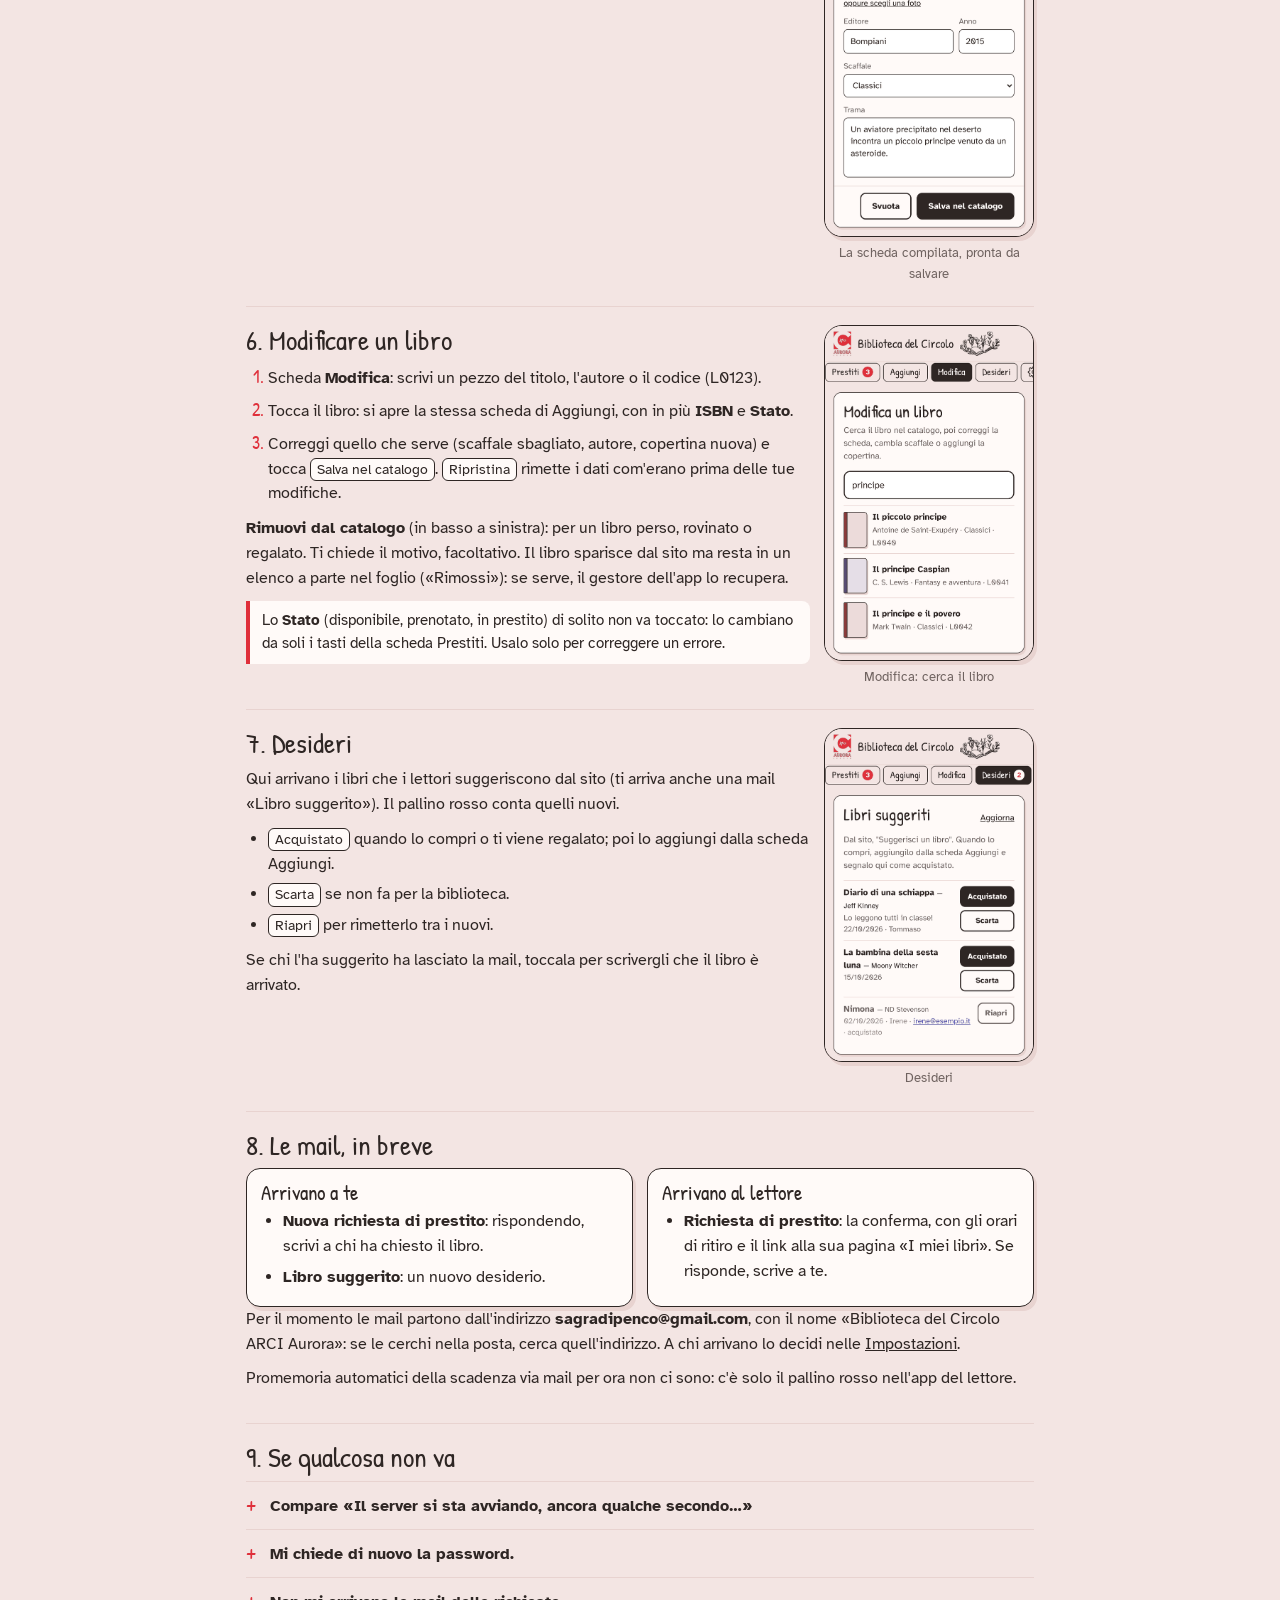
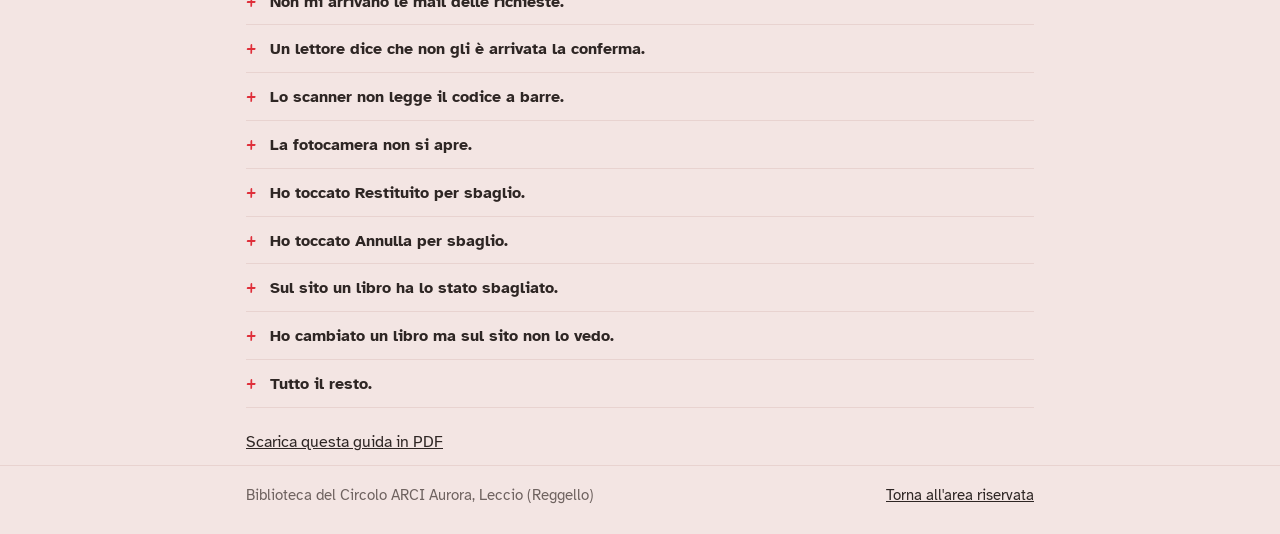
<file: guide/bibliotecaria.html>
<!doctype html>
<html lang="it">
<head>
<meta charset="utf-8">
<meta name="viewport" content="width=device-width, initial-scale=1, viewport-fit=cover">
<title>Guida all'area riservata – Biblioteca del Circolo</title>
<meta name="theme-color" content="#f3e5e3">
<meta name="robots" content="noindex">
<link rel="icon" href="../assets/icone/favicon-32.png" sizes="32x32" type="image/png">
<link rel="preconnect" href="https://fonts.googleapis.com">
<link rel="preconnect" href="https://fonts.gstatic.com" crossorigin>
<link href="https://fonts.googleapis.com/css2?family=Atkinson+Hyperlegible:ital,wght@0,400;0,700;1,400&family=Patrick+Hand&display=swap" rel="stylesheet">
<link rel="stylesheet" href="guida.css">
<style>
  .cover .qr{display:none}
  .cover{display:grid;gap:4px 16px;grid-template-columns:1fr;border:1.5px solid var(--inchiostro);border-radius:14px;padding:14px 16px;background:var(--pagina);box-shadow:3px 4px 0 var(--rosa-scuro);margin:6px 0 4px}
  .cover .marchi{display:flex;gap:12px;align-items:center}
  .cover .marchi img{height:44px;width:auto}
  .cover p{margin:0}
  .cover dl{display:grid;grid-template-columns:auto 1fr;gap:2px 10px;margin:6px 0 0}
  .cover dt{color:var(--grigio)} .cover dd{margin:0;font-weight:700;word-break:break-word}
  .tempo{color:var(--grigio);font-size:.92rem;margin:-4px 0 8px}
  .cover .da-scrivere{border-bottom:1.5px dotted var(--inchiostro);min-height:1.5em;max-width:70mm}
  @media print{
    .cover{grid-template-columns:1fr 30mm;align-items:center;box-shadow:none;padding:4mm 5mm;margin-bottom:5mm}
    .cover .qr{display:block;width:30mm;height:30mm}
    .sezione.con-foto{grid-template-columns:minmax(0,1fr) 50mm}
    .telefono{width:50mm}
  }
</style>
</head>
<body>

<header class="testata">
  <div class="contenitore">
    <a href="../admin.html"><img src="../assets/logo-aurora.png" alt="Torna all'area riservata"></a>
    <p class="titolo">Guida all'area riservata</p>
    <a class="torna" href="../admin.html">← Area riservata</a>
  </div>
</header>

<main class="contenitore">

  <div class="cover">
    <div>
      <div class="marchi"><img src="../assets/logo-aurora.png" alt=""><img src="../assets/icona-biblioteca.png" alt=""></div>
      <dl>
        <dt>Catalogo</dt><dd>circolo-aurora.github.io/biblioteca</dd>
        <dt>Area riservata</dt><dd>circolo-aurora.github.io/biblioteca/admin.html</dd>
        <dt>Password</dt><dd class="da-scrivere"></dd>
      </dl>
    </div>
    <img class="qr" src="qr-sito.svg" alt="">
  </div>

  <h1>Guida per la bibliotecaria</h1>
  <p class="attacco">Il catalogo della biblioteca è online: chi legge cerca un libro e lo chiede in prestito dal telefono. A te arriva una mail; nell'area riservata segni quando il libro viene ritirato e quando torna. Date, scadenze e disponibilità sul sito si aggiornano da sole.</p>

  <ul class="indice">
    <li><a href="#primo">Primo accesso</a></li>
    <li><a href="#impostazioni">Impostazioni</a></li>
    <li><a href="#richiesta">Arriva una richiesta</a></li>
    <li><a href="#prestiti">Prestiti</a></li>
    <li><a href="#aggiungi">Nuovi libri</a></li>
    <li><a href="#modifica">Modifiche</a></li>
    <li><a href="#desideri">Desideri</a></li>
    <li><a href="#mail">Le mail</a></li>
    <li><a href="#problemi">Problemi</a></li>
  </ul>

  <section class="sezione con-foto" id="primo">
    <div>
      <h2>1. Primo accesso</h2>
      <p class="tempo">Una volta sola, dieci minuti.</p>
      <ol class="passi">
        <li>Apri <b>circolo-aurora.github.io/biblioteca/admin.html</b>. Ci arrivi anche dal catalogo: in fondo alla pagina c'è <b>Area riservata</b>.</li>
        <li>Scrivi la password e lascia la spunta su <b>Resta collegato su questo telefono</b>. Tocca <span class="tasto">Entra</span>.</li>
        <li>Da qui in poi quel telefono se la ricorda: quando riapri l'area riservata entri subito, senza riscriverla.</li>
        <li>Se vuoi, metti il catalogo tra le app. Android: Chrome, menu <span class="tasto">⋮</span> → <b>Aggiungi a schermata Home</b> → <b>Installa</b>. iPhone: Safari, <span class="tasto">•••</span> in basso → <b>Condividi</b> → <b>Aggiungi alla schermata Home</b>. L'app è la stessa per tutti: per gestire i prestiti aprila e tocca <b>Area riservata</b> in fondo alla pagina.</li>
        <li>Vai nelle <a href="#impostazioni">Impostazioni</a> e metti la tua mail: è il passo più importante.</li>
      </ol>
      <p class="nota">L'accesso resta memorizzato sul dispositivo dove hai scritto la password. Puoi entrare anche da un altro telefono, da un tablet o dal computer: scrivi la password lì, una volta, e anche quel dispositivo se la ricorda. Su un dispositivo che non è tuo, alla fine tocca <b>Esci e dimentica la password su questo telefono</b>, in fondo alla pagina.</p>
    </div>
    <figure class="telefono"><img src="img/accesso.png" alt="La schermata di accesso" loading="lazy"><figcaption>L'accesso</figcaption></figure>
  </section>

  <section class="sezione con-foto" id="impostazioni">
    <div>
      <h2>2. Impostazioni: la tua mail</h2>
      <p>Tocca l'ingranaggio <span class="tasto">⚙</span>, l'ultimo tasto della fila in alto.</p>
      <ol class="passi">
        <li><b>Chi riceve gli avvisi di richieste e suggerimenti</b>: scrivi la tua mail. Per un periodo puoi lasciare anche quella del gestore dell'app, separate da una virgola: gli avvisi arrivano a tutti e due.</li>
        <li><b>A chi rispondono i lettori</b>: la tua mail. Quando qualcuno risponde alla mail di conferma del prestito, scrive a te.</li>
        <li><b>Orari di ritiro</b>: per esempio «il martedì e il giovedì dalle 17 alle 19». Compaiono nella mail di conferma e nella scheda del libro sul sito.</li>
        <li>Tocca <b>Salva e manda una mail di prova</b>. Entro qualche minuto ti arriva «Prova mail della biblioteca», da <b>sagradipenco@gmail.com</b>. Se non la vedi, guarda nello spam e segnala <b>Non è spam</b>: così anche le richieste vere arrivano in posta in arrivo.</li>
      </ol>
      <p>Le impostazioni si cambiano quando vuoi, con <span class="tasto">Salva</span>.</p>
    </div>
    <figure class="telefono"><img src="img/impostazioni.png" alt="La scheda Impostazioni" loading="lazy"><figcaption>Impostazioni</figcaption></figure>
  </section>

  <section class="sezione" id="richiesta">
    <div>
      <h2>3. Quando arriva una richiesta</h2>
      <ul class="punti">
        <li>Ti arriva una mail <b>«Nuova richiesta di prestito: titolo»</b> con il libro, lo scaffale, il nome, la mail e il telefono di chi lo chiede.</li>
        <li>Sul sito il libro diventa <span class="stato pren">Prenotato</span>: nessun altro può chiederlo.</li>
        <li>Nell'area riservata la scheda <b>Prestiti</b> mostra un pallino rosso con il numero di cose da fare.</li>
      </ul>
      <p><b>Cosa fai tu:</b> prendi il libro dallo scaffale, mettilo da parte e avvisa la persona che è pronto. Puoi rispondere direttamente alla mail (la risposta va a lei) oppure telefonare: in Prestiti telefono e mail si toccano e partono la chiamata o la mail.</p>
      <p class="nota">Al lettore arriva in automatico solo la mail di conferma della richiesta. Che il libro è pronto glielo dici tu.</p>
    </div>
  </section>

  <section class="sezione con-foto" id="prestiti">
    <div>
      <h2>4. La scheda Prestiti</h2>
      <p>Tre gruppi, dall'alto in basso:</p>
      <h3>Da preparare</h3>
      <ul class="punti">
        <li><span class="tasto">Consegnato</span> quando la persona passa a ritirare il libro. Il prestito parte da oggi e scade tra due mesi; sul sito il libro risulta <span class="stato fuori">In prestito</span>.</li>
        <li><span class="tasto">Annulla</span> se la persona rinuncia o non passa. Il libro torna <span class="stato disp">Disponibile</span>. Ti chiede conferma.</li>
      </ul>
      <h3>In prestito</h3>
      <ul class="punti">
        <li>In ordine di scadenza. Quelli in ritardo sono scritti in <b style="color:var(--rosso)">rosso</b>, con i giorni di ritardo: chiama o scrivi a chi lo ha.</li>
        <li><span class="tasto">Restituito</span> quando il libro torna: sul sito ridiventa disponibile.</li>
        <li><b>Promemoria della scadenza:</b> quando manca una settimana, il lettore vede un pallino rosso sull'omino in alto a destra dell'app (la sua pagina «I miei libri»). Mail di promemoria automatiche per ora non ce ne sono: se un libro è in ritardo, lo vedi in rosso qui e contatti tu la persona.</li>
      </ul>
      <h3>Chiusi di recente</h3>
      <ul class="punti">
        <li>Gli ultimi restituiti e annullati. <span class="tasto">Riapri</span> rimette il libro in prestito: serve se hai toccato <b>Restituito</b> per sbaglio.</li>
      </ul>
      <p><b>Aggiorna</b>, in alto a destra, ricarica l'elenco.</p>
    </div>
    <figure class="telefono"><img src="img/prestiti.png" alt="La scheda Prestiti" loading="lazy"><figcaption>Prestiti</figcaption></figure>
  </section>

  <section class="sezione con-foto" id="aggiungi">
    <div>
      <h2>5. Aggiungere un libro</h2>
      <ol class="passi">
        <li>Scheda <b>Aggiungi</b> → <span class="tasto">Scansiona il codice a barre</span>. Si apre la fotocamera (la prima volta il telefono chiede il permesso: <b>Consenti</b>).</li>
        <li>Inquadra il codice a barre sul retro del libro, quello che comincia con 978. Appena lo legge, la ricerca parte da sola.</li>
        <li>Senza fotocamera: scrivi le cifre sotto il codice a barre (l'ISBN) e tocca <span class="tasto">Cerca</span>.</li>
        <li>La scheda si compila da sola: titolo, autori, editore, anno, trama e, se c'è, la copertina. Controlla e correggi se serve.</li>
        <li>Scegli lo <b>Scaffale</b>: senza scaffale non si salva.</li>
        <li>Se manca la copertina: <span class="tasto">Fotografa la copertina</span>, inquadrala nel riquadro e scatta. Oppure <b>scegli una foto</b> dalla galleria. La <span class="tasto">×</span> sull'immagine la toglie.</li>
        <li><span class="tasto">Salva nel catalogo</span>. Il messaggio verde ti dà il codice del libro (es. L0822). Lo scaffale resta impostato per il libro dopo: comodo quando sistemi una pila dello stesso scaffale.</li>
      </ol>
    </div>
    <figure class="telefono"><img src="img/aggiungi.png" alt="La scheda Aggiungi" loading="lazy"><figcaption>Aggiungi: si parte dal codice a barre</figcaption></figure>
  </section>

  <section class="sezione con-foto">
    <div>
      <h3>Libri senza codice a barre</h3>
      <p>I libri vecchi spesso non ce l'hanno. Scrivi tu titolo e autori (editore e anno se ci sono), scegli lo scaffale, fotografa la copertina e salva.</p>
      <h3>Doppioni</h3>
      <p>Se il libro è già in catalogo l'app ti avvisa («… è già in catalogo (L0123)»). Se è davvero una seconda copia, tocca <b>Aggiungilo comunque</b>.</p>
    </div>
    <figure class="telefono"><img src="img/aggiungi-compilato.png" alt="La scheda di un libro compilata" loading="lazy"><figcaption>La scheda compilata, pronta da salvare</figcaption></figure>
  </section>

  <section class="sezione con-foto" id="modifica">
    <div>
      <h2>6. Modificare un libro</h2>
      <ol class="passi">
        <li>Scheda <b>Modifica</b>: scrivi un pezzo del titolo, l'autore o il codice (L0123).</li>
        <li>Tocca il libro: si apre la stessa scheda di Aggiungi, con in più <b>ISBN</b> e <b>Stato</b>.</li>
        <li>Correggi quello che serve (scaffale sbagliato, autore, copertina nuova) e tocca <span class="tasto">Salva nel catalogo</span>. <span class="tasto">Ripristina</span> rimette i dati com'erano prima delle tue modifiche.</li>
      </ol>
      <p><b>Rimuovi dal catalogo</b> (in basso a sinistra): per un libro perso, rovinato o regalato. Ti chiede il motivo, facoltativo. Il libro sparisce dal sito ma resta in un elenco a parte nel foglio («Rimossi»): se serve, il gestore dell'app lo recupera.</p>
      <p class="nota">Lo <b>Stato</b> (disponibile, prenotato, in prestito) di solito non va toccato: lo cambiano da soli i tasti della scheda Prestiti. Usalo solo per correggere un errore.</p>
    </div>
    <figure class="telefono"><img src="img/modifica.png" alt="La ricerca nella scheda Modifica" loading="lazy"><figcaption>Modifica: cerca il libro</figcaption></figure>
  </section>

  <section class="sezione con-foto" id="desideri">
    <div>
      <h2>7. Desideri</h2>
      <p>Qui arrivano i libri che i lettori suggeriscono dal sito (ti arriva anche una mail «Libro suggerito»). Il pallino rosso conta quelli nuovi.</p>
      <ul class="punti">
        <li><span class="tasto">Acquistato</span> quando lo compri o ti viene regalato; poi lo aggiungi dalla scheda Aggiungi.</li>
        <li><span class="tasto">Scarta</span> se non fa per la biblioteca.</li>
        <li><span class="tasto">Riapri</span> per rimetterlo tra i nuovi.</li>
      </ul>
      <p>Se chi l'ha suggerito ha lasciato la mail, toccala per scrivergli che il libro è arrivato.</p>
    </div>
    <figure class="telefono"><img src="img/desideri.png" alt="La scheda Desideri" loading="lazy"><figcaption>Desideri</figcaption></figure>
  </section>

  <section class="sezione" id="mail">
    <div>
      <h2>8. Le mail, in breve</h2>
      <div class="due-colonne">
        <div class="riquadro">
          <h3>Arrivano a te</h3>
          <ul class="punti">
            <li><b>Nuova richiesta di prestito</b>: rispondendo, scrivi a chi ha chiesto il libro.</li>
            <li><b>Libro suggerito</b>: un nuovo desiderio.</li>
          </ul>
        </div>
        <div class="riquadro">
          <h3>Arrivano al lettore</h3>
          <ul class="punti">
            <li><b>Richiesta di prestito</b>: la conferma, con gli orari di ritiro e il link alla sua pagina «I miei libri». Se risponde, scrive a te.</li>
          </ul>
        </div>
      </div>
      <p>Per il momento le mail partono dall'indirizzo <b>sagradipenco@gmail.com</b>, con il nome «Biblioteca del Circolo ARCI Aurora»: se le cerchi nella posta, cerca quell'indirizzo. A chi arrivano lo decidi nelle <a href="#impostazioni">Impostazioni</a>.</p>
      <p>Promemoria automatici della scadenza via mail per ora non ci sono: c'è solo il pallino rosso nell'app del lettore.</p>
    </div>
  </section>

  <section class="sezione domande" id="problemi">
    <div>
      <h2>9. Se qualcosa non va</h2>
      <details><summary>Compare «Il server si sta avviando, ancora qualche secondo…»</summary><p>È normale la prima volta della giornata: può volerci una ventina di secondi. Poi va veloce.</p></details>
      <details><summary>Mi chiede di nuovo la password.</summary><p>La password è stata cambiata, oppure hai toccato «Esci». Chiedila al gestore dell'app e spunta di nuovo «Resta collegato».</p></details>
      <details><summary>Non mi arrivano le mail delle richieste.</summary><p>Guarda nello spam (il mittente è sagradipenco@gmail.com). Poi in Impostazioni controlla che la tua mail sia scritta giusta e usa «Salva e manda una mail di prova».</p></details>
      <details><summary>Un lettore dice che non gli è arrivata la conferma.</summary><p>Forse ha scritto male la mail, o è finita nello spam. La richiesta però è arrivata: la vedi in Prestiti. Contattalo per telefono.</p></details>
      <details><summary>Lo scanner non legge il codice a barre.</summary><p>Serve luce: tieni il libro fermo a 10-15 cm, con il codice dritto dentro l'inquadratura. Se proprio non va, chiudi e scrivi l'ISBN a mano.</p></details>
      <details><summary>La fotocamera non si apre.</summary><p>Probabilmente il permesso è stato negato. Nelle impostazioni del browser cerca «Fotocamera» e consenti l'accesso per questo sito, poi ricarica la pagina.</p></details>
      <details><summary>Ho toccato Restituito per sbaglio.</summary><p>Il prestito è in «Chiusi di recente»: tocca Riapri e torna in prestito.</p></details>
      <details><summary>Ho toccato Annulla per sbaglio.</summary><p>Il libro è tornato disponibile. Chiedi alla persona di rifare la richiesta dal sito, oppure, se passa a ritirarlo subito, tocca Riapri in «Chiusi di recente»: il prestito parte da oggi.</p></details>
      <details><summary>Sul sito un libro ha lo stato sbagliato.</summary><p>Se c'è un prestito, sistemalo dalla scheda Prestiti. Se non c'è, apri il libro in Modifica e correggi lo Stato.</p></details>
      <details><summary>Ho cambiato un libro ma sul sito non lo vedo.</summary><p>Ricarica la pagina del catalogo (sul telefono, tira giù la pagina). Se dopo qualche minuto non cambia, avvisa il gestore dell'app.</p></details>
      <details><summary>Tutto il resto.</summary><p>Scrivi al gestore dell'app: i dati sono in un foglio Google che gestisce lui, e ogni modifica fatta dall'area riservata resta registrata.</p></details>
    </div>
  </section>

  <p class="solo-schermo" style="margin-top:22px"><a href="guida-bibliotecaria.pdf">Scarica questa guida in PDF</a></p>
</main>

<footer class="piede">
  <div class="contenitore">
    <span>Biblioteca del Circolo ARCI Aurora, Leccio (Reggello)</span>
    <a href="../admin.html">Torna all'area riservata</a>
  </div>
</footer>
<script>addEventListener("beforeprint", () => document.querySelectorAll("details").forEach(d => d.open = true));</script>
</body>
</html>
</file>
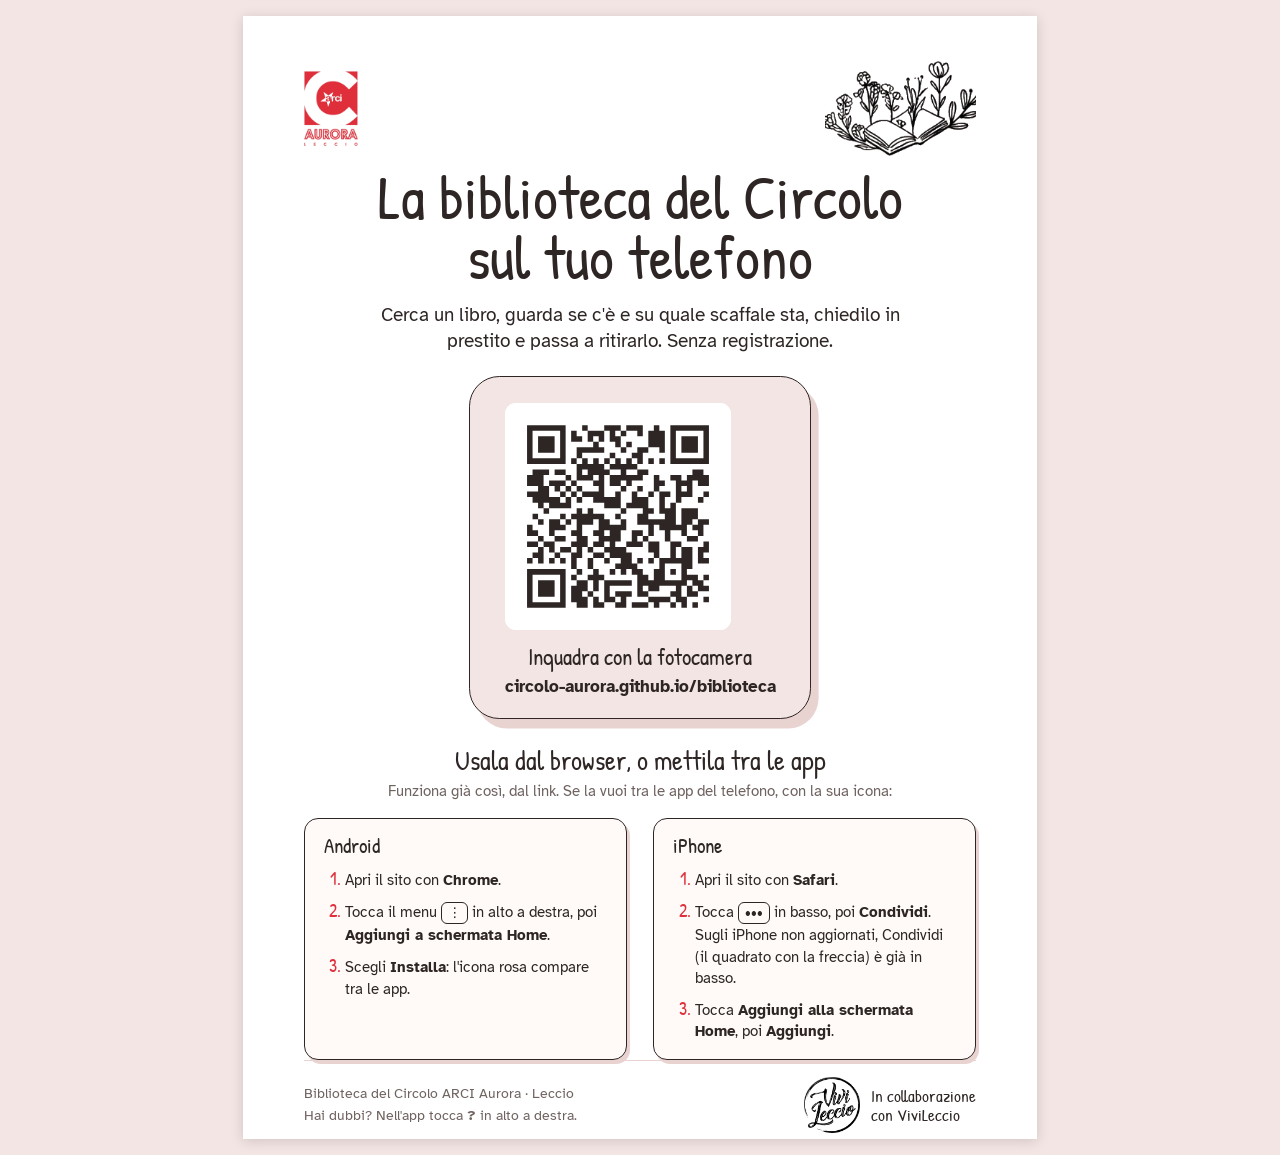
<file: guide/locandina.html>
<!doctype html>
<html lang="it">
<head>
<meta charset="utf-8">
<meta name="viewport" content="width=device-width, initial-scale=1">
<title>Locandina – Biblioteca del Circolo</title>
<link rel="preconnect" href="https://fonts.googleapis.com">
<link rel="preconnect" href="https://fonts.gstatic.com" crossorigin>
<link href="https://fonts.googleapis.com/css2?family=Atkinson+Hyperlegible:wght@400;700&family=Patrick+Hand&display=swap" rel="stylesheet">
<link rel="stylesheet" href="guida.css">
<style>
  @page{size:A4;margin:0}
  html,body{background:#fff}
  .foglio{width:210mm;height:297mm;margin:0 auto;padding:12mm 16mm 10mm;display:flex;flex-direction:column;background:#fff;overflow:hidden}
  @media screen{body{background:var(--rosa);padding:16px 0}.foglio{box-shadow:0 2px 12px rgba(0,0,0,.15)}}
  .alto{display:flex;align-items:center;justify-content:space-between;gap:8mm}
  .alto .aurora{height:20mm;width:auto}
  .alto .fiori{height:25mm;width:auto}
  h1{font:400 46pt/.98 var(--mano);margin:3mm 0 4mm;text-align:center}
  .sotto{font-size:14pt;text-align:center;margin:0 auto 6mm;max-width:155mm;line-height:1.35}
  .qr-box{align-self:center;background:var(--rosa);border:1.8px solid var(--inchiostro);border-radius:8mm;padding:7mm 9mm 5mm;box-shadow:2mm 2.5mm 0 var(--rosa-scuro);text-align:center}
  .qr-box img{width:60mm;height:60mm;background:#fff;border-radius:3mm}
  .qr-box .inquadra{font:400 17pt/1.1 var(--mano);margin:4mm 0 1mm}
  .qr-box .indirizzo{font-weight:700;font-size:12.5pt;margin:0}
  h2{font:400 20pt/1.1 var(--mano);text-align:center;margin:7mm 0 1mm}
  .come{text-align:center;font-size:11.5pt;margin:0 auto 4mm;max-width:160mm;color:var(--grigio)}
  .colonne{display:grid;grid-template-columns:1fr 1fr;gap:7mm}
  .riquadro{padding:4mm 5mm 2mm}
  .riquadro h3{font-size:16pt;margin:0 0 2mm}
  ol.passi{font-size:11.5pt;line-height:1.4}
  ol.passi li{margin-bottom:2mm}
  .basso{margin-top:auto;display:flex;align-items:center;justify-content:space-between;gap:6mm;border-top:1.5px solid var(--rosa-scuro);padding-top:4mm;font-size:10.5pt;color:var(--grigio)}
  .basso .vivi{display:flex;align-items:center;gap:3mm;font:400 13pt/1.1 var(--mano);color:var(--inchiostro)}
  .basso .vivi img{height:15mm;width:auto}
</style>
</head>
<body>
<div class="foglio">
  <div class="alto">
    <img class="aurora" src="../assets/logo-aurora.png" alt="Circolo ARCI Aurora Leccio">
    <img class="fiori" src="../assets/icona-biblioteca.png" alt="">
  </div>

  <h1>La biblioteca del Circolo<br>sul tuo telefono</h1>
  <p class="sotto">Cerca un libro, guarda se c'è e su quale scaffale sta, chiedilo in prestito e passa a ritirarlo. Senza registrazione.</p>

  <div class="qr-box">
    <img src="qr-sito.svg" alt="Codice QR">
    <p class="inquadra">Inquadra con la fotocamera</p>
    <p class="indirizzo">circolo-aurora.github.io/biblioteca</p>
  </div>

  <h2>Usala dal browser, o mettila tra le app</h2>
  <p class="come">Funziona già così, dal link. Se la vuoi tra le app del telefono, con la sua icona:</p>
  <div class="colonne">
    <div class="riquadro">
      <h3>Android</h3>
      <ol class="passi">
        <li>Apri il sito con <b>Chrome</b>.</li>
        <li>Tocca il menu <span class="tasto">⋮</span> in alto a destra, poi <b>Aggiungi a schermata Home</b>.</li>
        <li>Scegli <b>Installa</b>: l'icona rosa compare tra le app.</li>
      </ol>
    </div>
    <div class="riquadro">
      <h3>iPhone</h3>
      <ol class="passi">
        <li>Apri il sito con <b>Safari</b>.</li>
        <li>Tocca <span class="tasto">•••</span> in basso, poi <b>Condividi</b>. Sugli iPhone non aggiornati, Condividi (il quadrato con la freccia) è già in basso.</li>
        <li>Tocca <b>Aggiungi alla schermata Home</b>, poi <b>Aggiungi</b>.</li>
      </ol>
    </div>
  </div>

  <div class="basso">
    <span>Biblioteca del Circolo ARCI Aurora · Leccio<br>Hai dubbi? Nell'app tocca <b>?</b> in alto a destra.</span>
    <span class="vivi"><img src="../assets/logo-vivileccio.png" alt="ViviLeccio">In collaborazione<br>con ViviLeccio</span>
  </div>
</div>
</body>
</html>
</file>
<file: guide/guida.css>
/* Stile comune delle guide: aiuto.html (nell'app), guida della bibliotecaria, locandina.
   Stessi colori e caratteri del catalogo; con @media print diventano i PDF in A4. */
:root{
  --rosa:#f3e5e3; --rosa-scuro:#e8d3d0; --pagina:#fffaf8; --inchiostro:#2e2624; --grigio:#6f6360;
  --rosso:#df2f3a; --verde:#2c7a55; --ambra:#a86a12;
  --mano:'Patrick Hand','Comic Neue',cursive;
  --testo:'Atkinson Hyperlegible',system-ui,sans-serif;
}
*{box-sizing:border-box}
html{-webkit-text-size-adjust:100%}
body{margin:0;background:var(--rosa);color:var(--inchiostro);font:400 1rem/1.55 var(--testo)}
img{max-width:100%;display:block}
a{color:var(--inchiostro)}
[hidden]{display:none !important}
.contenitore{max-width:820px;margin:0 auto;padding:0 16px}

/* intestazione */
.testata{position:sticky;top:0;z-index:10;background:var(--rosa);border-bottom:1.5px solid var(--rosa-scuro)}
.testata .contenitore{display:flex;align-items:center;gap:12px;height:62px}
.testata img{height:42px;width:auto}
.testata .titolo{font:400 1.45rem/1 var(--mano);margin:0;flex:1;white-space:nowrap;overflow:hidden;text-overflow:ellipsis}
.testata .torna{font:400 1.1rem/1 var(--mano);white-space:nowrap}

main{padding:20px 0 48px}
h1{font:400 2.3rem/1.05 var(--mano);margin:4px 0 8px}
h2{font:400 1.75rem/1.1 var(--mano);margin:0 0 8px;scroll-margin-top:76px}
h3{font:400 1.3rem/1.15 var(--mano);margin:16px 0 4px}
p{margin:0 0 10px}
.attacco{font-size:1.08rem;max-width:60ch}
.indice{display:flex;flex-wrap:wrap;gap:6px;margin:14px 0 6px;padding:0;list-style:none}
.indice a{display:inline-block;border:1.5px solid var(--inchiostro);border-radius:8px;padding:3px 10px 4px;font:400 1.08rem/1.2 var(--mano);text-decoration:none;background:var(--pagina)}

/* sezioni: testo e, accanto, la schermata del telefono */
.sezione{margin:22px 0 0;padding:18px 0 0;border-top:1.5px solid var(--rosa-scuro);display:grid;gap:14px}
.sezione.con-foto{grid-template-columns:minmax(0,1fr)}
@media (min-width:640px){.sezione.con-foto{grid-template-columns:minmax(0,1fr) 210px;align-items:start}}
.telefono{margin:0;justify-self:center;width:210px;max-width:70vw}
.telefono img{border:1.5px solid var(--inchiostro);border-radius:18px;box-shadow:3px 4px 0 var(--rosa-scuro);background:#fff}
.telefono figcaption{font-size:.84rem;color:var(--grigio);text-align:center;margin-top:6px}
ol.passi,ul.punti{margin:0 0 10px;padding-left:1.4em}
ol.passi li,ul.punti li{margin:0 0 6px}
ol.passi li::marker{font:400 1.15rem var(--mano);color:var(--rosso)}
.due-colonne{display:grid;gap:14px}
@media (min-width:640px){.due-colonne{grid-template-columns:1fr 1fr}}
.riquadro{background:var(--pagina);border:1.5px solid var(--inchiostro);border-radius:14px;padding:12px 14px 6px;box-shadow:3px 4px 0 var(--rosa-scuro)}
.riquadro h3{margin-top:0}
.nota{background:var(--pagina);border-left:4px solid var(--rosso);padding:8px 12px;border-radius:0 8px 8px 0;font-size:.95rem;margin:4px 0 10px}
.tasto{display:inline-block;border:1.3px solid var(--inchiostro);border-radius:6px;padding:0 6px;font-size:.88em;background:var(--pagina);white-space:nowrap;line-height:1.5}
.stato{display:inline-flex;align-items:center;gap:6px;font-weight:700}
.stato::before{content:"";width:9px;height:9px;border-radius:50%;background:currentColor}
.stato.disp{color:var(--verde)} .stato.pren{color:var(--ambra)} .stato.fuori{color:var(--grigio)}
dl.stati{display:grid;grid-template-columns:auto 1fr;gap:4px 12px;margin:6px 0 10px}
dl.stati dd{margin:0}

/* domande frequenti */
.domande details{border-top:1px solid var(--rosa-scuro);padding:10px 0}
.domande details:last-child{border-bottom:1px solid var(--rosa-scuro)}
.domande summary{cursor:pointer;font-weight:700;list-style:none;display:flex;gap:10px;align-items:baseline}
.domande summary::-webkit-details-marker{display:none}
.domande summary::before{content:"+";font:400 1.4rem/1 var(--mano);color:var(--rosso);width:14px;flex:none}
.domande details[open] summary::before{content:"–"}
.domande details p{margin:6px 0 0 24px}

.piede{border-top:1.5px solid var(--rosa-scuro);padding:18px 0 28px;font-size:.92rem;color:var(--grigio)}
.piede .contenitore{display:flex;flex-wrap:wrap;gap:8px 20px;justify-content:space-between;align-items:center}
.solo-stampa{display:none}

/* ---------- stampa / PDF ---------- */
@page{size:A4;margin:14mm 15mm 16mm}
@media print{
  body{background:#fff;font-size:10.5pt;line-height:1.45}
  .testata,.piede,.indice,.solo-schermo{display:none !important}
  .solo-stampa{display:block}
  main{padding:0}
  .contenitore{max-width:none;padding:0}
  h1{font-size:28pt}
  h2{font-size:19pt;break-after:avoid}
  h3{font-size:14pt;break-after:avoid}
  .sezione{break-inside:auto;margin-top:12px;padding-top:10px}
  .sezione.con-foto{grid-template-columns:minmax(0,1fr) 52mm}
  .telefono{width:52mm;max-width:none;break-inside:avoid}
  .riquadro,.nota,.domande details,ol.passi li{break-inside:avoid}
  .due-colonne{grid-template-columns:1fr 1fr}
  .domande summary::before{content:"·"}
  .salto{break-before:page}
  .domande > div{display:grid;grid-template-columns:1fr 1fr;column-gap:8mm;align-items:start}
  .domande h2{grid-column:1/-1}
  .domande details:last-child{border-bottom:0}
  .domande details{padding:6px 0}
  .domande details p{margin-left:14px}
  a{text-decoration:none}
}
</file>
